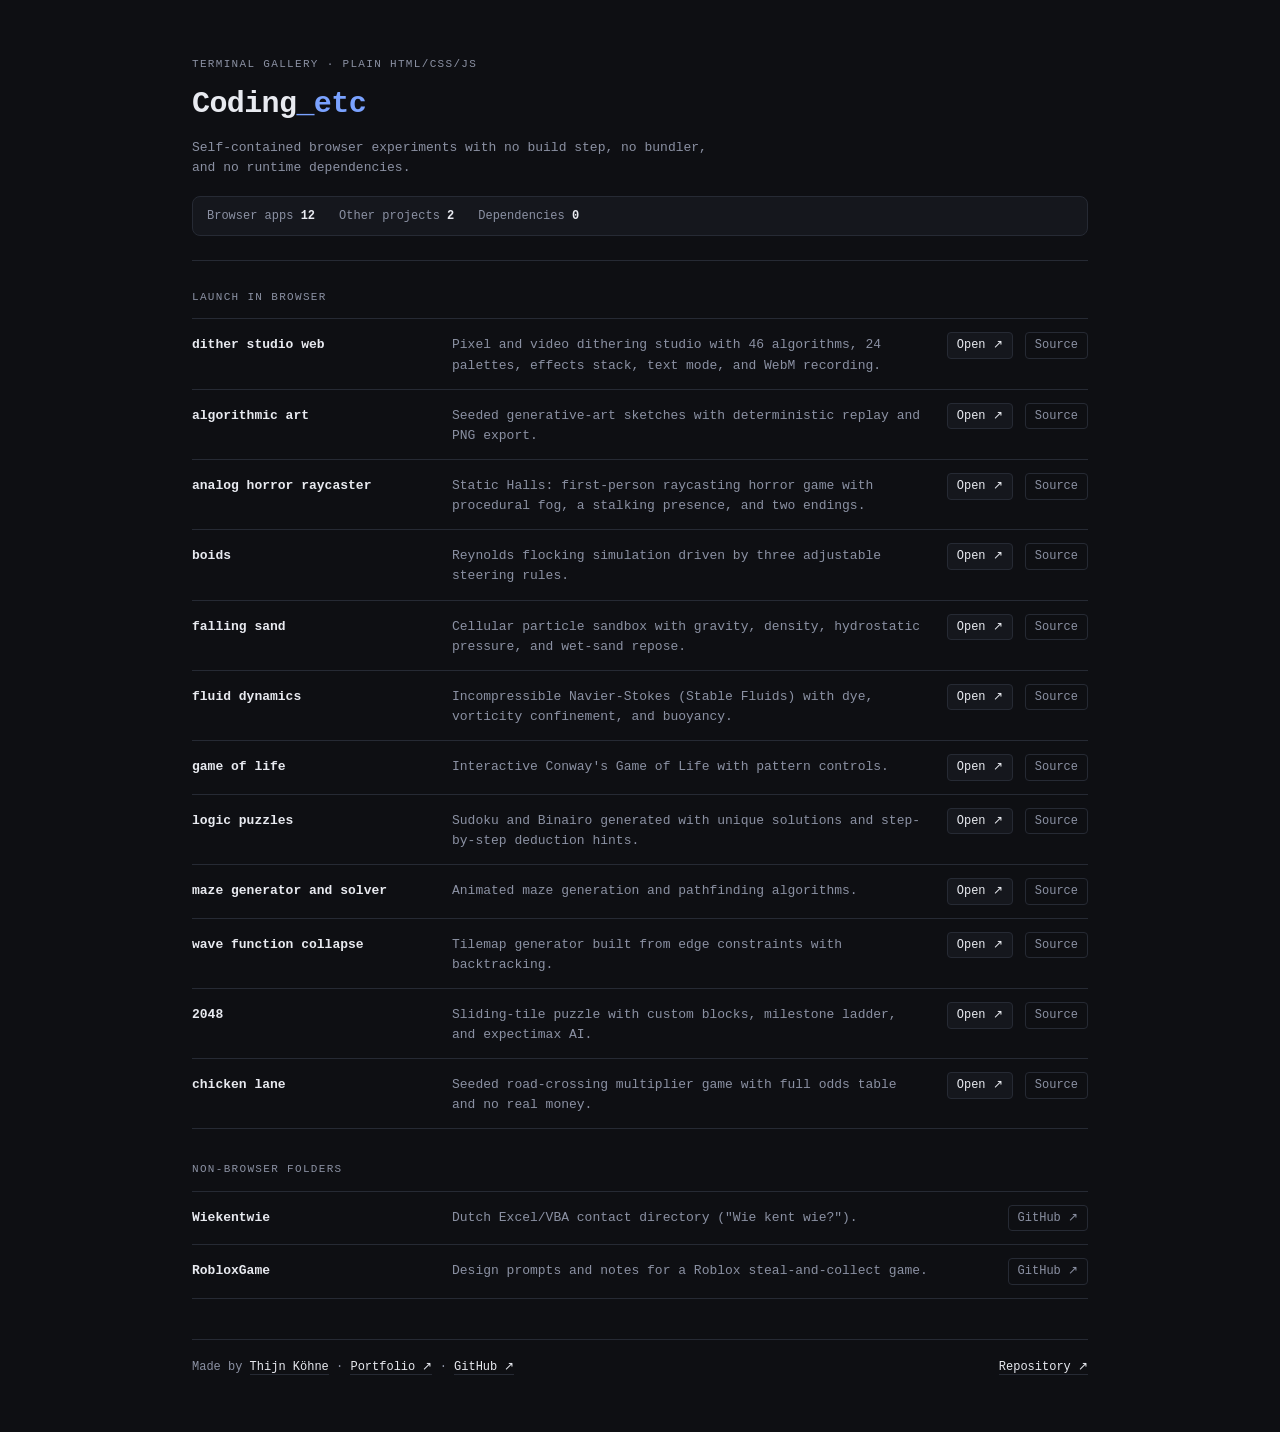
<file: index.html>
<!doctype html>
<html lang="en">
<head>
  <meta charset="utf-8" />
  <meta name="viewport" content="width=device-width, initial-scale=1" />
  <title>Coding_etc — Browser Experiments</title>
  <meta name="description" content="Self-contained, dependency-free browser simulations, games, and generative art in plain HTML, CSS, and JavaScript by Thijn Köhne." />
  <link rel="canonical" href="https://thijnperd.github.io/coding-etc/" />
  <link rel="icon" href="./favicon.svg" type="image/svg+xml" />
  <meta property="og:type" content="website" />
  <meta property="og:title" content="Coding_etc — Browser Experiments" />
  <meta property="og:description" content="Twelve self-contained browser simulations, games, and generative art experiments with zero dependencies." />
  <meta property="og:url" content="https://thijnperd.github.io/coding-etc/" />
  <style>
    :root {
      --bg: #0e0f13;
      --panel: #15171d;
      --panel-2: #1b1e26;
      --line: #262a34;
      --text: #e8eaf0;
      --muted: #8b91a3;
      --accent: #7aa2ff;
      --radius: 8px;
      --font: "SF Mono", "Cascadia Code", Consolas, "JetBrains Mono", Menlo, monospace;
    }

    *, *::before, *::after { box-sizing: border-box; }
    html, body { margin: 0; padding: 0; }
    body {
      min-height: 100vh;
      background: var(--bg);
      color: var(--text);
      font-family: var(--font);
      font-size: 13px;
      line-height: 1.55;
      -webkit-font-smoothing: antialiased;
    }

    a { color: inherit; }
    :focus-visible {
      outline: 2px solid var(--accent);
      outline-offset: 2px;
      border-radius: 2px;
    }

    .wrap {
      max-width: 960px;
      margin: 0 auto;
      padding: clamp(28px, 5vw, 56px) clamp(16px, 4vw, 32px);
    }

    header {
      padding-bottom: 24px;
      border-bottom: 1px solid var(--line);
      margin-bottom: 28px;
    }

    .kicker {
      margin: 0 0 8px;
      font-size: 11px;
      letter-spacing: 0.12em;
      text-transform: uppercase;
      color: var(--muted);
    }

    h1 {
      margin: 0 0 10px;
      font-size: clamp(22px, 3.2vw, 30px);
      font-weight: 600;
      letter-spacing: -0.02em;
    }

    h1 span { color: var(--accent); }

    .intro {
      margin: 0;
      max-width: 66ch;
      color: var(--muted);
    }

    .statusbar {
      display: flex;
      flex-wrap: wrap;
      gap: 10px 24px;
      margin-top: 18px;
      padding: 10px 14px;
      background: var(--panel);
      border: 1px solid var(--line);
      border-radius: var(--radius);
      font-size: 12px;
      color: var(--muted);
    }

    .statusbar b {
      color: var(--text);
      font-weight: 600;
    }

    .section-label {
      margin: 0 0 12px;
      font-size: 11px;
      letter-spacing: 0.12em;
      text-transform: uppercase;
      color: var(--muted);
    }

    .list {
      list-style: none;
      margin: 0;
      padding: 0;
      border-top: 1px solid var(--line);
    }

    .item {
      display: grid;
      grid-template-columns: minmax(210px, 240px) minmax(0, 1fr) auto;
      align-items: baseline;
      gap: 8px 20px;
      padding: 13px 0;
      border-bottom: 1px solid var(--line);
    }

    .item__title {
      font-weight: 600;
      color: var(--text);
      text-decoration: none;
    }

    .item__title:hover { color: var(--accent); }

    .item__desc {
      color: var(--muted);
      min-width: 0;
    }

    .item__actions {
      display: flex;
      gap: 12px;
      white-space: nowrap;
      font-size: 12px;
    }

    .btn-link {
      padding: 3px 9px;
      border: 1px solid var(--line);
      border-radius: 4px;
      background: var(--panel);
      color: var(--text);
      text-decoration: none;
      transition: border-color 140ms ease, color 140ms ease, background 140ms ease;
    }

    .btn-link:hover {
      border-color: var(--accent);
      color: var(--accent);
      background: var(--panel-2);
    }

    .btn-link--muted {
      color: var(--muted);
      background: transparent;
    }

    .other {
      margin-top: 32px;
    }

    footer {
      margin-top: 40px;
      padding-top: 18px;
      border-top: 1px solid var(--line);
      display: flex;
      flex-wrap: wrap;
      justify-content: space-between;
      gap: 10px 20px;
      font-size: 12px;
      color: var(--muted);
    }

    footer a {
      color: var(--text);
      text-decoration: none;
      border-bottom: 1px solid var(--line);
    }

    footer a:hover {
      color: var(--accent);
      border-color: var(--accent);
    }

    @media (max-width: 720px) {
      .item {
        grid-template-columns: 1fr;
        gap: 6px;
      }
      .item__actions {
        margin-top: 2px;
      }
    }

    @media (prefers-reduced-motion: reduce) {
      .btn-link { transition: none; }
    }
  </style>
</head>
<body>
  <div class="wrap">
    <header>
      <p class="kicker">Terminal Gallery · Plain HTML/CSS/JS</p>
      <h1>Coding<span>_etc</span></h1>
      <p class="intro">
        Self-contained browser experiments with no build step, no bundler, and no runtime dependencies.
      </p>
      <div class="statusbar">
        <span>Browser apps <b>12</b></span>
        <span>Other projects <b>2</b></span>
        <span>Dependencies <b>0</b></span>
      </div>
    </header>

    <main>
      <p class="section-label">Launch in browser</p>
      <ul class="list">
        <li class="item">
          <a class="item__title" href="./dither%20studio%20web/">dither studio web</a>
          <span class="item__desc">Pixel and video dithering studio with 46 algorithms, 24 palettes, effects stack, text mode, and WebM recording.</span>
          <span class="item__actions">
            <a class="btn-link" href="./dither%20studio%20web/">Open ↗</a>
            <a class="btn-link btn-link--muted" href="https://github.com/thijnperd/coding-etc/tree/main/dither%20studio%20web">Source</a>
          </span>
        </li>
        <li class="item">
          <a class="item__title" href="./algorithmic%20art/">algorithmic art</a>
          <span class="item__desc">Seeded generative-art sketches with deterministic replay and PNG export.</span>
          <span class="item__actions">
            <a class="btn-link" href="./algorithmic%20art/">Open ↗</a>
            <a class="btn-link btn-link--muted" href="https://github.com/thijnperd/coding-etc/tree/main/algorithmic%20art">Source</a>
          </span>
        </li>
        <li class="item">
          <a class="item__title" href="./analog%20horror%20raycaster/">analog horror raycaster</a>
          <span class="item__desc">Static Halls: first-person raycasting horror game with procedural fog, a stalking presence, and two endings.</span>
          <span class="item__actions">
            <a class="btn-link" href="./analog%20horror%20raycaster/">Open ↗</a>
            <a class="btn-link btn-link--muted" href="https://github.com/thijnperd/coding-etc/tree/main/analog%20horror%20raycaster">Source</a>
          </span>
        </li>
        <li class="item">
          <a class="item__title" href="./boids/">boids</a>
          <span class="item__desc">Reynolds flocking simulation driven by three adjustable steering rules.</span>
          <span class="item__actions">
            <a class="btn-link" href="./boids/">Open ↗</a>
            <a class="btn-link btn-link--muted" href="https://github.com/thijnperd/coding-etc/tree/main/boids">Source</a>
          </span>
        </li>
        <li class="item">
          <a class="item__title" href="./falling%20sand/">falling sand</a>
          <span class="item__desc">Cellular particle sandbox with gravity, density, hydrostatic pressure, and wet-sand repose.</span>
          <span class="item__actions">
            <a class="btn-link" href="./falling%20sand/">Open ↗</a>
            <a class="btn-link btn-link--muted" href="https://github.com/thijnperd/coding-etc/tree/main/falling%20sand">Source</a>
          </span>
        </li>
        <li class="item">
          <a class="item__title" href="./fluid%20dynamics/">fluid dynamics</a>
          <span class="item__desc">Incompressible Navier-Stokes (Stable Fluids) with dye, vorticity confinement, and buoyancy.</span>
          <span class="item__actions">
            <a class="btn-link" href="./fluid%20dynamics/">Open ↗</a>
            <a class="btn-link btn-link--muted" href="https://github.com/thijnperd/coding-etc/tree/main/fluid%20dynamics">Source</a>
          </span>
        </li>
        <li class="item">
          <a class="item__title" href="./game%20of%20life/">game of life</a>
          <span class="item__desc">Interactive Conway's Game of Life with pattern controls.</span>
          <span class="item__actions">
            <a class="btn-link" href="./game%20of%20life/">Open ↗</a>
            <a class="btn-link btn-link--muted" href="https://github.com/thijnperd/coding-etc/tree/main/game%20of%20life">Source</a>
          </span>
        </li>
        <li class="item">
          <a class="item__title" href="./logic%20puzzles/">logic puzzles</a>
          <span class="item__desc">Sudoku and Binairo generated with unique solutions and step-by-step deduction hints.</span>
          <span class="item__actions">
            <a class="btn-link" href="./logic%20puzzles/">Open ↗</a>
            <a class="btn-link btn-link--muted" href="https://github.com/thijnperd/coding-etc/tree/main/logic%20puzzles">Source</a>
          </span>
        </li>
        <li class="item">
          <a class="item__title" href="./maze%20generator%20and%20solver/">maze generator and solver</a>
          <span class="item__desc">Animated maze generation and pathfinding algorithms.</span>
          <span class="item__actions">
            <a class="btn-link" href="./maze%20generator%20and%20solver/">Open ↗</a>
            <a class="btn-link btn-link--muted" href="https://github.com/thijnperd/coding-etc/tree/main/maze%20generator%20and%20solver">Source</a>
          </span>
        </li>
        <li class="item">
          <a class="item__title" href="./wave%20function%20collapse/">wave function collapse</a>
          <span class="item__desc">Tilemap generator built from edge constraints with backtracking.</span>
          <span class="item__actions">
            <a class="btn-link" href="./wave%20function%20collapse/">Open ↗</a>
            <a class="btn-link btn-link--muted" href="https://github.com/thijnperd/coding-etc/tree/main/wave%20function%20collapse">Source</a>
          </span>
        </li>
        <li class="item">
          <a class="item__title" href="./2048/">2048</a>
          <span class="item__desc">Sliding-tile puzzle with custom blocks, milestone ladder, and expectimax AI.</span>
          <span class="item__actions">
            <a class="btn-link" href="./2048/">Open ↗</a>
            <a class="btn-link btn-link--muted" href="https://github.com/thijnperd/coding-etc/tree/main/2048">Source</a>
          </span>
        </li>
        <li class="item">
          <a class="item__title" href="./chicken%20lane/">chicken lane</a>
          <span class="item__desc">Seeded road-crossing multiplier game with full odds table and no real money.</span>
          <span class="item__actions">
            <a class="btn-link" href="./chicken%20lane/">Open ↗</a>
            <a class="btn-link btn-link--muted" href="https://github.com/thijnperd/coding-etc/tree/main/chicken%20lane">Source</a>
          </span>
        </li>
      </ul>

      <section class="other" aria-labelledby="other-title">
        <p class="section-label" id="other-title">Non-browser folders</p>
        <ul class="list">
          <li class="item">
            <a class="item__title" href="https://github.com/thijnperd/coding-etc/tree/main/Wiekentwie">Wiekentwie</a>
            <span class="item__desc">Dutch Excel/VBA contact directory ("Wie kent wie?").</span>
            <span class="item__actions">
              <a class="btn-link btn-link--muted" href="https://github.com/thijnperd/coding-etc/tree/main/Wiekentwie">GitHub ↗</a>
            </span>
          </li>
          <li class="item">
            <a class="item__title" href="https://github.com/thijnperd/coding-etc/tree/main/RobloxGame">RobloxGame</a>
            <span class="item__desc">Design prompts and notes for a Roblox steal-and-collect game.</span>
            <span class="item__actions">
              <a class="btn-link btn-link--muted" href="https://github.com/thijnperd/coding-etc/tree/main/RobloxGame">GitHub ↗</a>
            </span>
          </li>
        </ul>
      </section>
    </main>

    <footer>
      <span>Made by <a href="https://thijnperd.github.io/" target="_blank" rel="noopener noreferrer">Thijn Köhne</a> · <a href="https://thijnperd.github.io/" target="_blank" rel="noopener noreferrer">Portfolio ↗</a> · <a href="https://github.com/thijnperd" target="_blank" rel="noopener noreferrer">GitHub ↗</a></span>
      <span><a href="https://github.com/thijnperd/coding-etc" target="_blank" rel="noopener noreferrer">Repository ↗</a></span>
    </footer>
  </div>
</body>
</html>
</file>
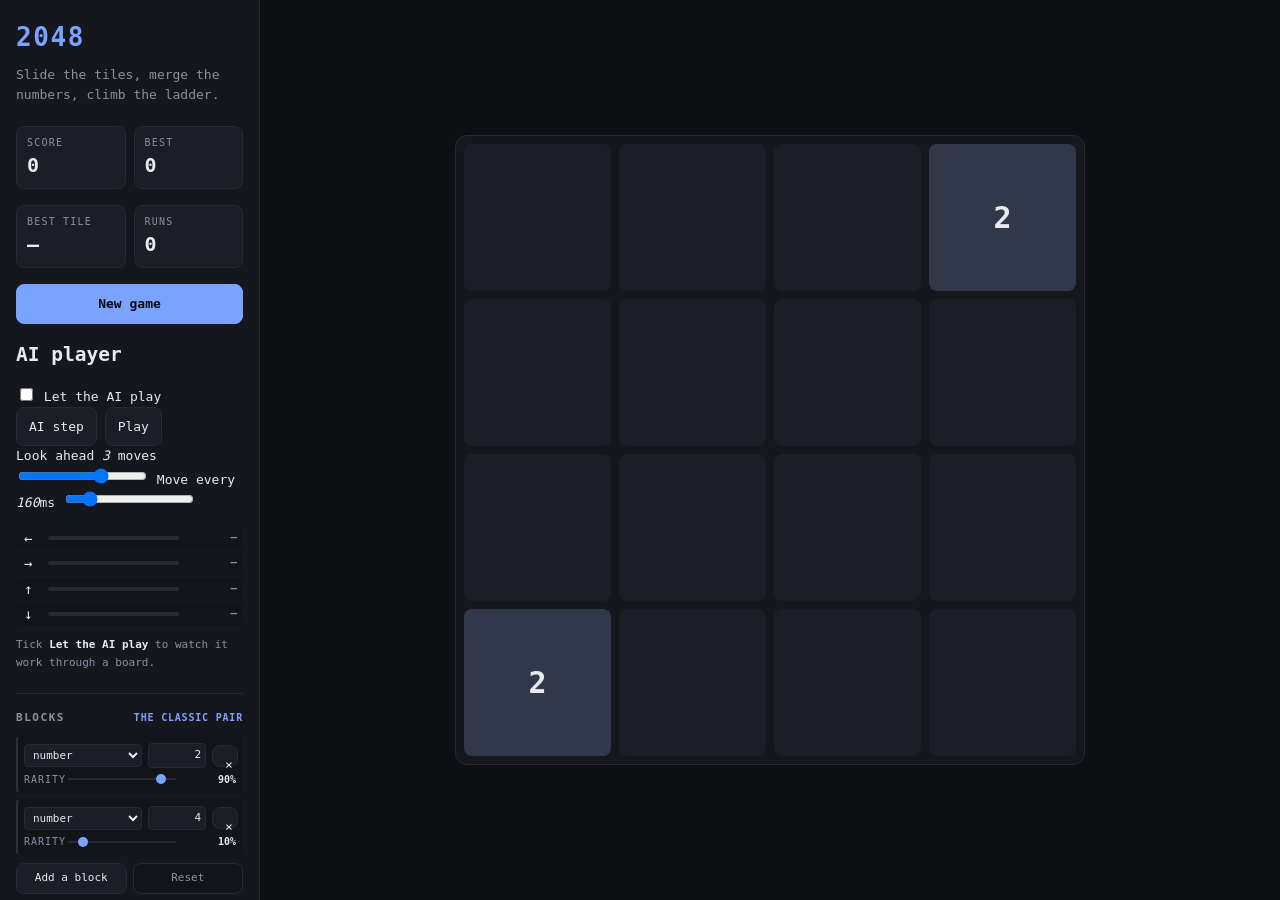
<file: 2048/index.html>
<!doctype html>
<html lang="en">
<head>
  <meta charset="utf-8" />
  <meta name="viewport" content="width=device-width, initial-scale=1" />
  <title>2048</title>
  <link rel="stylesheet" href="style.css" />
</head>
<body>
  <aside class="panel">
    <h1 class="brand">2048</h1>
    <p class="muted intro">Slide the tiles, merge the numbers, climb the ladder.</p>

    <div class="scores">
      <div class="score-box">
        <span>Score</span>
        <b id="score">0</b>
      </div>
      <div class="score-box">
        <span>Best</span>
        <b id="best">0</b>
      </div>
    </div>

    <div class="scores">
      <div class="score-box">
        <span>Best tile</span>
        <b id="best-tile">&mdash;</b>
      </div>
      <div class="score-box">
        <span>Runs</span>
        <b id="runs">0</b>
      </div>
    </div>

    <button id="new-game" class="btn btn-primary">New game</button>

    <h2 class="small">AI player</h2>
    <label class="check"><input type="checkbox" id="ai-mode" /> Let the AI play</label>
    <div class="buttons">
      <button id="ai-step" class="btn">AI step</button>
      <button id="ai-play" class="btn">Play</button>
    </div>
    <label class="field">
      <span>Look ahead <em id="ai-depth-value">3</em> moves</span>
      <input type="range" id="ai-depth" min="1" max="4" step="1" value="3" />
    </label>
    <label class="field">
      <span>Move every <em id="ai-speed-value">160</em>ms</span>
      <input type="range" id="ai-speed" min="50" max="800" step="10" value="160" />
    </label>

    <ol id="ai-candidates" class="chooser" aria-label="What the AI is weighing up"></ol>
    <p class="muted ai-why" id="ai-why">Tick <b>Let the AI play</b> to watch it work through a board.</p>
    <p class="muted ai-stats" id="ai-stats"></p>

    <section class="blocks">
      <h2 class="blocks-title">
        Blocks
        <span id="blocks-note-inline" class="ladder-next"></span>
      </h2>
      <ol id="blocks" class="blocks-list" aria-label="The tiles this board can spawn"></ol>
      <div class="buttons">
        <button id="block-add" class="btn">Add a block</button>
        <button id="block-reset" class="btn">Reset</button>
      </div>
      <p class="muted blocks-note" id="blocks-note">&nbsp;</p>
    </section>

    <section class="ladder">
      <h2 class="ladder-title">
        The ladder
        <span id="ladder-next" class="ladder-next"></span>
      </h2>
      <ol id="milestones" class="milestones"></ol>
      <p class="muted ladder-note" id="ladder-note">&nbsp;</p>
    </section>

    <p class="muted hint">
      Use the <b>arrow keys</b> (or <b>W A S D</b>) to slide the board. Equal
      tiles that meet merge into one. A new tile appears after every move.
      Reaching the goal rung is not the end &mdash; keep going.
    </p>
    <p class="muted hint status-line">Status: <b id="status">Playing</b></p>
  </aside>

  <main class="stage">
    <div class="board-wrap" id="board-wrap">
      <div id="board" class="board"></div>
      <div class="ai-badge" id="ai-badge" hidden>
        <b id="ai-badge-dir">&mdash;</b>
        <span id="ai-badge-text"></span>
      </div>
      <div id="overlay" class="overlay" hidden>
        <p id="overlay-text">Game over</p>
        <p id="overlay-sub" class="overlay-sub"></p>
        <div class="overlay-actions">
          <button id="overlay-continue" class="btn" hidden>Keep going</button>
          <button id="overlay-button" class="btn btn-primary">New game</button>
        </div>
      </div>
    </div>
  </main>

  <script src="game.js"></script>
  <script src="blocks.js"></script>
  <script src="ai.js"></script>
  <script src="app.js"></script>
</body>
</html>
</file>
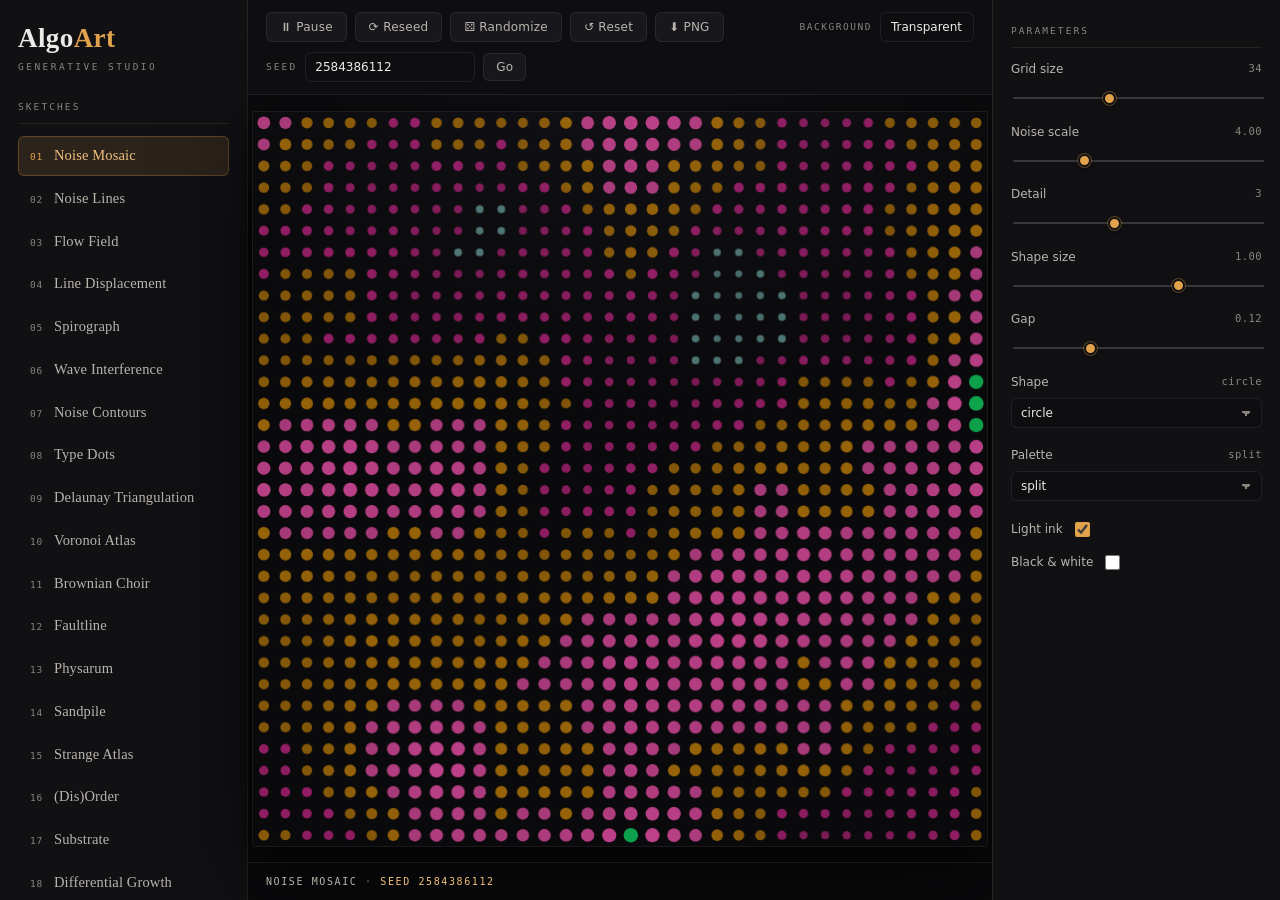
<file: algorithmic art/index.html>
<!DOCTYPE html>
<html lang="en">
<head>
<meta charset="utf-8">
<meta name="viewport" content="width=device-width, initial-scale=1">
<title>AlgoArt · generative studio</title>
<link rel="stylesheet" href="style.css">
</head>
<body>
  <aside class="panel panel-left">
    <header class="brand-block">
      <h1 class="brand">Algo<span>Art</span></h1>
      <p class="brand-sub">generative studio</p>
    </header>

    <p class="eyebrow">Sketches</p>
    <ul id="gallery" class="gallery"></ul>

    <div class="keymap">
      <p class="eyebrow">Keys</p>
      <ul class="key-list">
        <li><kbd>Space</kbd><span>pause / resume</span></li>
        <li><kbd>R</kbd><span>new seed</span></li>
        <li><kbd>P</kbd><span>randomize params</span></li>
        <li><kbd>0</kbd><span>reset params</span></li>
        <li><span class="kbd-pair"><kbd>←</kbd><kbd>→</kbd></span><span>switch sketch</span></li>
        <li><kbd>E</kbd><span>export PNG</span></li>
      </ul>
    </div>
  </aside>

  <main class="stage-wrap">
    <header class="toolbar">
      <div class="tool-group">
        <button id="btn-pause" type="button" title="Pause / resume (Space)">⏸ Pause</button>
        <button id="btn-reseed" type="button" title="New seed (R)">⟳ Reseed</button>
        <button id="btn-random" type="button" title="Randomize params (P)">⚄ Randomize</button>
        <button id="btn-reset" type="button" title="Reset params to defaults (0)">↺ Reset</button>
        <button id="btn-export" type="button" title="Save PNG (E)">⬇ PNG</button>
      </div>
      <span class="spacer"></span>
      <div class="background-group">
        <label for="background-mode">background</label>
        <select id="background-mode" aria-label="Artwork background">
          <option value="transparent">Transparent</option>
          <option value="dark">Dark</option>
          <option value="light">Light</option>
        </select>
      </div>
      <div class="seed-group">
        <label class="seed-label" for="seed-input">seed</label>
        <input id="seed-input" type="number" min="0" step="1" aria-label="Seed value">
        <button id="btn-seed" type="button" class="btn-quiet" title="Apply seed">Go</button>
      </div>
    </header>

    <div id="stage" class="stage">
      <canvas id="canvas" role="img" aria-label="Generated artwork"></canvas>
    </div>

    <footer id="hud" class="hud"></footer>
  </main>

  <aside class="panel panel-right">
    <p class="eyebrow">Parameters</p>
    <div id="params"></div>
  </aside>

  <!--
    App entry point.

    Load order matters for the `core/` files: `utils.js` must come before
    `engine.js` because the engine reaches for `window.Art.RNG` and
    `window.Art.Noise` during boot. Sketch files can appear in any order as
    long as both `core/*.js` have already loaded. Each sketch calls
    `Art.register(...)` during its own IIFE, and the engine renders the first
    one by default.

    No build step, no modules: this page is meant to run directly from
    `file://`.
  -->
  <script src="core/utils.js"></script>
  <script src="core/engine.js"></script>
  <!-- Gallery order intentionally builds from quieter studies to the most immersive pieces. -->
  <script src="sketches/noise-mosaic.js"></script>
  <script src="sketches/noise-lines.js"></script>
  <script src="sketches/flow-field.js"></script>
  <script src="sketches/line-displacement.js"></script>
  <script src="sketches/spirograph.js"></script>
  <script src="sketches/wave-interference.js"></script>
  <script src="sketches/noise-contours.js"></script>
  <script src="sketches/type-dots.js"></script>
  <script src="sketches/delaunay.js"></script>
  <script src="sketches/voronoi-atlas.js"></script>
  <script src="sketches/brownian-choir.js"></script>
  <script src="sketches/faultline.js"></script>
  <script src="sketches/physarum.js"></script>
  <script src="sketches/sandpile.js"></script>
  <script src="sketches/strange-atlas.js"></script>
  <script src="sketches/order-disorder.js"></script>
  <script src="sketches/substrate.js"></script>
  <script src="sketches/differential-growth.js"></script>
  <script src="sketches/epicycle.js"></script>
  <script src="sketches/meander.js"></script>
  <script src="sketches/recursive-basilica.js"></script>
  <script src="sketches/morphogenesis.js"></script>
  <script src="sketches/apotheosis.js"></script>
</body>
</html>
</file>
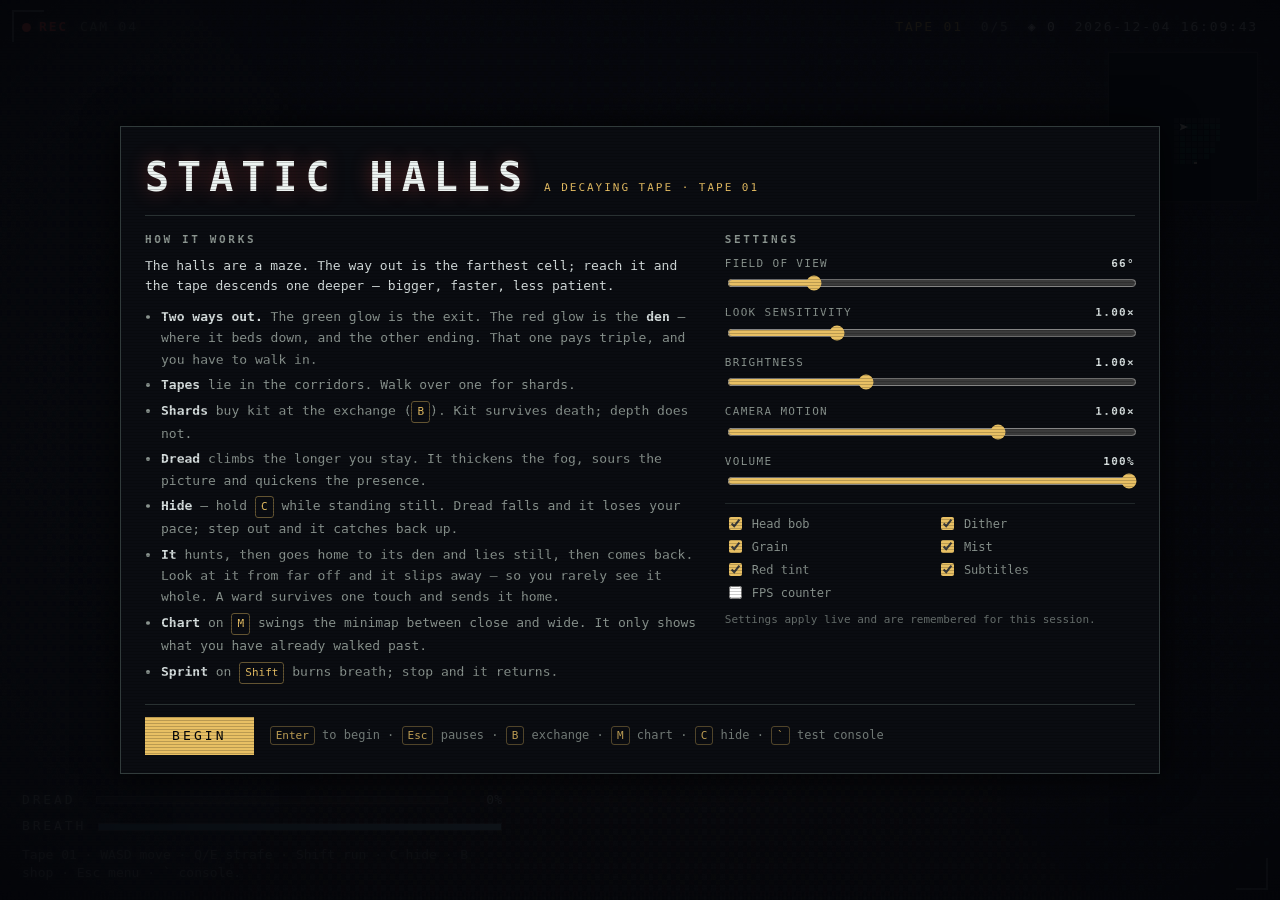
<file: analog horror raycaster/index.html>
<!doctype html>
<html lang="en">
<head>
  <meta charset="utf-8" />
  <meta name="viewport" content="width=device-width, initial-scale=1" />
  <title>Static Halls — Analog Horror Raycaster</title>
  <link rel="stylesheet" href="style.css" />
</head>
<body>
  <main class="screen">
    <canvas id="view"></canvas>
    <div class="crt" aria-hidden="true"></div>
    <div id="heartbeat" class="heartbeat" aria-hidden="true"></div>

    <div class="hud">
      <div class="hud-top">
        <span class="hud-top-left">
          <span class="rec"><i class="dot"></i>REC</span>
          <span class="cam">CAM 04</span>
          <span id="fps" class="fps" hidden>--</span>
        </span>
        <div class="hud-top-right">
          <span id="depth" class="depth">TAPE 01</span>
          <span id="tapes" class="tapes">0/0</span>
          <span id="shards" class="shards">&#9672; 0</span>
          <span id="clock" class="clock">----</span>
        </div>
      </div>

      <div class="center">
        <h1 id="message" class="message"></h1>
        <p id="submessage" class="submessage"></p>
      </div>

      <div class="hud-bottom">
        <p id="proximity" class="proximity" hidden></p>
        <p id="hidden-badge" class="hidden-badge" hidden>HIDING &mdash; DREAD FALLING</p>
        <div class="gauges">
          <div class="dread">
            <span class="dread-label">DREAD</span>
            <div class="dread-track"><div id="dread-fill" class="dread-fill"></div></div>
            <span id="dread-label" class="dread-value">0%</span>
          </div>
          <div class="dread stamina">
            <span id="stamina-label" class="dread-label">BREATH</span>
            <div class="dread-track"><div id="stamina-fill" class="dread-fill stamina-fill"></div></div>
          </div>
        </div>
        <p id="hint" class="hint"></p>
      </div>
    </div>

    <canvas id="minimap" class="minimap" width="150" height="150"></canvas>

    <!-- main menu + guide + settings -->
    <section id="menu" class="menu">
      <div class="menu-panel">
        <header class="menu-head">
          <h1 class="menu-title">STATIC HALLS</h1>
          <p class="menu-sub">a decaying tape &middot; tape <span id="menu-depth">01</span></p>
        </header>

        <div class="menu-cols">
          <div class="menu-guide">
            <h2>How it works</h2>
            <p class="menu-lede">
              The halls are a maze. The way out is the farthest cell; reach it and the
              tape descends one deeper &mdash; bigger, faster, less patient.
            </p>
            <ul>
              <li><b>Two ways out.</b> The green glow is the exit. The red glow is the <b>den</b> &mdash; where it beds down, and the other ending. That one pays triple, and you have to walk in.</li>
              <li><b>Tapes</b> lie in the corridors. Walk over one for shards.</li>
              <li><b>Shards</b> buy kit at the exchange (<kbd>B</kbd>). Kit survives death; depth does not.</li>
              <li><b>Dread</b> climbs the longer you stay. It thickens the fog, sours the picture and quickens the presence.</li>
              <li><b>Hide</b> &mdash; hold <kbd>C</kbd> while standing still. Dread falls and it loses your pace; step out and it catches back up.</li>
              <li><b>It</b> hunts, then goes home to its den and lies still, then comes back. Look at it from far off and it slips away &mdash; so you rarely see it whole. A ward survives one touch and sends it home.</li>
              <li><b>Chart</b> on <kbd>M</kbd> swings the minimap between close and wide. It only shows what you have already walked past.</li>
              <li><b>Sprint</b> on <kbd>Shift</kbd> burns breath; stop and it returns.</li>
            </ul>
          </div>

          <div class="menu-settings">
            <h2>Settings</h2>
            <label class="set">
              <span>Field of view <b id="set-fov-val">66&deg;</b></span>
              <input id="set-fov" type="range" min="55" max="110" step="1" value="66" />
            </label>
            <label class="set">
              <span>Look sensitivity <b id="set-sens-val">1.0&times;</b></span>
              <input id="set-sens" type="range" min="0.3" max="3" step="0.05" value="1" />
            </label>
            <label class="set">
              <span>Brightness <b id="set-bright-val">1.00&times;</b></span>
              <input id="set-bright" type="range" min="0.6" max="1.8" step="0.05" value="1" />
            </label>
            <label class="set">
              <span>Camera motion <b id="set-motion-val">1.00&times;</b></span>
              <input id="set-motion" type="range" min="0" max="1.5" step="0.05" value="1" />
            </label>
            <label class="set">
              <span>Volume <b id="set-vol-val">100%</b></span>
              <input id="set-vol" type="range" min="0" max="1" step="0.05" value="1" />
            </label>

            <div class="set-toggles">
              <label class="toggle"><input id="set-headbob" type="checkbox" checked /> Head bob</label>
              <label class="toggle"><input id="set-dither" type="checkbox" checked /> Dither</label>
              <label class="toggle"><input id="set-grain" type="checkbox" checked /> Grain</label>
              <label class="toggle"><input id="set-mist" type="checkbox" checked /> Mist</label>
              <label class="toggle"><input id="set-tint" type="checkbox" checked /> Red tint</label>
              <label class="toggle"><input id="set-subtitles" type="checkbox" checked /> Subtitles</label>
              <label class="toggle"><input id="set-fps" type="checkbox" /> FPS counter</label>
            </div>
            <p class="set-note">Settings apply live and are remembered for this session.</p>
          </div>
        </div>

        <footer class="menu-foot">
          <button id="menu-begin" class="menu-begin" type="button">BEGIN</button>
          <p class="menu-hint">
            <kbd>Enter</kbd> to begin &middot; <kbd>Esc</kbd> pauses &middot;
            <kbd>B</kbd> exchange &middot; <kbd>M</kbd> chart &middot; <kbd>C</kbd> hide &middot;
            <kbd>`</kbd> test console
          </p>
        </footer>
      </div>
    </section>

    <!-- secret test console -->
    <section id="admin" class="admin" hidden>
      <div class="admin-panel">
        <header class="admin-head">
          <h2>TEST CONSOLE</h2>
          <span class="admin-badge">not part of the tape</span>
          <span id="admin-fps" class="admin-fps">-- fps</span>
        </header>
        <div id="admin-body" class="admin-body"></div>
        <p id="admin-note" class="admin-note"></p>
        <pre id="admin-state" class="admin-state"></pre>
        <p class="admin-foot"><kbd>Esc</kbd> or <kbd>`</kbd> closes &middot; the game is paused while this is open</p>
      </div>
    </section>

    <section id="shop" class="shop" hidden>
      <div class="shop-panel">
        <header class="shop-head">
          <h2>EXCHANGE</h2>
          <span id="shop-shards" class="shop-shards">&#9672; 0</span>
        </header>
        <p class="shop-lede">Tapes pay shards. Shards buy kit. Kit keeps you alive in the deeper tapes.</p>
        <div id="shop-list" class="shop-list"></div>
        <p id="shop-note" class="shop-note"></p>
        <p class="shop-foot">press 1&ndash;9 to install &middot; B or ESC to close</p>
      </div>
    </section>
  </main>

  <script src="raycast.js"></script>
  <script src="app.js"></script>
</body>
</html>
</file>
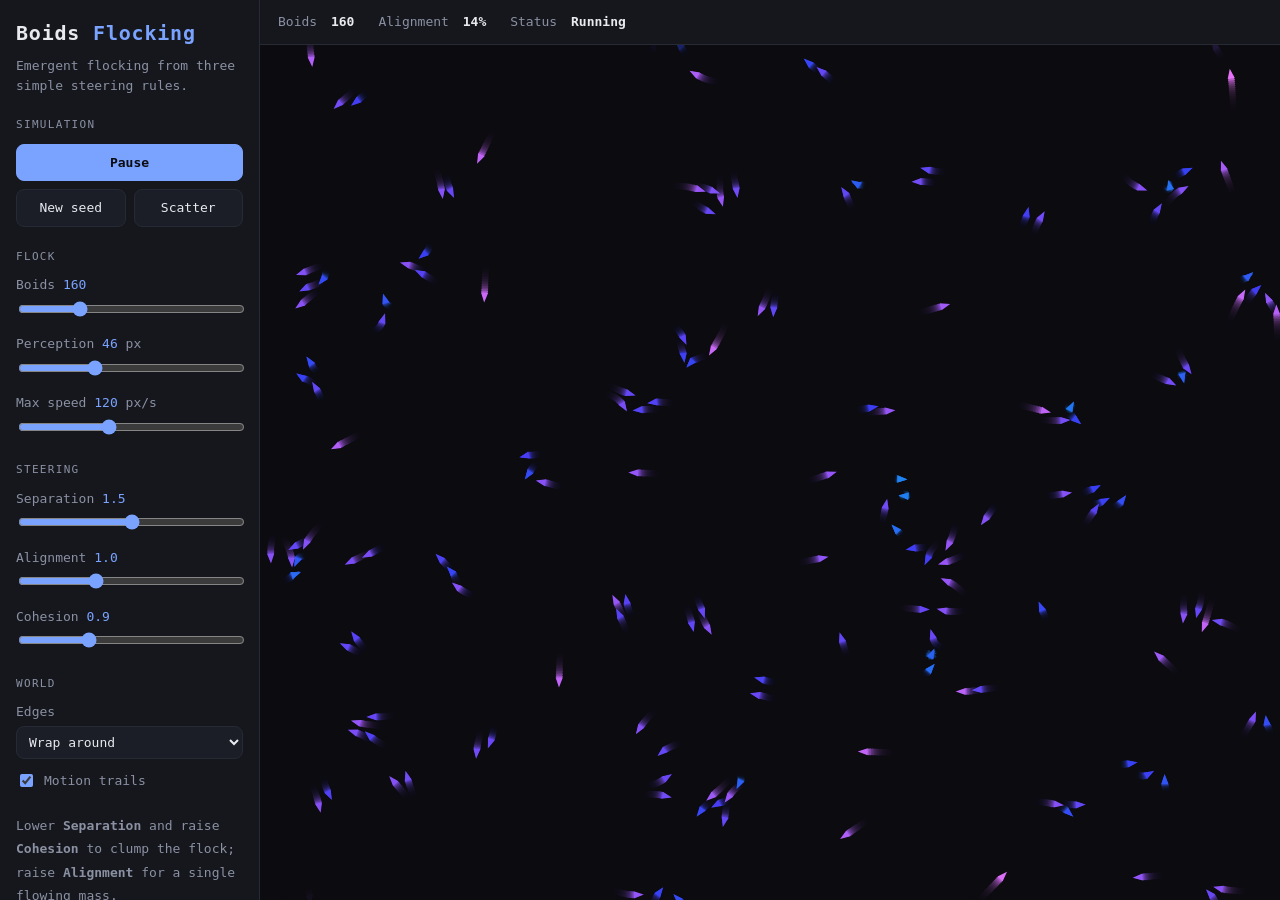
<file: boids/index.html>
<!doctype html>
<html lang="en">
<head>
  <meta charset="utf-8" />
  <meta name="viewport" content="width=device-width, initial-scale=1" />
  <title>Boids — Flocking Simulation</title>
  <link rel="stylesheet" href="style.css" />
</head>
<body>
  <aside class="panel">
    <h1 class="brand">Boids <span>Flocking</span></h1>
    <p class="muted intro">Emergent flocking from three simple steering rules.</p>

    <h2 class="small">Simulation</h2>
    <div class="buttons">
      <button id="pause" class="btn btn-primary">Pause</button>
      <button id="new-seed" class="btn">New seed</button>
      <button id="scatter" class="btn">Scatter</button>
    </div>

    <h2 class="small">Flock</h2>
    <label class="field">
      <span>Boids <em id="count-value">160</em></span>
      <input type="range" id="count" min="10" max="600" step="10" value="160" />
    </label>
    <label class="field">
      <span>Perception <em id="perception-value">46</em> px</span>
      <input type="range" id="perception" min="10" max="120" step="1" value="46" />
    </label>
    <label class="field">
      <span>Max speed <em id="max-speed-value">120</em> px/s</span>
      <input type="range" id="max-speed" min="30" max="260" step="5" value="120" />
    </label>

    <h2 class="small">Steering</h2>
    <label class="field">
      <span>Separation <em id="separation-value">1.5</em></span>
      <input type="range" id="separation" min="0" max="3" step="0.1" value="1.5" />
    </label>
    <label class="field">
      <span>Alignment <em id="alignment-value">1.0</em></span>
      <input type="range" id="alignment" min="0" max="3" step="0.1" value="1.0" />
    </label>
    <label class="field">
      <span>Cohesion <em id="cohesion-value">0.9</em></span>
      <input type="range" id="cohesion" min="0" max="3" step="0.1" value="0.85" />
    </label>

    <h2 class="small">World</h2>
    <label class="field">
      <span>Edges</span>
      <select id="edge">
        <option value="wrap" selected>Wrap around</option>
        <option value="bounce">Bounce</option>
      </select>
    </label>
    <label class="check"><input type="checkbox" id="trails" checked /> Motion trails</label>

    <p class="muted hint">
      Lower <b>Separation</b> and raise <b>Cohesion</b> to clump the flock;
      raise <b>Alignment</b> for a single flowing mass.<br /><br />
      Keys: <b>Space</b> play/pause · <b>N</b> new seed
    </p>
  </aside>

  <main class="stage">
    <header class="statusbar">
      <span>Boids <b id="stat-count">—</b></span>
      <span>Alignment <b id="stat-align">—</b></span>
      <span>Status <b id="stat-status">Running</b></span>
    </header>
    <div id="canvas-wrap" class="canvas-wrap">
      <canvas id="canvas"></canvas>
    </div>
  </main>

  <script src="boids.js"></script>
  <script src="app.js"></script>
</body>
</html>
</file>
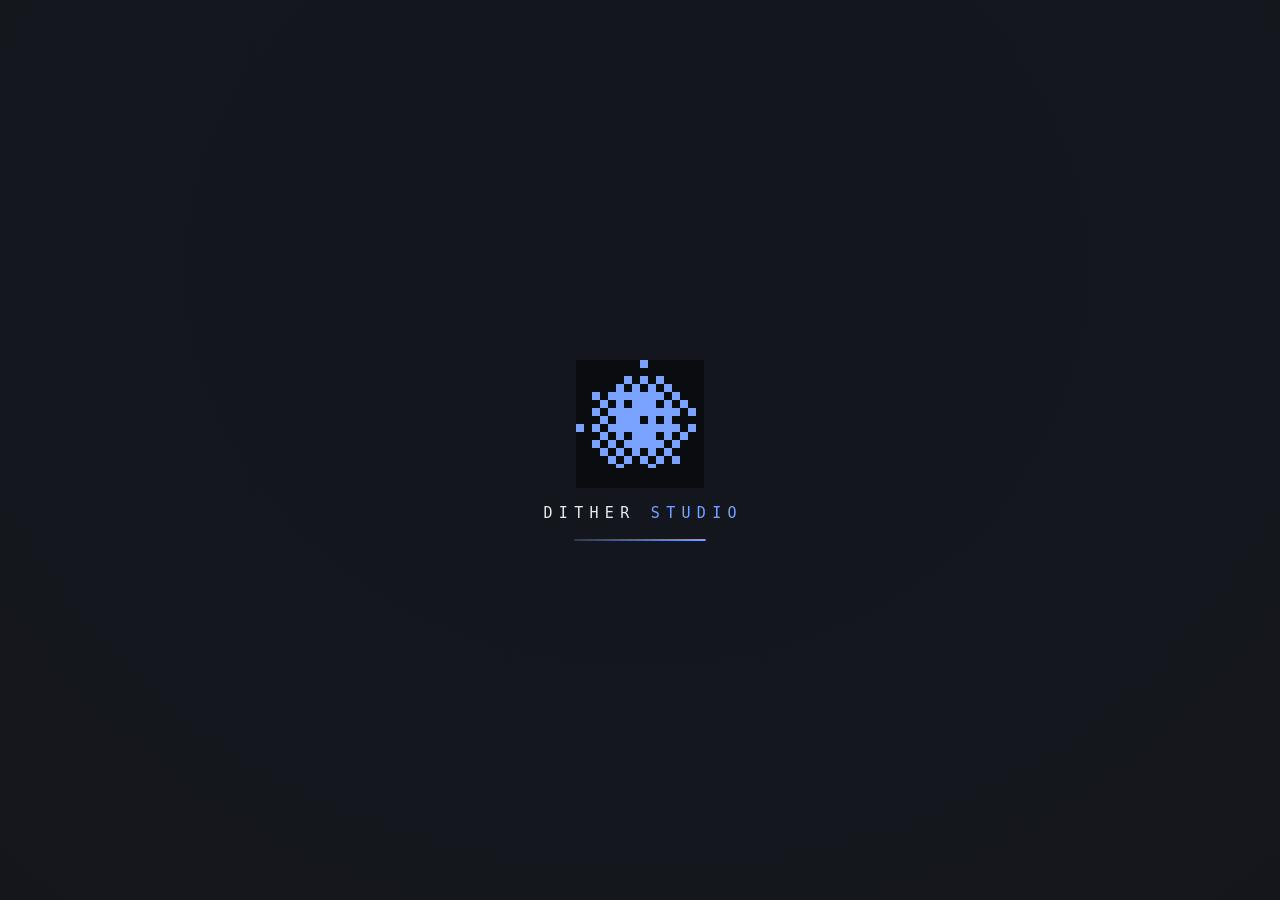
<file: dither studio web/index.html>
<!doctype html>
<html lang="en">
<head>
  <meta charset="utf-8" />
  <!-- viewport-fit=cover lets the console reach into the notch and the home
       indicator; the padding that keeps it clear of them is the safe-area part
       of the responsive section in style.css. -->
  <meta name="viewport" content="width=device-width, initial-scale=1, viewport-fit=cover" />
  <title>Dither Studio — image dithering</title>
  <link rel="stylesheet" href="style.css" />
  <link rel="icon" type="image/svg+xml" href="favicon.svg">
  <link rel="icon" type="image/png" href="icon-192.png">
  <link rel="apple-touch-icon" href="icon-192.png">
</head>
<body>
  <!-- splash -->
  <!-- The startup screen: the app's own dithered mark assembles itself like
       a screen pass, the wordmark inks in underneath, and the overlay lifts to
       reveal the console. Self-contained (inline style and script, the mark's
       dots are data below), it plays once per browser session and holds still
       for reduced motion. -->
  <div id="splash" aria-hidden="true">
    <canvas id="splash-mark"></canvas>
    <p class="splash-word">Dither <span>Studio</span></p>
    <span class="splash-rule"></span>
  </div>

  <style>
    #splash {
      position: fixed; inset: 0; z-index: 99;
      display: grid; place-items: center; align-content: center; row-gap: 18px;
      background:
        radial-gradient(120% 150% at 50% 30%, #14161e 0%, var(--panel) 58%, var(--well) 100%);
      transition: opacity 420ms ease 60ms, visibility 0s linear 480ms;
    }
    #splash[data-gone="1"] { opacity: 0; visibility: hidden; }
    #splash canvas { width: 128px; height: 128px; image-rendering: pixelated; }
    .splash-word {
      margin: 0; font: 500 15px/1 var(--font); letter-spacing: 0.42em; text-indent: 0.42em;
      text-transform: uppercase; color: var(--text);
      opacity: 0; transform: translateY(6px);
      transition: opacity 390ms ease, transform 390ms ease;
    }
    .splash-word span { color: var(--accent); }
    .splash-rule {
      width: 132px; height: 2px; border-radius: 2px; overflow: hidden; display: block;
      background: rgba(255, 255, 255, 0.07); position: relative;
    }
    .splash-rule::after {
      content: ""; position: absolute; inset: 0; width: 0; border-radius: 2px;
      background: linear-gradient(90deg, rgba(122, 162, 255, 0.15), var(--accent));
      transition: width 540ms ease;
    }
    #splash[data-word="1"] .splash-word { opacity: 1; transform: none; }
    #splash[data-word="1"] .splash-rule::after { width: 100%; }
    @media (prefers-reduced-motion: reduce) {
      #splash { transition: none; }
      .splash-word, .splash-rule::after { transition: none; }
    }
  </style>

  <script>
  (function () {
    'use strict';
    var el = document.getElementById('splash');
    if (!el) return;
    var skip = false;
    try { skip = sessionStorage.getItem('dither-studio.splash') === 'seen'; } catch (e) {}
    if (skip) { el.setAttribute('data-gone', '1'); return; }

    // The mark: the app's own proof (tools/make-icons.js), 98 dither rects.
    var DOTS = [[16,0,2,1],[16,1,2,1],[12,4,2,1],[16,4,2,1],[20,4,2,1],[12,5,2,1],[16,5,2,1],[20,5,2,1],[10,6,2,1],[14,6,2,1],[18,6,2,1],[22,6,2,1],[10,7,2,1],[14,7,2,1],[18,7,2,1],[22,7,2,1],[4,8,2,1],[8,8,14,1],[24,8,2,1],[4,9,2,1],[8,9,14,1],[24,9,2,1],[6,10,2,1],[10,10,2,1],[14,10,6,1],[22,10,2,1],[26,10,2,1],[6,11,2,1],[10,11,2,1],[14,11,6,1],[22,11,2,1],[26,11,2,1],[4,12,2,1],[8,12,18,1],[28,12,2,1],[4,13,2,1],[8,13,18,1],[28,13,2,1],[6,14,2,1],[10,14,6,1],[18,14,2,1],[22,14,2,1],[6,15,2,1],[10,15,6,1],[18,15,2,1],[22,15,2,1],[0,16,2,1],[4,16,2,1],[8,16,18,1],[28,16,2,1],[0,17,2,1],[4,17,2,1],[8,17,18,1],[28,17,2,1],[6,18,2,1],[10,18,2,1],[14,18,6,1],[22,18,2,1],[26,18,2,1],[6,19,2,1],[10,19,2,1],[14,19,6,1],[22,19,2,1],[26,19,2,1],[4,20,2,1],[8,20,2,1],[12,20,10,1],[24,20,2,1],[4,21,2,1],[8,21,2,1],[12,21,10,1],[24,21,2,1],[6,22,2,1],[10,22,2,1],[14,22,2,1],[18,22,2,1],[22,22,2,1],[6,23,2,1],[10,23,2,1],[14,23,2,1],[18,23,2,1],[22,23,2,1],[8,24,2,1],[12,24,2,1],[16,24,2,1],[20,24,2,1],[24,24,2,1],[8,25,2,1],[12,25,2,1],[16,25,2,1],[20,25,2,1],[24,25,2,1],[10,26,2,1],[18,26,2,1],[10,27,2,1],[18,27,2,1],[12,28,2,1],[12,29,2,1]];
    var INK = '#7aa2ff';

    var cv = document.getElementById('splash-mark');
    var ctx = cv.getContext('2d');
    var S = 32;                       // the mark's own grid
    var SCALE = 4;                    // drawn at 128px
    cv.width = S * SCALE; cv.height = S * SCALE;
    ctx.scale(SCALE, SCALE);

    var reduced = window.matchMedia('(prefers-reduced-motion: reduce)').matches;
    var DONE = 1500, WORD = 620, HOLD = 2000;

    function paint(count) {
      ctx.clearRect(0, 0, S, S);
      ctx.fillStyle = '#0b0c10'; ctx.fillRect(0, 0, S, S);
      ctx.fillStyle = INK;
      for (var i = 0; i < count && i < DOTS.length; i++) {
        var d = DOTS[i];
        ctx.fillRect(d[0], d[1], d[2], d[3]);
      }
    }

    var worded = false;
    function finish() {
      el.setAttribute('data-word', '1');
      setTimeout(function () {
        el.setAttribute('data-gone', '1');
        try { sessionStorage.setItem('dither-studio.splash', 'seen'); } catch (e) {}
      }, HOLD - 100);
    }

    if (reduced) { paint(DOTS.length); finish(); return; }

    var start = null;
    function tick(now) {
      if (start === null) start = now;
      var t = now - start;
      // The dots land in dither order (top-down, scattered by the press), so
      // the mark reads as a screen resolving rather than a list filling in.
      paint(Math.round((t / DONE) * DOTS.length));
      if (!worded && t >= WORD) { worded = true; el.setAttribute('data-word', '1'); }
      if (t < HOLD) requestAnimationFrame(tick);
      else {
        paint(DOTS.length);
        el.setAttribute('data-gone', '1');
        try { sessionStorage.setItem('dither-studio.splash', 'seen'); } catch (e) {}
      }
    }
    requestAnimationFrame(tick);
  }());
  </script>

  <!-- data-console is the shell's own state: on a phone the console collapses
       to the bar below and expands to the whole rail. Above 720px the attribute
       is ignored, so the desktop console is untouched. -->
  <aside class="panel" id="panel" data-console="open">
    <header class="rail-head">
      <h1 class="brand">Dither <span>Studio</span></h1>
      <p class="tagline">Offline dithering press — images, video, print</p>
      <button class="console-toggle" id="console-toggle" type="button"
              aria-expanded="true" aria-controls="rail">
        <span class="console-toggle-label">Console</span>
        <span class="console-toggle-note" id="console-toggle-note">Source</span>
        <span class="caret" aria-hidden="true">▾</span>
      </button>
    </header>

    <!-- Station chips: the rail is tall, so it is also a row of links. -->
    <nav class="jump" id="jump" aria-label="Sections"></nav>

    <div class="rail-scroll" id="rail">
      <section class="group" id="g-source" data-group="source" data-open="true">
        <button class="group-head" type="button" aria-expanded="true">
          <span class="group-name">Source</span>
          <span class="group-note" id="note-source">Built-in source</span>
          <span class="caret" aria-hidden="true">▾</span>
        </button>
        <div class="group-body">
          <div class="buttons">
            <button id="open" class="btn btn-primary">Open image…</button>
            <button id="demo" class="btn">Built-in source</button>
          </div>
          <input type="file" id="file" accept="image/*" hidden />
          <p class="hint">Drop an image on the stage, or paste with <b>Ctrl+V</b>.</p>
        </div>
      </section>

      <section class="group" id="g-press" data-group="press" data-open="true">
        <button class="group-head" type="button" aria-expanded="true">
          <span class="group-name">Press</span>
          <span class="group-note" id="note-press">—</span>
          <span class="caret" aria-hidden="true">▾</span>
        </button>
        <div class="group-body">
          <div class="row-stepper">
            <select id="algorithm" aria-label="Algorithm"></select>
            <button class="btn btn-step" id="algorithm-prev" type="button" title="Previous algorithm">◀</button>
            <button class="btn btn-step" id="algorithm-next" type="button" title="Next algorithm">▶</button>
          </div>
          <div class="row-stepper">
            <select id="palette" aria-label="Palette"></select>
            <button class="btn btn-step" id="palette-prev" type="button" title="Previous palette">◀</button>
            <button class="btn btn-step" id="palette-next" type="button" title="Next palette">▶</button>
          </div>
          <div class="swatches" id="swatches" aria-label="Palette inks"></div>
          <label class="field">
            <span>Pixel size <em id="pixel-size-value">2</em></span>
            <input type="range" id="pixel-size" min="1" max="16" step="1" value="2" />
          </label>
          <label class="field" id="threshold-row">
            <span>Threshold <em id="threshold-value">128</em></span>
            <input type="range" id="threshold" min="0" max="255" step="1" value="128" />
          </label>
          <label class="field">
            <span>Strength <em id="strength-value">100</em>%</span>
            <input type="range" id="strength" min="0" max="200" step="1" value="100" />
          </label>
          <label class="field" id="smooth-row" hidden>
            <span>Smoothness <em id="smooth-value">3</em></span>
            <input type="range" id="smooth" min="1" max="12" step="1" value="3" />
          </label>
          <label class="field" id="flow-row" hidden>
            <span>Flow <em id="flow-value">60</em></span>
            <input type="range" id="flow" min="0" max="100" step="1" value="60" />
          </label>
          <label class="field" id="streak-row" hidden>
            <span>Streak <em id="streak-value">0</em></span>
            <input type="range" id="streak" min="0" max="100" step="1" value="0" />
          </label>
          <label class="check"><input type="checkbox" id="serpentine" /> Serpentine sweep</label>
          <div class="seed-row">
            <input type="number" id="seed" min="0" max="4294967295" step="1" value="20261008" aria-label="Seed" />
            <button id="reseed" class="btn btn-step" type="button" title="New seed">⟳</button>
          </div>
          <p class="hint">Strength scales the screen away from mid-grey; the seed drives
            every random stage. Masks stay fixed.</p>
        </div>
      </section>

      <section class="group" id="g-tone" data-group="tone" data-open="false">
        <button class="group-head" type="button" aria-expanded="false">
          <span class="group-name">Tone</span>
          <span class="group-note" id="note-tone">neutral</span>
          <span class="caret" aria-hidden="true">▾</span>
        </button>
        <div class="group-body">
          <label class="field">
            <span>Black point <em id="black-value">0</em></span>
            <input type="range" id="black" min="0" max="128" step="1" value="0" />
          </label>
          <label class="field">
            <span>White point <em id="white-value">255</em></span>
            <input type="range" id="white" min="128" max="255" step="1" value="255" />
          </label>
          <label class="field">
            <span>Gamma <em id="gamma-value">1.00</em></span>
            <input type="range" id="gamma" min="0.3" max="3" step="0.02" value="1" />
          </label>
          <label class="field">
            <span>Brightness <em id="brightness-value">1.00</em></span>
            <input type="range" id="brightness" min="0.5" max="1.5" step="0.01" value="1" />
          </label>
          <label class="field">
            <span>Contrast <em id="contrast-value">1.00</em></span>
            <input type="range" id="contrast" min="0.5" max="1.5" step="0.01" value="1" />
          </label>
          <label class="field">
            <span>Saturation <em id="saturation-value">1.00</em></span>
            <input type="range" id="saturation" min="0" max="2" step="0.01" value="1" />
          </label>
          <label class="field">
            <span>Hue <em id="hue-value">0°</em></span>
            <input type="range" id="hue" min="-180" max="180" step="1" value="0" />
          </label>
        </div>
      </section>

      <section class="group" id="g-ink" data-group="ink" data-open="false">
        <button class="group-head" type="button" aria-expanded="false">
          <span class="group-name">Ink</span>
          <span class="group-note" id="note-ink">none</span>
          <span class="caret" aria-hidden="true">▾</span>
        </button>
        <div class="group-body">
          <label class="field">
            <span>Tone map</span>
            <select id="tone-map"></select>
          </label>
          <div class="ink-row" id="ink-custom" hidden>
            <label class="inline">
              <span>Ink</span>
              <input type="color" id="tone-ink" value="#000000" />
            </label>
            <label class="inline">
              <span>Paper</span>
              <input type="color" id="tone-paper" value="#ffffff" />
            </label>
          </div>
          <label class="field">
            <span>Alpha</span>
            <select id="alpha-mode">
              <option value="matte" selected>Flatten onto paper</option>
              <option value="sharpen">Dither the matte</option>
              <option value="keep">Keep as PNG alpha</option>
            </select>
          </label>
          <p class="hint">Tone maps re-ink the finished dither, so 1-bit stays exactly
            two inks. Alpha decides what happens to transparency.</p>
        </div>
      </section>

      <section class="group" id="g-detail" data-group="detail" data-open="false">
        <button class="group-head" type="button" aria-expanded="false">
          <span class="group-name">Detail</span>
          <span class="group-note" id="note-detail">none</span>
          <span class="caret" aria-hidden="true">▾</span>
        </button>
        <div class="group-body">
          <label class="field">
            <span>Blur <em id="blur-value">0</em></span>
            <input type="range" id="blur" min="0" max="4" step="0.5" value="0" />
          </label>
          <label class="field">
            <span>Sharpen <em id="sharpen-value">0.00</em></span>
            <input type="range" id="sharpen" min="0" max="2" step="0.05" value="0" />
          </label>
          <label class="check"><input type="checkbox" id="denoise" /> Denoise (3×3 median)</label>
        </div>
      </section>

      <section class="group" id="g-effects" data-group="effects" data-open="false">
        <button class="group-head" type="button" aria-expanded="false">
          <span class="group-name">Effects</span>
          <span class="group-note" id="note-effects">none</span>
          <span class="caret" aria-hidden="true">▾</span>
        </button>
        <div class="group-body">
          <label class="field">
            <span>Add to the stack</span>
            <select id="effect-add"><option value="">Choose an effect…</option></select>
          </label>
          <div class="stack" id="effect-list"></div>
          <p class="hint">Effects run top to bottom after the dither. Add what you need,
            reorder with the arrows.</p>
        </div>
      </section>

      <section class="group" id="g-glow" data-group="glow" data-open="false">
        <button class="group-head" type="button" aria-expanded="false">
          <span class="group-name">Glow</span>
          <span class="group-note" id="note-glow">off</span>
          <span class="caret" aria-hidden="true">▾</span>
        </button>
        <div class="group-body">
          <label class="field">
            <span>Radius <em id="glow-radius-value">0</em></span>
            <input type="range" id="glow-radius" min="0" max="8" step="1" value="0" />
          </label>
          <label class="field">
            <span>Intensity <em id="glow-intensity-value">0</em></span>
            <input type="range" id="glow-intensity" min="0" max="100" step="1" value="0" />
          </label>
        </div>
      </section>

      <section class="group" id="g-motion" data-group="motion" data-open="false">
        <button class="group-head" type="button" aria-expanded="false">
          <span class="group-name">Motion</span>
          <span class="group-note" id="note-motion">no source</span>
          <span class="caret" aria-hidden="true">▾</span>
        </button>
        <div class="group-body">
          <div class="buttons">
            <button id="video-webcam" class="btn">Webcam</button>
            <button id="video-open" class="btn">Open video…</button>
          </div>
          <input type="file" id="video-file" accept="video/*" hidden />
          <label class="field" id="video-fps-row" hidden>
            <span>Frame rate <em id="video-fps-value">12</em> fps</span>
            <input type="range" id="video-fps" min="1" max="30" step="1" value="12" />
          </label>
          <label class="field" id="video-temporal-row" hidden>
            <span>Temporal dither</span>
            <select id="video-temporal">
              <option value="freeze">Frozen — one stable screen</option>
              <option value="shimmer" selected>Shimmer — reshuffle every frame</option>
              <option value="crawl">Crawl — the screen scrolls</option>
            </select>
          </label>
          <div class="buttons buttons-1" id="video-record-row" hidden>
            <button id="video-record" class="btn">● Record WebM</button>
          </div>
          <p class="hint" id="video-note">Play a clip or the webcam through the press.
            Transport and frame readout sit under the viewport.</p>
        </div>
      </section>

      <section class="group" id="g-type" data-group="type" data-open="false">
        <button class="group-head" type="button" aria-expanded="false">
          <span class="group-name">Type</span>
          <span class="group-note" id="note-type">off</span>
          <span class="caret" aria-hidden="true">▾</span>
        </button>
        <div class="group-body">
          <label class="check"><input type="checkbox" id="text-mode" /> Print with characters</label>
          <label class="field" id="text-charset-row" hidden>
            <span>Ramp</span>
            <select id="text-charset"></select>
          </label>
          <label class="field" id="text-size-row" hidden>
            <span>Cell <em id="text-size-value">10</em> px</span>
            <input type="range" id="text-size" min="6" max="24" step="1" value="10" />
          </label>
          <div class="buttons buttons-1" id="text-export-row" hidden>
            <button id="export-txt" class="btn">Export .txt</button>
          </div>
        </div>
      </section>

      <section class="group" id="g-preset" data-group="preset" data-open="false">
        <button class="group-head" type="button" aria-expanded="false">
          <span class="group-name">Presets</span>
          <span class="group-note" id="note-preset">21 recipes</span>
          <span class="caret" aria-hidden="true">▾</span>
        </button>
        <div class="group-body">
          <label class="field">
            <span>Recipe</span>
            <select id="preset"></select>
          </label>
          <div class="buttons">
            <button id="preset-export" class="btn">Export JSON</button>
            <button id="preset-import" class="btn">Import JSON</button>
          </div>
          <input type="file" id="preset-file" accept="application/json,.json" hidden />
        </div>
      </section>
    </div>

    <p class="rail-hint">
      Hold <b>C</b> compare · <b>+</b> / <b>−</b> zoom · <b>0</b> fit · <b>R</b> fresh recipe
    </p>
  </aside>

  <main class="stage">
    <header class="statusbar">
      <span>File <b id="stat-file">untitled</b></span>
      <span>Size <b id="stat-size">—</b></span>
      <span>Algorithm <b id="stat-algorithm">—</b></span>
      <span>Palette <b id="stat-palette">—</b></span>
      <span>Colors <b id="stat-colors">—</b></span>
      <span>Render <b id="stat-render">—</b></span>
      <span>Status <b id="stat-status">Ready</b></span>
    </header>

    <div class="toolbar">
      <button id="zoom-out" class="btn btn-mini" title="Zoom out (−)">−</button>
      <button id="zoom-fit" class="btn btn-mini" title="Fit (0)">Fit</button>
      <button id="zoom-in" class="btn btn-mini" title="Zoom in (+)">+</button>
      <span class="muted readout">Zoom <b id="stat-zoom">Fit</b></span>
      <button id="compare" class="btn btn-mini" title="Hold to compare (C)">Hold to compare</button>
      <button id="random" class="btn btn-mini" title="Roll a fresh recipe (R)">Random</button>
      <span class="grow"></span>
      <button id="copy" class="btn btn-mini">Copy PNG</button>
      <label class="inline">
        <span>Export</span>
        <select id="export-scale">
          <option value="1" selected>1×</option>
          <option value="2">2×</option>
          <option value="4">4×</option>
          <option value="8">8×</option>
        </select>
      </label>
      <button id="export" class="btn btn-mini btn-primary">PNG</button>
    </div>

    <div id="canvas-wrap" class="canvas-wrap">
      <div class="canvas-frame">
        <canvas id="canvas" role="img" aria-label="Dithered preview"></canvas>
      </div>
    </div>

    <footer class="viewport-bar">
      <span class="readout">Update</span>
      <div class="seg" id="quality" role="radiogroup" aria-label="Update mode">
        <button class="seg-btn" type="button" role="radio" data-value="full" aria-checked="false">Full</button>
        <button class="seg-btn is-on" type="button" role="radio" data-value="live" aria-checked="true">Live</button>
        <button class="seg-btn" type="button" role="radio" data-value="still" aria-checked="false">Still</button>
      </div>
      <span class="readout" id="quality-note">Live — half-res while dragging</span>
      <span class="grow"></span>
      <div class="transport" id="transport" hidden>
        <button id="video-toggle" class="btn btn-mini btn-primary" type="button" disabled>Play</button>
        <span class="readout" id="video-readout">frame 0 · 12 fps</span>
      </div>
    </footer>
  </main>

  <script src="samples.js"></script>
  <script src="dither.js"></script>
  <script src="video.js"></script>
  <script src="app.js"></script>
</body>
</html>
</file>
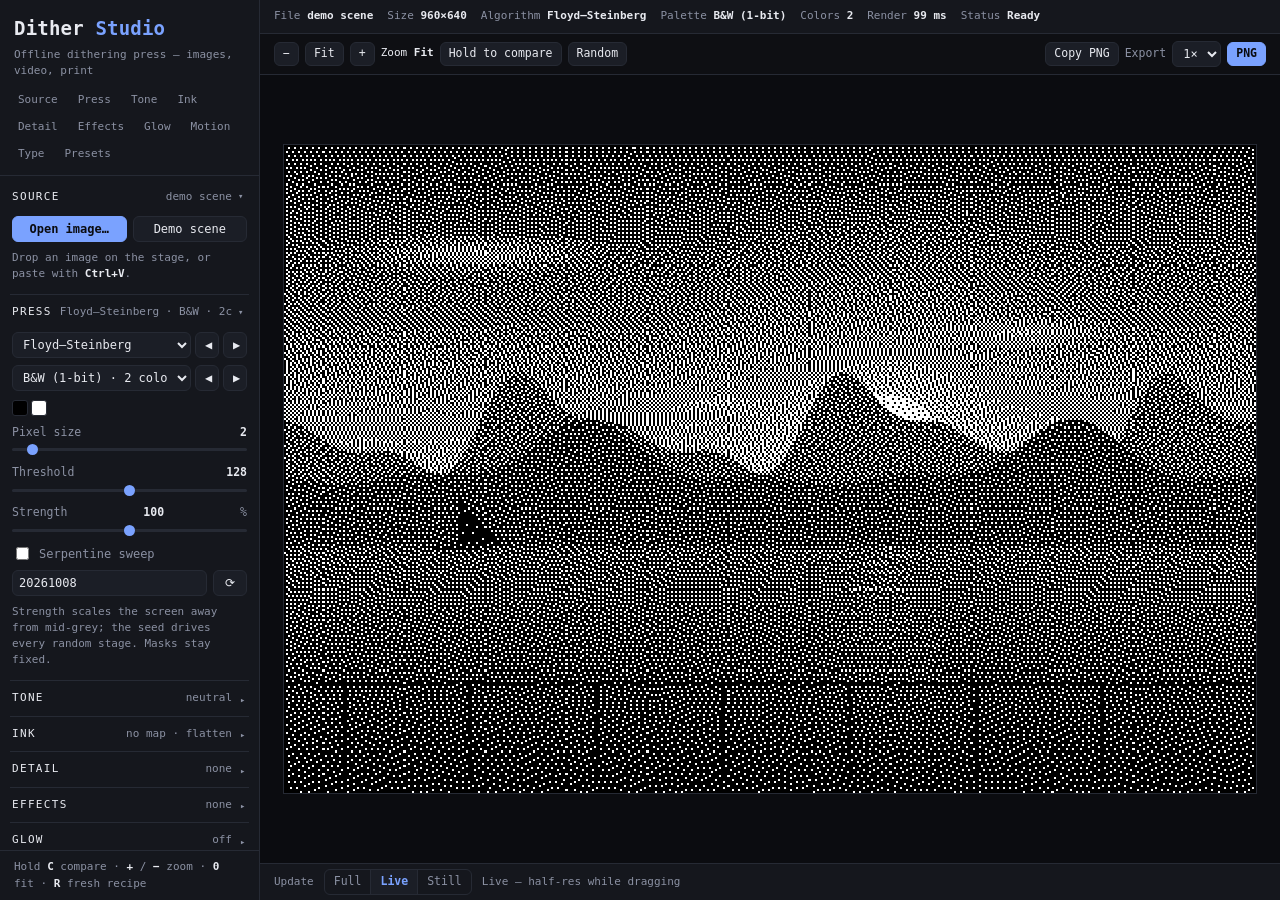
<file: dither studio/index.html>
<!doctype html>
<html lang="en">
<head>
  <meta charset="utf-8" />
  <meta name="viewport" content="width=device-width, initial-scale=1" />
  <title>Dither Studio — image dithering</title>
  <link rel="stylesheet" href="style.css" />
</head>
<body>
  <aside class="panel">
    <header class="rail-head">
      <h1 class="brand">Dither <span>Studio</span></h1>
      <p class="tagline">Offline dithering press — images, video, print</p>
    </header>

    <!-- Station chips: the rail is tall, so it is also a row of links. -->
    <nav class="jump" id="jump" aria-label="Sections"></nav>

    <div class="rail-scroll" id="rail">
      <section class="group" id="g-source" data-group="source" data-open="true">
        <button class="group-head" type="button" aria-expanded="true">
          <span class="group-name">Source</span>
          <span class="group-note" id="note-source">demo scene</span>
          <span class="caret" aria-hidden="true">▾</span>
        </button>
        <div class="group-body">
          <div class="buttons">
            <button id="open" class="btn btn-primary">Open image…</button>
            <button id="demo" class="btn">Demo scene</button>
          </div>
          <input type="file" id="file" accept="image/*" hidden />
          <p class="hint">Drop an image on the stage, or paste with <b>Ctrl+V</b>.</p>
        </div>
      </section>

      <section class="group" id="g-press" data-group="press" data-open="true">
        <button class="group-head" type="button" aria-expanded="true">
          <span class="group-name">Press</span>
          <span class="group-note" id="note-press">—</span>
          <span class="caret" aria-hidden="true">▾</span>
        </button>
        <div class="group-body">
          <div class="row-stepper">
            <select id="algorithm" aria-label="Algorithm"></select>
            <button class="btn btn-step" id="algorithm-prev" type="button" title="Previous algorithm">◀</button>
            <button class="btn btn-step" id="algorithm-next" type="button" title="Next algorithm">▶</button>
          </div>
          <div class="row-stepper">
            <select id="palette" aria-label="Palette"></select>
            <button class="btn btn-step" id="palette-prev" type="button" title="Previous palette">◀</button>
            <button class="btn btn-step" id="palette-next" type="button" title="Next palette">▶</button>
          </div>
          <div class="swatches" id="swatches" aria-label="Palette inks"></div>
          <label class="field">
            <span>Pixel size <em id="pixel-size-value">2</em></span>
            <input type="range" id="pixel-size" min="1" max="16" step="1" value="2" />
          </label>
          <label class="field" id="threshold-row">
            <span>Threshold <em id="threshold-value">128</em></span>
            <input type="range" id="threshold" min="0" max="255" step="1" value="128" />
          </label>
          <label class="field">
            <span>Strength <em id="strength-value">100</em>%</span>
            <input type="range" id="strength" min="0" max="200" step="1" value="100" />
          </label>
          <label class="field" id="smooth-row" hidden>
            <span>Smoothness <em id="smooth-value">3</em></span>
            <input type="range" id="smooth" min="1" max="12" step="1" value="3" />
          </label>
          <label class="field" id="flow-row" hidden>
            <span>Flow <em id="flow-value">60</em></span>
            <input type="range" id="flow" min="0" max="100" step="1" value="60" />
          </label>
          <label class="field" id="streak-row" hidden>
            <span>Streak <em id="streak-value">0</em></span>
            <input type="range" id="streak" min="0" max="100" step="1" value="0" />
          </label>
          <label class="check"><input type="checkbox" id="serpentine" /> Serpentine sweep</label>
          <div class="seed-row">
            <input type="number" id="seed" min="0" max="4294967295" step="1" value="20261008" aria-label="Seed" />
            <button id="reseed" class="btn btn-step" type="button" title="New seed">⟳</button>
          </div>
          <p class="hint">Strength scales the screen away from mid-grey; the seed drives
            every random stage. Masks stay fixed.</p>
        </div>
      </section>

      <section class="group" id="g-tone" data-group="tone" data-open="false">
        <button class="group-head" type="button" aria-expanded="false">
          <span class="group-name">Tone</span>
          <span class="group-note" id="note-tone">neutral</span>
          <span class="caret" aria-hidden="true">▾</span>
        </button>
        <div class="group-body">
          <label class="field">
            <span>Black point <em id="black-value">0</em></span>
            <input type="range" id="black" min="0" max="128" step="1" value="0" />
          </label>
          <label class="field">
            <span>White point <em id="white-value">255</em></span>
            <input type="range" id="white" min="128" max="255" step="1" value="255" />
          </label>
          <label class="field">
            <span>Gamma <em id="gamma-value">1.00</em></span>
            <input type="range" id="gamma" min="0.3" max="3" step="0.02" value="1" />
          </label>
          <label class="field">
            <span>Brightness <em id="brightness-value">1.00</em></span>
            <input type="range" id="brightness" min="0.5" max="1.5" step="0.01" value="1" />
          </label>
          <label class="field">
            <span>Contrast <em id="contrast-value">1.00</em></span>
            <input type="range" id="contrast" min="0.5" max="1.5" step="0.01" value="1" />
          </label>
          <label class="field">
            <span>Saturation <em id="saturation-value">1.00</em></span>
            <input type="range" id="saturation" min="0" max="2" step="0.01" value="1" />
          </label>
          <label class="field">
            <span>Hue <em id="hue-value">0°</em></span>
            <input type="range" id="hue" min="-180" max="180" step="1" value="0" />
          </label>
        </div>
      </section>

      <section class="group" id="g-ink" data-group="ink" data-open="false">
        <button class="group-head" type="button" aria-expanded="false">
          <span class="group-name">Ink</span>
          <span class="group-note" id="note-ink">none</span>
          <span class="caret" aria-hidden="true">▾</span>
        </button>
        <div class="group-body">
          <label class="field">
            <span>Tone map</span>
            <select id="tone-map"></select>
          </label>
          <div class="ink-row" id="ink-custom" hidden>
            <label class="inline">
              <span>Ink</span>
              <input type="color" id="tone-ink" value="#000000" />
            </label>
            <label class="inline">
              <span>Paper</span>
              <input type="color" id="tone-paper" value="#ffffff" />
            </label>
          </div>
          <label class="field">
            <span>Alpha</span>
            <select id="alpha-mode">
              <option value="matte" selected>Flatten onto paper</option>
              <option value="sharpen">Dither the matte</option>
              <option value="keep">Keep as PNG alpha</option>
            </select>
          </label>
          <p class="hint">Tone maps re-ink the finished dither, so 1-bit stays exactly
            two inks. Alpha decides what happens to transparency.</p>
        </div>
      </section>

      <section class="group" id="g-detail" data-group="detail" data-open="false">
        <button class="group-head" type="button" aria-expanded="false">
          <span class="group-name">Detail</span>
          <span class="group-note" id="note-detail">none</span>
          <span class="caret" aria-hidden="true">▾</span>
        </button>
        <div class="group-body">
          <label class="field">
            <span>Blur <em id="blur-value">0</em></span>
            <input type="range" id="blur" min="0" max="4" step="0.5" value="0" />
          </label>
          <label class="field">
            <span>Sharpen <em id="sharpen-value">0.00</em></span>
            <input type="range" id="sharpen" min="0" max="2" step="0.05" value="0" />
          </label>
          <label class="check"><input type="checkbox" id="denoise" /> Denoise (3×3 median)</label>
        </div>
      </section>

      <section class="group" id="g-effects" data-group="effects" data-open="false">
        <button class="group-head" type="button" aria-expanded="false">
          <span class="group-name">Effects</span>
          <span class="group-note" id="note-effects">none</span>
          <span class="caret" aria-hidden="true">▾</span>
        </button>
        <div class="group-body">
          <label class="field">
            <span>Add to the stack</span>
            <select id="effect-add"><option value="">Choose an effect…</option></select>
          </label>
          <div class="stack" id="effect-list"></div>
          <p class="hint">Effects run top to bottom after the dither. Add what you need,
            reorder with the arrows.</p>
        </div>
      </section>

      <section class="group" id="g-glow" data-group="glow" data-open="false">
        <button class="group-head" type="button" aria-expanded="false">
          <span class="group-name">Glow</span>
          <span class="group-note" id="note-glow">off</span>
          <span class="caret" aria-hidden="true">▾</span>
        </button>
        <div class="group-body">
          <label class="field">
            <span>Radius <em id="glow-radius-value">0</em></span>
            <input type="range" id="glow-radius" min="0" max="8" step="1" value="0" />
          </label>
          <label class="field">
            <span>Intensity <em id="glow-intensity-value">0</em></span>
            <input type="range" id="glow-intensity" min="0" max="100" step="1" value="0" />
          </label>
        </div>
      </section>

      <section class="group" id="g-motion" data-group="motion" data-open="false">
        <button class="group-head" type="button" aria-expanded="false">
          <span class="group-name">Motion</span>
          <span class="group-note" id="note-motion">no source</span>
          <span class="caret" aria-hidden="true">▾</span>
        </button>
        <div class="group-body">
          <div class="buttons">
            <button id="video-webcam" class="btn">Webcam</button>
            <button id="video-open" class="btn">Open video…</button>
          </div>
          <input type="file" id="video-file" accept="video/*" hidden />
          <label class="field" id="video-fps-row" hidden>
            <span>Frame rate <em id="video-fps-value">12</em> fps</span>
            <input type="range" id="video-fps" min="1" max="30" step="1" value="12" />
          </label>
          <label class="field" id="video-temporal-row" hidden>
            <span>Temporal dither</span>
            <select id="video-temporal">
              <option value="freeze">Frozen — one stable screen</option>
              <option value="shimmer" selected>Shimmer — reshuffle every frame</option>
              <option value="crawl">Crawl — the screen scrolls</option>
            </select>
          </label>
          <div class="buttons buttons-1" id="video-record-row" hidden>
            <button id="video-record" class="btn">● Record WebM</button>
          </div>
          <p class="hint" id="video-note">Play a clip or the webcam through the press.
            Transport and frame readout sit under the viewport.</p>
        </div>
      </section>

      <section class="group" id="g-type" data-group="type" data-open="false">
        <button class="group-head" type="button" aria-expanded="false">
          <span class="group-name">Type</span>
          <span class="group-note" id="note-type">off</span>
          <span class="caret" aria-hidden="true">▾</span>
        </button>
        <div class="group-body">
          <label class="check"><input type="checkbox" id="text-mode" /> Print with characters</label>
          <label class="field" id="text-charset-row" hidden>
            <span>Ramp</span>
            <select id="text-charset"></select>
          </label>
          <label class="field" id="text-size-row" hidden>
            <span>Cell <em id="text-size-value">10</em> px</span>
            <input type="range" id="text-size" min="6" max="24" step="1" value="10" />
          </label>
          <div class="buttons buttons-1" id="text-export-row" hidden>
            <button id="export-txt" class="btn">Export .txt</button>
          </div>
        </div>
      </section>

      <section class="group" id="g-preset" data-group="preset" data-open="false">
        <button class="group-head" type="button" aria-expanded="false">
          <span class="group-name">Presets</span>
          <span class="group-note" id="note-preset">21 recipes</span>
          <span class="caret" aria-hidden="true">▾</span>
        </button>
        <div class="group-body">
          <label class="field">
            <span>Recipe</span>
            <select id="preset"></select>
          </label>
          <div class="buttons">
            <button id="preset-export" class="btn">Export JSON</button>
            <button id="preset-import" class="btn">Import JSON</button>
          </div>
          <input type="file" id="preset-file" accept="application/json,.json" hidden />
        </div>
      </section>
    </div>

    <p class="rail-hint">
      Hold <b>C</b> compare · <b>+</b> / <b>−</b> zoom · <b>0</b> fit · <b>R</b> fresh recipe
    </p>
  </aside>

  <main class="stage">
    <header class="statusbar">
      <span>File <b id="stat-file">demo</b></span>
      <span>Size <b id="stat-size">—</b></span>
      <span>Algorithm <b id="stat-algorithm">—</b></span>
      <span>Palette <b id="stat-palette">—</b></span>
      <span>Colors <b id="stat-colors">—</b></span>
      <span>Render <b id="stat-render">—</b></span>
      <span>Status <b id="stat-status">Ready</b></span>
    </header>

    <div class="toolbar">
      <button id="zoom-out" class="btn btn-mini" title="Zoom out (−)">−</button>
      <button id="zoom-fit" class="btn btn-mini" title="Fit (0)">Fit</button>
      <button id="zoom-in" class="btn btn-mini" title="Zoom in (+)">+</button>
      <span class="muted readout">Zoom <b id="stat-zoom">Fit</b></span>
      <button id="compare" class="btn btn-mini" title="Hold to compare (C)">Hold to compare</button>
      <button id="random" class="btn btn-mini" title="Roll a fresh recipe (R)">Random</button>
      <span class="grow"></span>
      <button id="copy" class="btn btn-mini">Copy PNG</button>
      <label class="inline">
        <span>Export</span>
        <select id="export-scale">
          <option value="1" selected>1×</option>
          <option value="2">2×</option>
          <option value="4">4×</option>
          <option value="8">8×</option>
        </select>
      </label>
      <button id="export" class="btn btn-mini btn-primary">PNG</button>
    </div>

    <div id="canvas-wrap" class="canvas-wrap">
      <div class="canvas-frame">
        <canvas id="canvas" role="img" aria-label="Dithered preview"></canvas>
      </div>
    </div>

    <footer class="viewport-bar">
      <span class="readout">Update</span>
      <div class="seg" id="quality" role="radiogroup" aria-label="Update mode">
        <button class="seg-btn" type="button" role="radio" data-value="full" aria-checked="false">Full</button>
        <button class="seg-btn is-on" type="button" role="radio" data-value="live" aria-checked="true">Live</button>
        <button class="seg-btn" type="button" role="radio" data-value="still" aria-checked="false">Still</button>
      </div>
      <span class="readout" id="quality-note">Live — half-res while dragging</span>
      <span class="grow"></span>
      <div class="transport" id="transport" hidden>
        <button id="video-toggle" class="btn btn-mini btn-primary" type="button" disabled>Play</button>
        <span class="readout" id="video-readout">frame 0 · 12 fps</span>
      </div>
    </footer>
  </main>

  <script src="dither.js"></script>
  <script src="video.js"></script>
  <script src="app.js"></script>
</body>
</html>
</file>
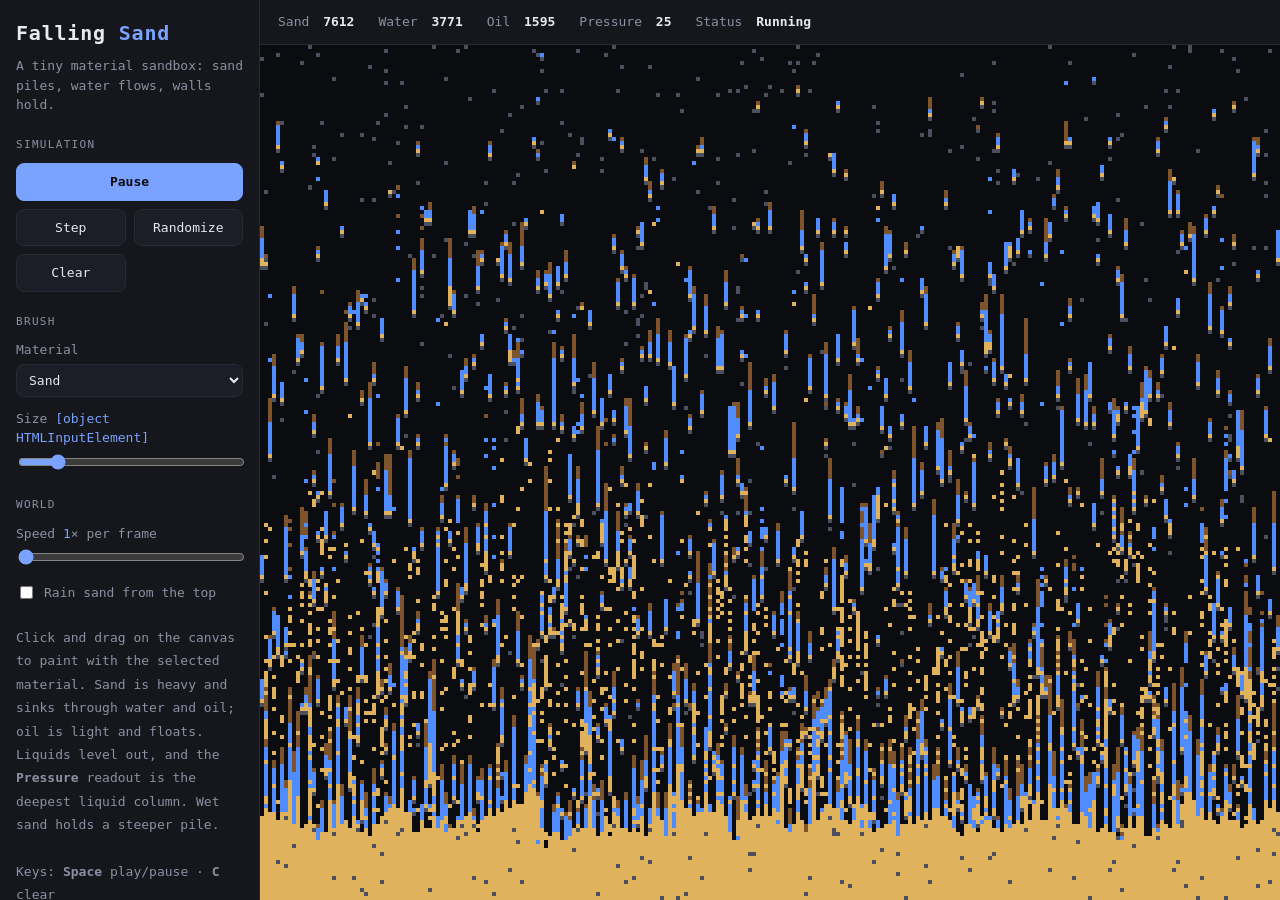
<file: falling sand/index.html>
<!doctype html>
<html lang="en">
<head>
  <meta charset="utf-8" />
  <meta name="viewport" content="width=device-width, initial-scale=1" />
  <title>Falling Sand — Particle Sandbox</title>
  <link rel="stylesheet" href="style.css" />
</head>
<body>
  <aside class="panel">
    <h1 class="brand">Falling <span>Sand</span></h1>
    <p class="muted intro">A tiny material sandbox: sand piles, water flows, walls hold.</p>

    <h2 class="small">Simulation</h2>
    <div class="buttons">
      <button id="pause" class="btn btn-primary">Pause</button>
      <button id="step" class="btn">Step</button>
      <button id="randomize" class="btn">Randomize</button>
      <button id="clear" class="btn">Clear</button>
    </div>

    <h2 class="small">Brush</h2>
    <label class="field">
      <span>Material</span>
      <select id="material">
        <option value="sand" selected>Sand</option>
        <option value="water">Water</option>
        <option value="oil">Oil</option>
        <option value="wall">Stone</option>
        <option value="erase">Erase</option>
      </select>
    </label>
    <label class="field">
      <span>Size <em id="brush-value">3</em></span>
      <input type="range" id="brush" min="1" max="14" step="1" value="3" />
    </label>

    <h2 class="small">World</h2>
    <label class="field">
      <span>Speed <em id="speed-value">1</em>× per frame</span>
      <input type="range" id="speed" min="1" max="6" step="1" value="1" />
    </label>
    <label class="check"><input type="checkbox" id="rain" /> Rain sand from the top</label>

    <p class="muted hint">
      Click and drag on the canvas to paint with the selected material. Sand is
      heavy and sinks through water and oil; oil is light and floats. Liquids
      level out, and the <b>Pressure</b> readout is the deepest liquid column.
      Wet sand holds a steeper pile.<br /><br />
      Keys: <b>Space</b> play/pause · <b>C</b> clear
    </p>
  </aside>

  <main class="stage">
    <header class="statusbar">
      <span>Sand <b id="stat-sand">—</b></span>
      <span>Water <b id="stat-water">—</b></span>
      <span>Oil <b id="stat-oil">—</b></span>
      <span>Pressure <b id="stat-pressure">—</b></span>
      <span>Status <b id="stat-status">Running</b></span>
    </header>
    <div id="canvas-wrap" class="canvas-wrap">
      <canvas id="canvas"></canvas>
    </div>
  </main>

  <script src="sand.js"></script>
  <script src="app.js"></script>
</body>
</html>
</file>
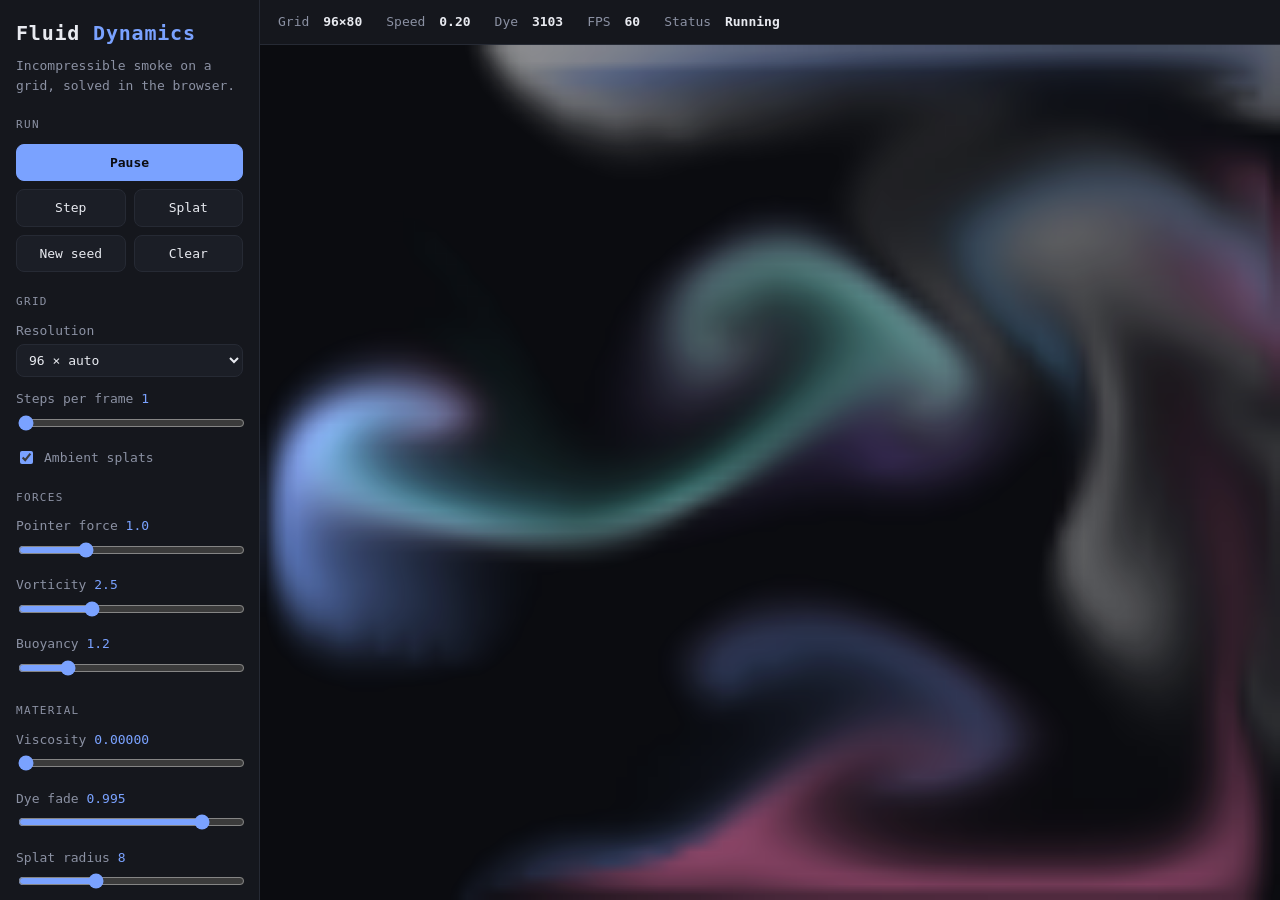
<file: fluid dynamics/index.html>
<!doctype html>
<html lang="en">
<head>
  <meta charset="utf-8" />
  <meta name="viewport" content="width=device-width, initial-scale=1" />
  <title>Fluid Dynamics — Navier–Stokes Sandbox</title>
  <link rel="stylesheet" href="style.css" />
</head>
<body>
  <aside class="panel">
    <h1 class="brand">Fluid <span>Dynamics</span></h1>
    <p class="muted intro">Incompressible smoke on a grid, solved in the browser.</p>

    <h2 class="small">Run</h2>
    <div class="buttons">
      <button id="pause" class="btn btn-primary">Pause</button>
      <button id="step" class="btn">Step</button>
      <button id="splat" class="btn">Splat</button>
      <button id="new-seed" class="btn">New seed</button>
      <button id="clear" class="btn">Clear</button>
    </div>

    <h2 class="small">Grid</h2>
    <label class="field">
      <span>Resolution</span>
      <select id="resolution">
        <option value="80">80 × auto</option>
        <option value="96" selected>96 × auto</option>
        <option value="128">128 × auto</option>
        <option value="160">160 × auto</option>
      </select>
    </label>
    <label class="field">
      <span>Steps per frame <em id="speed-value">1</em></span>
      <input type="range" id="speed" min="1" max="3" step="1" value="1" />
    </label>
    <label class="check"><input type="checkbox" id="ambient" checked /> Ambient splats</label>

    <h2 class="small">Forces</h2>
    <label class="field">
      <span>Pointer force <em id="force-value">1.0</em></span>
      <input type="range" id="force" min="0.2" max="3" step="0.1" value="1" />
    </label>
    <label class="field">
      <span>Vorticity <em id="vorticity-value">2.5</em></span>
      <input type="range" id="vorticity" min="0" max="8" step="0.1" value="2.5" />
    </label>
    <label class="field">
      <span>Buoyancy <em id="buoyancy-value">1.2</em></span>
      <input type="range" id="buoyancy" min="0" max="6" step="0.1" value="1.2" />
    </label>

    <h2 class="small">Material</h2>
    <label class="field">
      <span>Viscosity <em id="viscosity-value">0.00002</em></span>
      <input type="range" id="viscosity" min="0" max="0.002" step="0.00005" value="0.00002" />
    </label>
    <label class="field">
      <span>Dye fade <em id="fade-value">0.995</em></span>
      <input type="range" id="fade" min="0.97" max="1" step="0.001" value="0.995" />
    </label>
    <label class="field">
      <span>Splat radius <em id="radius-value">8</em></span>
      <input type="range" id="radius" min="3" max="18" step="1" value="8" />
    </label>

    <p class="muted hint">
      Drag on the stage to push dye through the fluid. <b>Vorticity</b> restores
      the swirl the projection damps; <b>Buoyancy</b> makes the dye rise.<br /><br />
      Keys: <b>Space</b> play/pause · <b>S</b> step · <b>C</b> clear · <b>N</b> new seed
    </p>
  </aside>

  <main class="stage">
    <header class="statusbar">
      <span>Grid <b id="stat-grid">—</b></span>
      <span>Speed <b id="stat-speed">—</b></span>
      <span>Dye <b id="stat-dye">—</b></span>
      <span>FPS <b id="stat-fps">—</b></span>
      <span>Status <b id="stat-status">Running</b></span>
    </header>
    <div id="canvas-wrap" class="canvas-wrap">
      <canvas id="canvas"></canvas>
    </div>
  </main>

  <script src="fluid.js"></script>
  <script src="app.js"></script>
</body>
</html>
</file>
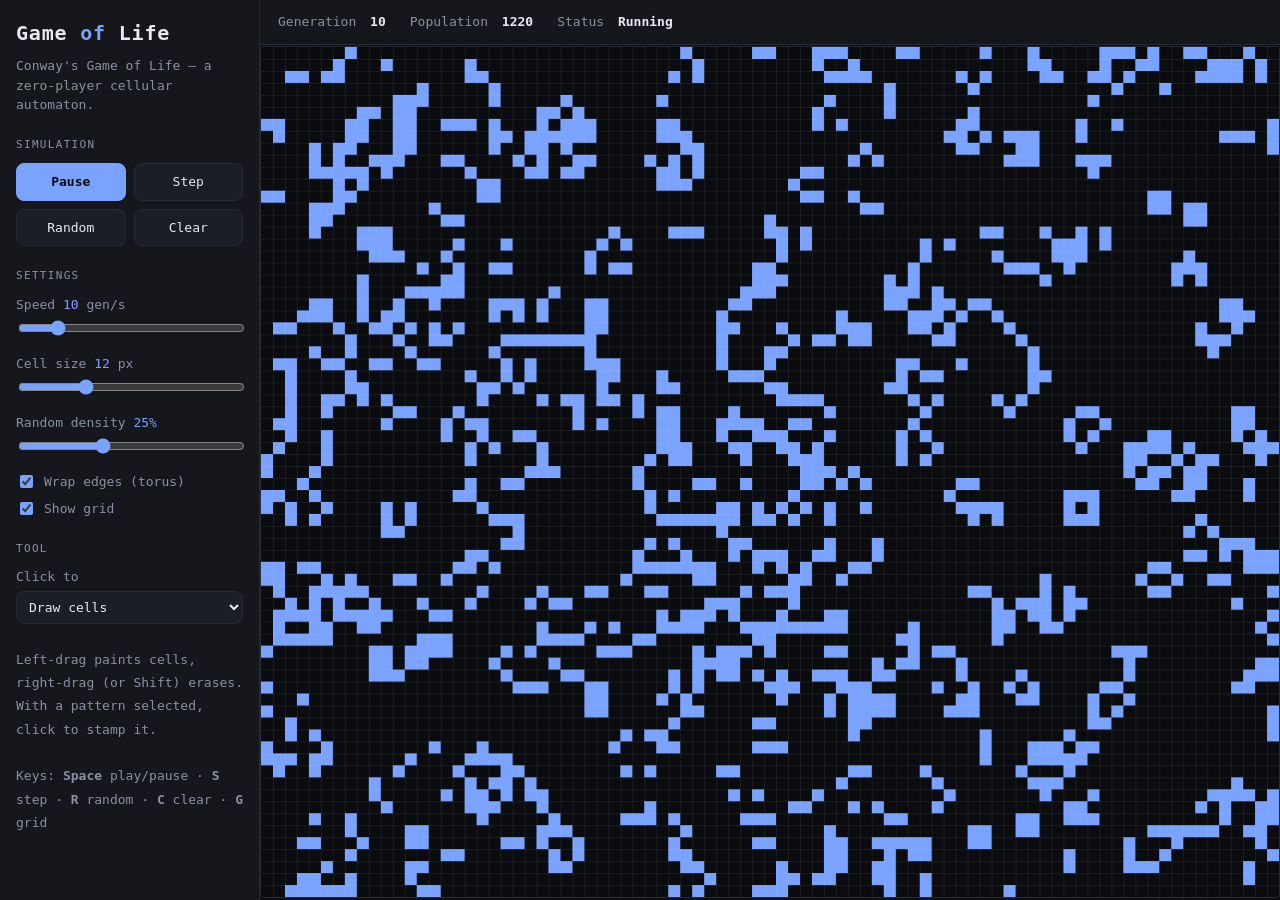
<file: game of life/index.html>
<!doctype html>
<html lang="en">
<head>
  <meta charset="utf-8" />
  <meta name="viewport" content="width=device-width, initial-scale=1" />
  <title>Game of Life</title>
  <link rel="stylesheet" href="style.css" />
</head>
<body>
  <aside class="panel">
    <h1 class="brand">Game <span>of</span> Life</h1>
    <p class="muted intro">Conway's Game of Life — a zero-player cellular automaton.</p>

    <h2 class="small">Simulation</h2>
    <div class="buttons">
      <button id="play" class="btn btn-primary">Pause</button>
      <button id="step" class="btn">Step</button>
      <button id="random" class="btn">Random</button>
      <button id="clear" class="btn">Clear</button>
    </div>

    <h2 class="small">Settings</h2>
    <label class="field">
      <span>Speed <em id="speed-value">10</em> gen/s</span>
      <input type="range" id="speed" min="1" max="60" step="1" value="10" />
    </label>
    <label class="field">
      <span>Cell size <em id="cell-size-value">12</em> px</span>
      <input type="range" id="cell-size" min="4" max="32" step="1" value="12" />
    </label>
    <label class="field">
      <span>Random density <em id="density-value">25%</em></span>
      <input type="range" id="density" min="5" max="60" step="1" value="25" />
    </label>
    <label class="check"><input type="checkbox" id="wrap" checked /> Wrap edges (torus)</label>
    <label class="check"><input type="checkbox" id="show-grid" checked /> Show grid</label>

    <h2 class="small">Tool</h2>
    <label class="field">
      <span>Click to</span>
      <select id="pattern"></select>
    </label>

    <p class="muted hint">
      Left-drag paints cells, right-drag (or Shift) erases. With a pattern
      selected, click to stamp it.<br /><br />
      Keys: <b>Space</b> play/pause · <b>S</b> step · <b>R</b> random ·
      <b>C</b> clear · <b>G</b> grid
    </p>
  </aside>

  <main class="stage">
    <header class="statusbar">
      <span>Generation <b id="generation">0</b></span>
      <span>Population <b id="population">0</b></span>
      <span>Status <b id="status">Paused</b></span>
    </header>
    <div id="canvas-wrap" class="canvas-wrap">
      <canvas id="canvas"></canvas>
    </div>
  </main>

  <script src="life.js"></script>
  <script src="app.js"></script>
</body>
</html>
</file>
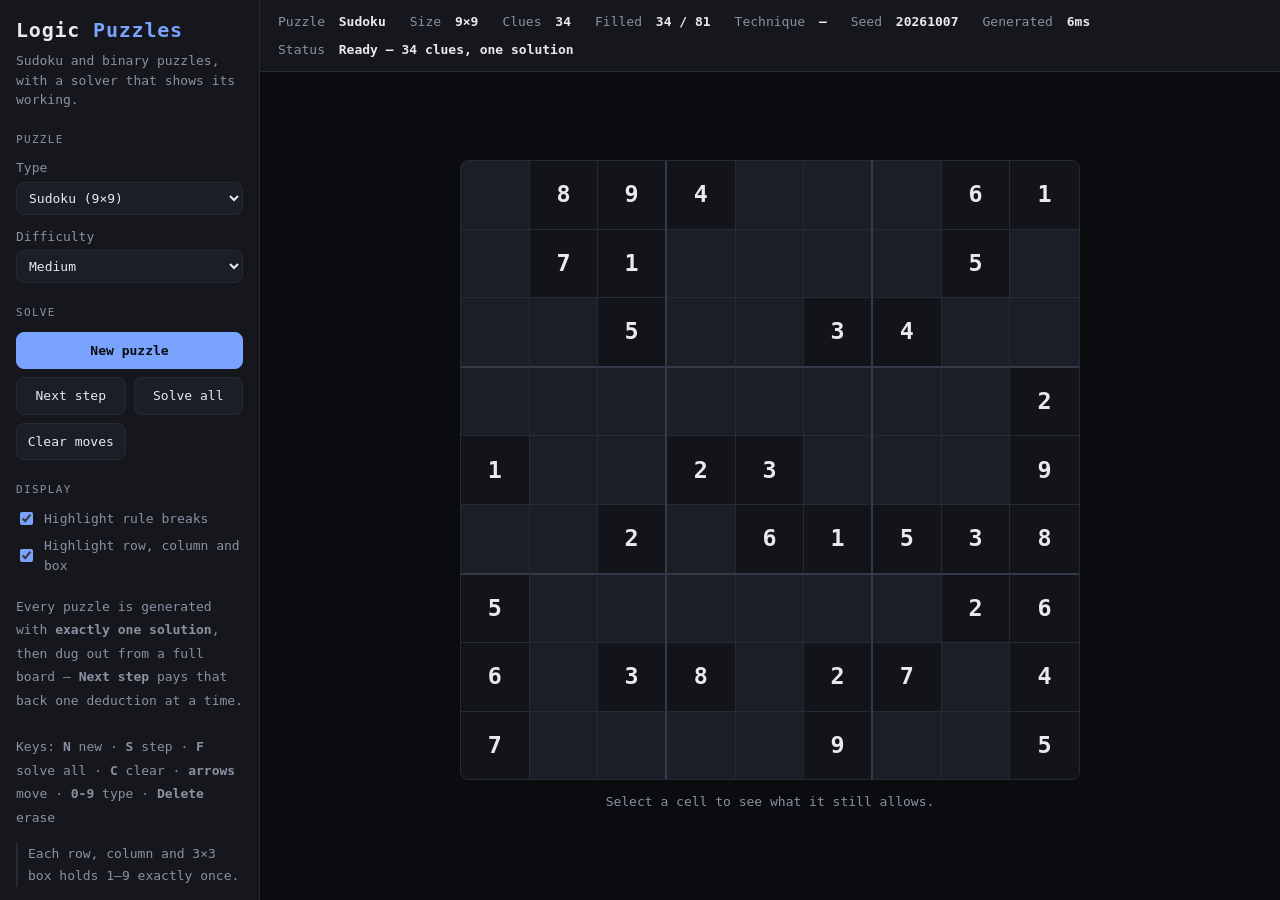
<file: logic puzzles/index.html>
<!doctype html>
<html lang="en">
<head>
  <meta charset="utf-8" />
  <meta name="viewport" content="width=device-width, initial-scale=1" />
  <title>Logic Puzzles — Sudoku &amp; Binairo with a Solver</title>
  <link rel="stylesheet" href="style.css" />
</head>
<body>
  <aside class="panel">
    <h1 class="brand">Logic <span>Puzzles</span></h1>
    <p class="muted intro">Sudoku and binary puzzles, with a solver that shows its working.</p>

    <h2 class="small">Puzzle</h2>
    <label class="field">
      <span>Type</span>
      <select id="puzzle">
        <option value="sudoku" selected>Sudoku (9&times;9)</option>
        <option value="binary">Binary puzzle</option>
      </select>
    </label>
    <label class="field" id="size-field" hidden>
      <span>Size</span>
      <select id="size">
        <option value="6">6 &times; 6</option>
        <option value="8" selected>8 &times; 8</option>
        <option value="10">10 &times; 10</option>
        <option value="12">12 &times; 12</option>
      </select>
    </label>
    <label class="field">
      <span>Difficulty</span>
      <select id="difficulty"></select>
    </label>

    <h2 class="small">Solve</h2>
    <div class="buttons">
      <button id="new-puzzle" class="btn btn-primary">New puzzle</button>
      <button id="step" class="btn">Next step</button>
      <button id="solve" class="btn">Solve all</button>
      <button id="clear" class="btn">Clear moves</button>
    </div>

    <h2 class="small">Display</h2>
    <label class="check"><input type="checkbox" id="mark" checked /> Highlight rule breaks</label>
    <label class="check"><input type="checkbox" id="peers" checked /> Highlight row, column and box</label>

    <p class="muted hint">
      Every puzzle is generated with <b>exactly one solution</b>, then dug out
      from a full board — <b>Next step</b> pays that back one deduction at a
      time.<br /><br />
      Keys: <b>N</b> new · <b>S</b> step · <b>F</b> solve all · <b>C</b> clear ·
      <b>arrows</b> move · <b>0-9</b> type · <b>Delete</b> erase
    </p>
    <p class="muted hint" id="rules"></p>
  </aside>

  <main class="stage">
    <header class="statusbar">
      <span>Puzzle <b id="stat-puzzle">&mdash;</b></span>
      <span>Size <b id="stat-size">&mdash;</b></span>
      <span>Clues <b id="stat-clues">&mdash;</b></span>
      <span>Filled <b id="stat-filled">&mdash;</b></span>
      <span>Technique <b id="stat-technique">&mdash;</b></span>
      <span>Seed <b id="stat-seed">&mdash;</b></span>
      <span>Generated <b id="stat-time">&mdash;</b></span>
      <span>Status <b id="stat-status">Ready</b></span>
    </header>
    <div class="board-wrap">
      <div id="board" class="board" role="grid" aria-label="Puzzle board"></div>
      <p id="candidates" class="candidates muted"></p>
    </div>
  </main>

  <script src="sudoku.js"></script>
  <script src="binairo.js"></script>
  <script src="app.js"></script>
</body>
</html>
</file>
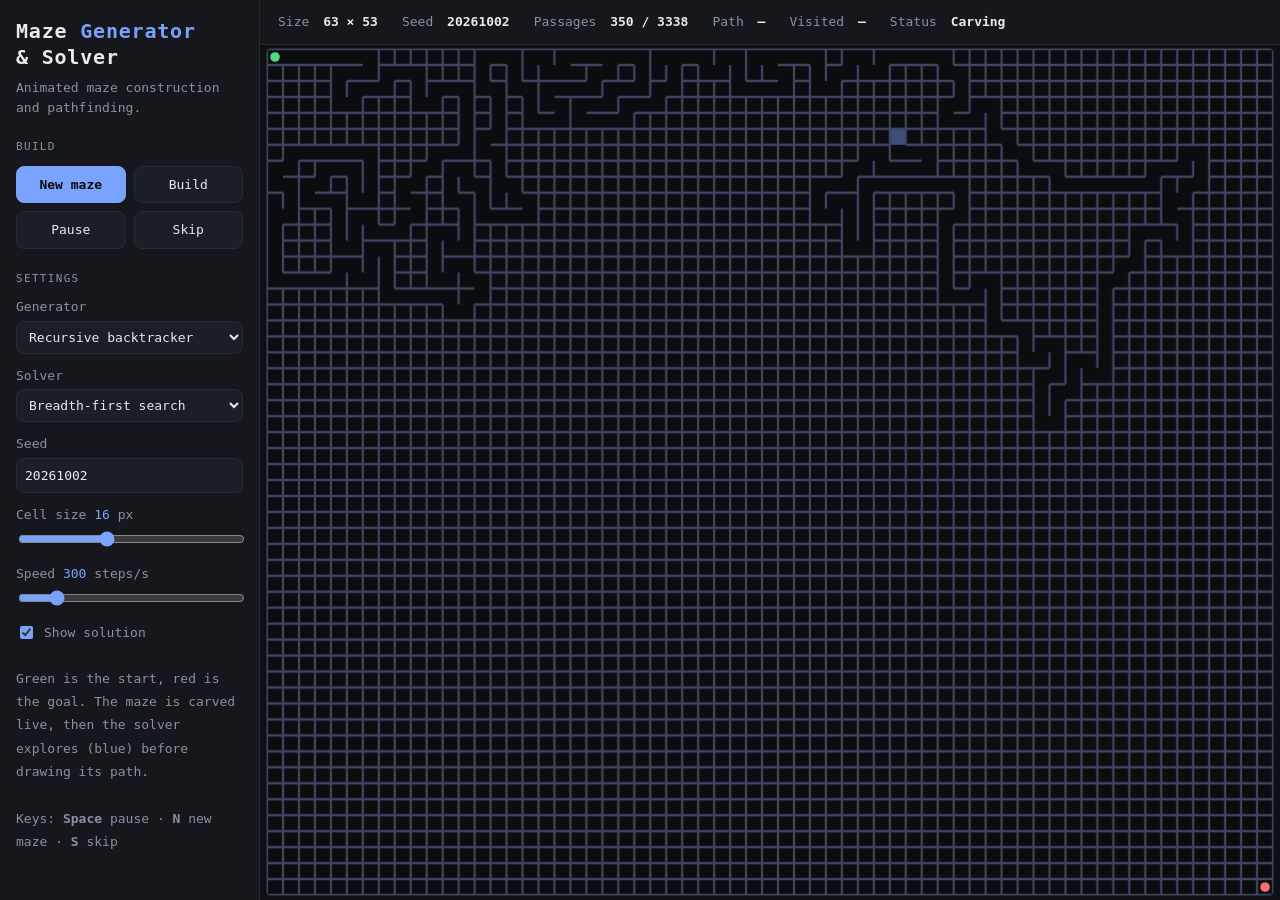
<file: maze generator and solver/index.html>
<!doctype html>
<html lang="en">
<head>
  <meta charset="utf-8" />
  <meta name="viewport" content="width=device-width, initial-scale=1" />
  <title>Maze Generator &amp; Solver</title>
  <link rel="stylesheet" href="style.css" />
</head>
<body>
  <aside class="panel">
    <h1 class="brand">Maze <span>Generator</span><br />&amp; Solver</h1>
    <p class="muted intro">Animated maze construction and pathfinding.</p>

    <h2 class="small">Build</h2>
    <div class="buttons">
      <button id="new-maze" class="btn btn-primary">New maze</button>
      <button id="build" class="btn">Build</button>
      <button id="pause" class="btn">Pause</button>
      <button id="skip" class="btn">Skip</button>
    </div>

    <h2 class="small">Settings</h2>
    <label class="field">
      <span>Generator</span>
      <select id="generator"></select>
    </label>
    <label class="field">
      <span>Solver</span>
      <select id="solver"></select>
    </label>
    <label class="field">
      <span>Seed</span>
      <input type="number" id="seed" value="20261002" min="0" max="4294967295" />
    </label>
    <label class="field">
      <span>Cell size <em id="cell-size-value">16</em> px</span>
      <input type="range" id="cell-size" min="6" max="32" step="1" value="16" />
    </label>
    <label class="field">
      <span>Speed <em id="speed-value">300</em> steps/s</span>
      <input type="range" id="speed" min="10" max="2000" step="10" value="300" />
    </label>
    <label class="check"><input type="checkbox" id="show-solution" checked /> Show solution</label>

    <p class="muted hint">
      Green is the start, red is the goal. The maze is carved live, then the
      solver explores (blue) before drawing its path.<br /><br />
      Keys: <b>Space</b> pause · <b>N</b> new maze · <b>S</b> skip
    </p>
  </aside>

  <main class="stage">
    <header class="statusbar">
      <span>Size <b id="stat-dims">—</b></span>
      <span>Seed <b id="stat-seed">—</b></span>
      <span>Passages <b id="stat-passages">—</b></span>
      <span>Path <b id="stat-path">—</b></span>
      <span>Visited <b id="stat-visited">—</b></span>
      <span>Status <b id="stat-status">Building</b></span>
    </header>
    <div id="canvas-wrap" class="canvas-wrap">
      <canvas id="canvas"></canvas>
    </div>
  </main>

  <script src="maze.js"></script>
  <script src="app.js"></script>
</body>
</html>
</file>
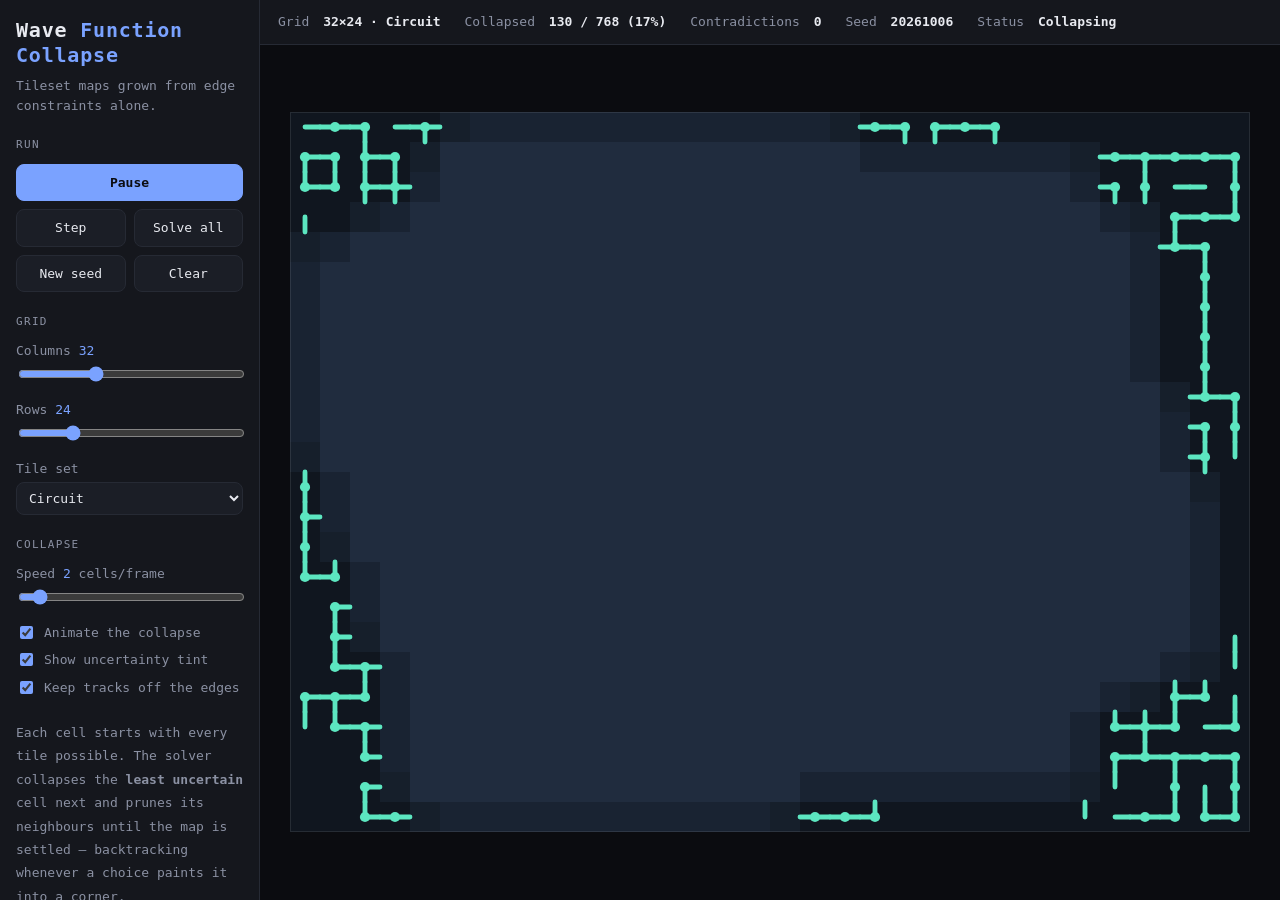
<file: wave function collapse/index.html>
<!doctype html>
<html lang="en">
<head>
  <meta charset="utf-8" />
  <meta name="viewport" content="width=device-width, initial-scale=1" />
  <title>Wave Function Collapse — Tilemap Generator</title>
  <link rel="stylesheet" href="style.css" />
</head>
<body>
  <aside class="panel">
    <h1 class="brand">Wave <span>Function Collapse</span></h1>
    <p class="muted intro">Tileset maps grown from edge constraints alone.</p>

    <h2 class="small">Run</h2>
    <div class="buttons">
      <button id="pause" class="btn btn-primary">Pause</button>
      <button id="step" class="btn">Step</button>
      <button id="solve" class="btn">Solve all</button>
      <button id="new-seed" class="btn">New seed</button>
      <button id="clear" class="btn">Clear</button>
    </div>

    <h2 class="small">Grid</h2>
    <label class="field">
      <span>Columns <em id="width-value">32</em></span>
      <input type="range" id="width" min="8" max="80" step="1" value="32" />
    </label>
    <label class="field">
      <span>Rows <em id="height-value">24</em></span>
      <input type="range" id="height" min="8" max="80" step="1" value="24" />
    </label>
    <label class="field">
      <span>Tile set</span>
      <select id="tileset">
        <option value="circuit" selected>Circuit</option>
        <option value="garden">Roads &amp; Rivers</option>
      </select>
    </label>

    <h2 class="small">Collapse</h2>
    <label class="field">
      <span>Speed <em id="speed-value">2</em> cells/frame</span>
      <input type="range" id="speed" min="1" max="16" step="1" value="2" />
    </label>
    <label class="check"><input type="checkbox" id="animate" checked /> Animate the collapse</label>
    <label class="check"><input type="checkbox" id="uncertain" checked /> Show uncertainty tint</label>
    <label class="check"><input type="checkbox" id="boundary" checked /> Keep tracks off the edges</label>

    <p class="muted hint">
      Each cell starts with every tile possible. The solver collapses the
      <b>least uncertain</b> cell next and prunes its neighbours until the map
      is settled — backtracking whenever a choice paints it into a corner.<br /><br />
      Keys: <b>Space</b> pause/run · <b>N</b> new seed · <b>S</b> step · <b>F</b> solve all
    </p>
  </aside>

  <main class="stage">
    <header class="statusbar">
      <span>Grid <b id="stat-grid">—</b></span>
      <span>Collapsed <b id="stat-collapsed">—</b></span>
      <span>Contradictions <b id="stat-contradictions">0</b></span>
      <span>Seed <b id="stat-seed">—</b></span>
      <span>Status <b id="stat-status">Collapsing</b></span>
    </header>
    <div id="canvas-wrap" class="canvas-wrap">
      <canvas id="canvas"></canvas>
    </div>
  </main>

  <script src="wfc.js"></script>
  <script src="app.js"></script>
</body>
</html>
</file>
<file: 2048/style.css>
:root {
  --bg: #0e0f13;
  --panel: #15171d;
  --panel-2: #1b1e26;
  --line: #262a34;
  --text: #e8eaf0;
  --muted: #8b91a3;
  --accent: #7aa2ff;
  --radius: 8px;
  --font: "SF Mono", "Cascadia Code", Consolas, "JetBrains Mono", Menlo, monospace;
}

* { box-sizing: border-box; }

/* The `hidden` attribute must beat the layout `display` rules below. The UA
   stylesheet's `[hidden] { display: none }` loses to any author rule, so
   `.overlay { display: flex }` kept the game-over screen on top of the board
   forever — `overlay.hidden = true` set the property and changed nothing. */
[hidden] { display: none !important; }

html, body {
  margin: 0;
  height: 100%;
}

body {
  display: grid;
  grid-template-columns: 260px minmax(0, 1fr);
  background: var(--bg);
  color: var(--text);
  font: 13px/1.5 var(--font);
  overflow: hidden;
}

/* ---------- panel ---------- */

.panel {
  background: var(--panel);
  border-right: 1px solid var(--line);
  padding: 18px 16px;
  overflow-y: auto;
}

.brand {
  margin: 0 0 8px;
  font-size: 26px;
  letter-spacing: 0.06em;
  color: var(--accent);
}

.intro { margin: 0 0 22px; }

.muted { color: var(--muted); }

.hint {
  margin-top: 22px;
  line-height: 1.8;
}

.status-line b { color: var(--text); }

/* ---------- scores ---------- */

.scores {
  display: grid;
  grid-template-columns: 1fr 1fr;
  gap: 8px;
  margin-bottom: 16px;
}

.score-box {
  background: var(--panel-2);
  border: 1px solid var(--line);
  border-radius: var(--radius);
  padding: 8px 10px;
}

.score-box span {
  display: block;
  font-size: 10px;
  text-transform: uppercase;
  letter-spacing: 0.12em;
  color: var(--muted);
}

.score-box b {
  font-size: 20px;
  color: var(--text);
}

/* ---------- the blocks ---------- */

/* The block editor sits above the ladder in the panel, and the ladder is built
   from it — so it reads first, and each section keeps its own hairline top
   rather than relying on the one below it. */
.blocks {
  margin-top: 20px;
  padding-top: 16px;
  border-top: 1px solid var(--line);
}

.blocks-title {
  display: flex;
  align-items: baseline;
  justify-content: space-between;
  gap: 8px;
  margin: 0 0 10px;
  font-size: 11px;
  text-transform: uppercase;
  letter-spacing: 0.14em;
  color: var(--muted);
}

.blocks-list {
  list-style: none;
  margin: 0;
  padding: 0;
  display: grid;
  gap: 6px;
}

/* one row per block: what it is, and how much of the spawn table it owns */
.block {
  padding: 6px 6px 5px;
  background: #12141a;
  border: 1px solid transparent;
  border-left: 2px solid #2c313d;
  border-radius: 4px;
}

/* a block the rules dropped — a value an earlier row already claims. Kept on
   screen rather than deleted, so nothing the player typed disappears. */
.block.inactive {
  opacity: 0.55;
  border-left-style: dashed;
  border-left-color: var(--line);
}

.block-top {
  display: grid;
  grid-template-columns: minmax(0, 1fr) 58px 24px;
  align-items: center;
  gap: 6px;
}

.block-kind,
.block-amount {
  min-width: 0;
  padding: 3px 4px;
  background: var(--panel-2);
  color: var(--text);
  border: 1px solid var(--line);
  border-radius: 4px;
  font: inherit;
  font-size: 11px;
}

.block-amount { text-align: right; }

/* The native number spinners are light chrome that fights the panel, and at
   58px they crowd the value out. The arrow keys still step the field. */
.block-amount::-webkit-inner-spin-button,
.block-amount::-webkit-outer-spin-button {
  -webkit-appearance: none;
  appearance: none;
  margin: 0;
}

.block-kind:disabled,
.block-amount:disabled {
  background: #12141a;
  color: var(--muted);
}

/* the remove control: quiet until it is aimed at */
.btn-icon {
  width: 24px;
  height: 22px;
  padding: 0;
  font-size: 13px;
  line-height: 1;
  color: var(--muted);
}

.btn-icon:not(:disabled):hover { color: var(--text); }

/* the rarity control, with the share its weight actually buys */
.block-rarity {
  display: grid;
  grid-template-columns: 38px minmax(0, 1fr) 54px;
  align-items: center;
  gap: 6px;
  margin-top: 4px;
  font-size: 10px;
  color: var(--muted);
}

.block-rarity > span {
  text-transform: uppercase;
  letter-spacing: 0.1em;
}

/* A range input is the one control worth redrawing: the default track and
   thumb are bright, chunky chrome that reads as a different design language
   from the rest of the panel. */
.block-weight {
  -webkit-appearance: none;
  appearance: none;
  width: 100%;
  height: 14px;
  margin: 0;
  background: transparent;
  cursor: pointer;
}

.block-weight::-webkit-slider-runnable-track {
  height: 2px;
  border-radius: 1px;
  background: var(--line);
}

.block-weight::-webkit-slider-thumb {
  -webkit-appearance: none;
  appearance: none;
  width: 10px;
  height: 10px;
  margin-top: -4px;
  border-radius: 50%;
  background: var(--accent);
}

.block-weight::-moz-range-track {
  height: 2px;
  border-radius: 1px;
  background: var(--line);
}

.block-weight::-moz-range-thumb {
  width: 10px;
  height: 10px;
  border: none;
  border-radius: 50%;
  background: var(--accent);
}

.block-share {
  font-size: 10px;
  text-align: right;
  color: var(--text);
}

/* Scoped to this section: the AI controls use `.buttons` too and keep the
   layout they already had. */
.blocks .buttons {
  display: flex;
  gap: 6px;
  margin-top: 8px;
}

.blocks .buttons .btn {
  flex: 1;
  padding: 6px 8px;
  font-size: 11px;
}

/* ---------- the ladder ---------- */

.ladder {
  margin-top: 20px;
  padding-top: 16px;
  border-top: 1px solid var(--line);
}

.ladder-title {
  display: flex;
  align-items: baseline;
  justify-content: space-between;
  gap: 8px;
  margin: 0 0 10px;
  font-size: 11px;
  text-transform: uppercase;
  letter-spacing: 0.14em;
  color: var(--muted);
}

.ladder-next {
  font-size: 10px;
  letter-spacing: 0.08em;
  color: var(--accent);
}

.milestones {
  list-style: none;
  margin: 0;
  padding: 0;
  display: grid;
  gap: 3px;
}

.rung {
  display: flex;
  align-items: baseline;
  justify-content: space-between;
  gap: 8px;
  padding: 4px 8px;
  border: 1px solid transparent;
  border-left: 2px solid #2c313d;
  border-radius: 4px;
  color: var(--muted);
  background: #12141a;
}

.rung-label {
  font-size: 10px;
  letter-spacing: 0.1em;
  text-transform: uppercase;
  opacity: 0.65;
}

.rung-value { font-size: 13px; }

/* reached in this run */
.rung.done {
  color: #0b0c10;
  background: var(--accent);
  border-left-color: var(--accent);
}

.rung.done .rung-label { opacity: 0.75; }

/* reached in an earlier run — a record to beat rather than a target */
.rung.ever {
  color: #cfd6e6;
  background: #1d2330;
  border-left-color: #4a5c8a;
}

/* the rung you are currently climbing */
.rung.next {
  color: var(--text);
  border-color: var(--accent);
  border-left-color: var(--accent);
}

.rung.pop { animation: rungpop 0.5s ease-out; }

@keyframes rungpop {
  0% { transform: translateX(0); }
  25% { transform: translateX(5px); }
  100% { transform: translateX(0); }
}

.ladder-note,
.blocks-note {
  margin: 10px 0 0;
  font-size: 11px;
  line-height: 1.6;
  min-height: 2.6em;
}

/* ---------- the AI's reasoning ---------- */

.chooser {
  list-style: none;
  margin: 14px 0 0;
  padding: 0;
  display: grid;
  gap: 3px;
}

/* one row per direction the AI considered */
.choice {
  display: grid;
  grid-template-columns: 18px minmax(0, 1fr) 52px;
  align-items: center;
  gap: 6px;
  padding: 3px 6px;
  border-left: 2px solid transparent;
  border-radius: 3px;
  background: #12141a;
  color: var(--muted);
}

/* a direction that would not change the board */
.choice.illegal { opacity: 0.4; }

.choice-dir {
  font-size: 14px;
  line-height: 1;
  color: var(--text);
}

.choice.illegal .choice-dir { color: var(--muted); }

.choice-bar {
  display: block;
  height: 4px;
  border-radius: 2px;
  background: #262a34;
  overflow: hidden;
}

.choice-bar i {
  display: block;
  height: 100%;
  background: #4a5c8a;
  transition: width 0.15s ease;
}

.choice-value {
  font-size: 11px;
  text-align: right;
  color: var(--muted);
}

/* the direction it picked */
.choice.chosen {
  border-left-color: var(--accent);
  background: #1d2330;
  color: var(--text);
}

.choice.chosen .choice-bar i { background: var(--accent); }
.choice.chosen .choice-value { color: var(--text); }

.ai-why {
  margin: 10px 0 0;
  font-size: 11px;
  line-height: 1.7;
}

.ai-why b { color: var(--text); }

.ai-stats {
  margin: 6px 0 0;
  font-size: 10px;
  letter-spacing: 0.04em;
  line-height: 1.7;
}

/* ---------- buttons ---------- */

.btn {
  background: var(--panel-2);
  color: var(--text);
  border: 1px solid var(--line);
  border-radius: var(--radius);
  padding: 9px 12px;
  font: inherit;
  cursor: pointer;
}

.btn:hover { border-color: var(--accent); }

.btn:active { filter: brightness(0.94); }

/* A disabled button must not light up on hover — the rule above would
   otherwise still promise it does something. */
.btn:disabled {
  background: #12141a;
  color: var(--muted);
  border-color: var(--line);
  cursor: default;
}

.btn:disabled:hover { border-color: var(--line); }

.btn:disabled:active { filter: none; }

.btn-primary {
  width: 100%;
  background: var(--accent);
  border-color: var(--accent);
  color: #0b0c10;
  font-weight: 700;
}

.btn-primary:hover { filter: brightness(1.1); }

/* ---------- stage / board ---------- */

.stage {
  display: flex;
  align-items: center;
  justify-content: center;
  min-width: 0;
  padding: 24px;
}

.board-wrap {
  position: relative;
  width: min(70vh, 100%);
  aspect-ratio: 1 / 1;
}

/* The AI's chosen move, shown on the board itself so the arrow reads as the
   thing thinking rather than a number in a sidebar. */
.ai-badge {
  position: absolute;
  top: 14px;
  left: 14px;
  z-index: 2;
  display: flex;
  align-items: baseline;
  gap: 8px;
  padding: 4px 9px;
  border: 1px solid var(--line);
  border-radius: 999px;
  background: rgba(11, 12, 16, 0.88);
  font-size: 11px;
  color: var(--muted);
  pointer-events: none;
}

.ai-badge b {
  font-size: 15px;
  line-height: 1;
  color: var(--accent);
}

.ai-badge.playing {
  border-color: var(--accent);
  color: var(--text);
}

.board {
  display: grid;
  grid-template-columns: repeat(4, 1fr);
  grid-template-rows: repeat(4, 1fr);
  gap: 8px;
  width: 100%;
  height: 100%;
  padding: 8px;
  background: var(--panel);
  border: 1px solid var(--line);
  border-radius: 12px;
}

.tile {
  display: flex;
  align-items: center;
  justify-content: center;
  border-radius: 8px;
  background: var(--panel-2);
  color: var(--text);
  font-size: clamp(14px, 4.4vh, 30px);
  font-weight: 700;
  user-select: none;
}

/* value colours, from quiet grey through to warm gold */
.tile.v2    { background: #31384a; color: #e8eaf0; }
.tile.v4    { background: #3d4763; color: #e8eaf0; }
.tile.v8    { background: #4a5c8a; color: #f4f6fb; }
.tile.v16   { background: #5872b3; color: #0b0c10; }
.tile.v32   { background: #6b8fd6; color: #0b0c10; }
.tile.v64   { background: #7aa2ff; color: #0b0c10; }
.tile.v128  { background: #8fb4ff; color: #0b0c10; }
.tile.v256  { background: #a6c2ff; color: #0b0c10; }
.tile.v512  { background: #b7a6ff; color: #0b0c10; }
.tile.v1024 { background: #c9a6ff; color: #0b0c10; }
.tile.v2048 { background: #ffcf7a; color: #0b0c10; }
.tile.v4096 { background: #ffb35c; color: #0b0c10; }
.tile.v8192 { background: #ff8f6b; color: #0b0c10; }

/* An operator tile is a modifier, not a value, so it must not read as a rung
   of the ramp above: quiet panel fill, a hairline accent, and the symbol in
   the accent itself. It sits outside v2..v8192 on purpose. */
.tile.op {
  background: var(--panel-2);
  color: var(--accent);
  border: 1px solid var(--accent);
  font-size: clamp(13px, 3.6vh, 24px);
  letter-spacing: -0.02em;
}

@keyframes pop {
  0% { transform: scale(0.82); }
  60% { transform: scale(1.06); }
  100% { transform: scale(1); }
}

.tile.spawn { animation: pop 0.16s ease-out; }
.tile.merge { animation: pop 0.22s ease-out; }

/* ---------- overlay ---------- */

.overlay {
  position: absolute;
  inset: 0;
  display: flex;
  flex-direction: column;
  align-items: center;
  justify-content: center;
  gap: 16px;
  background: rgba(11, 12, 16, 0.82);
  border-radius: 12px;
}

.overlay p {
  margin: 0;
  font-size: 18px;
  color: var(--text);
  text-align: center;
}

.overlay-sub {
  font-size: 12px !important;
  color: var(--muted) !important;
  max-width: 260px;
}

.overlay-actions {
  display: flex;
  gap: 10px;
}

.overlay .btn { width: auto; }

@media (prefers-reduced-motion: reduce) {
  .tile.spawn,
  .tile.merge,
  .rung.pop { animation: none; }
  .choice-bar i { transition: none; }
}

/* ---------- focus ---------- */

.btn:focus-visible,
.check input:focus-visible,
.field input:focus-visible,
.block input:focus-visible,
.block select:focus-visible {
  outline: 2px solid var(--accent);
  outline-offset: 2px;
}

/* ---------- narrow screens ---------- */

@media (max-width: 720px) {
  body {
    grid-template-columns: 1fr;
    grid-template-rows: auto minmax(0, 1fr);
  }

  .panel {
    border-right: none;
    border-bottom: 1px solid var(--line);
    max-height: 45vh;
  }
}
</file>
<file: algorithmic art/style.css>
/* ============================================================
   AlgoArt · "gallery at night"
   The artwork leads; the interface recedes. Warm near-black,
   hairline borders, one amber accent, serif display + mono data.
   ============================================================ */

:root {
  --bg: #0a0a0c;
  --bg-soft: #0e0e11;
  --panel: #111114;
  --panel-2: #17171c;
  --line: rgba(236, 234, 230, 0.08);
  --line-strong: rgba(236, 234, 230, 0.18);
  --text: #eceae6;
  --text-2: #b9b4ac;
  --muted: #8a857c;
  --accent: #e2a24c;
  --accent-text: #f0c07e;
  --accent-soft: rgba(226, 162, 76, 0.13);
  --radius: 10px;
  --radius-sm: 6px;
  --font-display: "Iowan Old Style", "Palatino Linotype", Palatino, "Book Antiqua", Georgia, serif;
  --font-ui: "Segoe UI Variable Text", "Segoe UI", system-ui, -apple-system, Roboto, "Helvetica Neue", Arial, sans-serif;
  --font-mono: "Cascadia Mono", "SF Mono", Consolas, "Roboto Mono", Menlo, monospace;
  --shadow-canvas: 0 28px 90px rgba(0, 0, 0, 0.62), 0 6px 22px rgba(0, 0, 0, 0.5);
}

* { box-sizing: border-box; }

html, body {
  margin: 0;
  height: 100%;
}

body {
  display: grid;
  grid-template-columns: 248px minmax(0, 1fr) 288px;
  background: var(--bg);
  color: var(--text);
  font: 13px/1.5 var(--font-ui);
  overflow: hidden;
  -webkit-font-smoothing: antialiased;
  text-rendering: optimizeLegibility;
}

::selection { background: var(--accent); color: #14100a; }

/* ---------- panels ---------- */
.panel {
  background: var(--panel);
  padding: 24px 18px;
  overflow-y: auto;
  scrollbar-width: thin;
  scrollbar-color: rgba(236, 234, 230, 0.14) transparent;
}
.panel-left { border-right: 1px solid var(--line); }
.panel-right { border-left: 1px solid var(--line); }

.panel::-webkit-scrollbar { width: 8px; }
.panel::-webkit-scrollbar-thumb {
  background: rgba(236, 234, 230, 0.12);
  border-radius: 4px;
}
.panel::-webkit-scrollbar-thumb:hover { background: rgba(236, 234, 230, 0.22); }

.brand-block { margin-bottom: 26px; }

.brand {
  margin: 0;
  font-family: var(--font-display);
  font-size: 27px;
  font-weight: 600;
  letter-spacing: 0.015em;
  line-height: 1.1;
}
.brand span { color: var(--accent); }

.brand-sub {
  margin: 6px 0 0;
  font-family: var(--font-mono);
  font-size: 9.5px;
  letter-spacing: 0.26em;
  text-transform: uppercase;
  color: var(--muted);
}

.eyebrow {
  margin: 0 0 12px;
  padding-bottom: 9px;
  border-bottom: 1px solid var(--line);
  font-family: var(--font-mono);
  font-size: 9.5px;
  letter-spacing: 0.22em;
  text-transform: uppercase;
  color: var(--muted);
}

.muted { color: var(--muted); }
.small { font-size: 11px; }

/* ---------- gallery ---------- */
.gallery {
  list-style: none;
  margin: 0;
  padding: 0;
  display: flex;
  flex-direction: column;
  gap: 3px;
}

.sketch-btn {
  display: flex;
  align-items: baseline;
  gap: 11px;
  width: 100%;
  text-align: left;
  background: transparent;
  border: 1px solid transparent;
  border-radius: var(--radius-sm);
  color: var(--text-2);
  font: inherit;
  font-size: 13px;
  padding: 8px 11px;
  cursor: pointer;
  transition: background 0.15s ease, color 0.15s ease, border-color 0.15s ease, transform 0.15s ease;
}
.sketch-btn:hover {
  background: var(--panel-2);
  color: var(--text);
  transform: translateX(2px);
}
.sketch-btn.active {
  background: var(--accent-soft);
  border-color: rgba(226, 162, 76, 0.28);
  color: var(--accent-text);
  transform: none;
}

.sketch-idx {
  font-family: var(--font-mono);
  font-size: 9.5px;
  letter-spacing: 0.08em;
  color: var(--muted);
  font-variant-numeric: tabular-nums;
}
.sketch-btn.active .sketch-idx { color: var(--accent); }

.sketch-name {
  font-family: var(--font-display);
  font-size: 14.5px;
  letter-spacing: 0.01em;
}

/* ---------- keymap ---------- */
.keymap { margin-top: 28px; }

.key-list {
  list-style: none;
  margin: 0;
  padding: 0;
  display: grid;
  gap: 8px;
  font-size: 11px;
  color: var(--muted);
}
.key-list li {
  display: flex;
  align-items: center;
  gap: 9px;
}
.kbd-pair { display: inline-flex; gap: 3px; }

kbd {
  display: inline-block;
  min-width: 22px;
  text-align: center;
  font-family: var(--font-mono);
  font-size: 9.5px;
  line-height: 1.6;
  padding: 1px 6px;
  color: var(--text-2);
  background: var(--panel-2);
  border: 1px solid var(--line);
  border-bottom-color: var(--line-strong);
  border-radius: 4px;
}

/* ---------- stage ---------- */
.stage-wrap {
  display: flex;
  flex-direction: column;
  min-width: 0;
  min-height: 0;
}

.toolbar {
  display: flex;
  align-items: center;
  gap: 10px;
  padding: 12px 18px;
  border-bottom: 1px solid var(--line);
  background: rgba(17, 17, 20, 0.75);
  backdrop-filter: blur(8px);
  flex-wrap: wrap;
}
.toolbar .spacer { flex: 1; }

.tool-group { display: flex; align-items: center; gap: 8px; flex-wrap: wrap; }

button {
  background: var(--panel-2);
  border: 1px solid var(--line);
  color: var(--text-2);
  font: 500 12px/1 var(--font-ui);
  letter-spacing: 0.02em;
  padding: 8px 13px;
  border-radius: var(--radius-sm);
  cursor: pointer;
  transition: background 0.15s ease, color 0.15s ease, border-color 0.15s ease, transform 0.12s ease;
}
button:hover {
  background: #1e1e24;
  border-color: var(--line-strong);
  color: var(--text);
  transform: translateY(-1px);
}
button:active { transform: translateY(0) scale(0.98); }

.seed-group {
  display: flex;
  align-items: center;
  gap: 8px;
}
.seed-label {
  font-family: var(--font-mono);
  font-size: 9.5px;
  letter-spacing: 0.22em;
  text-transform: uppercase;
  color: var(--muted);
}
.seed-group input {
  width: 118px;
  background: var(--bg-soft);
  border: 1px solid var(--line);
  color: var(--text);
  font: 12px var(--font-mono);
  font-variant-numeric: tabular-nums;
  padding: 7px 10px;
  border-radius: var(--radius-sm);
}
.btn-quiet { padding: 7px 12px; }

.stage {
  flex: 1;
  min-height: 0;
  display: flex;
  align-items: center;
  justify-content: center;
  padding: 18px;
  background:
    radial-gradient(120% 90% at 50% -10%, #121217 0%, var(--bg) 55%),
    var(--bg);
}

#canvas {
  display: block;
  border-radius: 2px;
  border: 1px solid rgba(236, 234, 230, 0.07);
  box-shadow: var(--shadow-canvas);
  background: transparent;
}

.background-group {
  display: flex;
  align-items: center;
  gap: 8px;
  font-family: var(--font-mono);
  font-size: 9.5px;
  letter-spacing: 0.16em;
  text-transform: uppercase;
  color: var(--muted);
}

.background-group select {
  background: var(--bg-soft);
  border: 1px solid var(--line);
  color: var(--text);
  font: 12px var(--font-ui);
  letter-spacing: normal;
  text-transform: none;
  padding: 7px 10px;
  border-radius: var(--radius-sm);
}

.hud {
  padding: 11px 18px;
  border-top: 1px solid var(--line);
  font-family: var(--font-mono);
  font-size: 10px;
  letter-spacing: 0.16em;
  text-transform: uppercase;
  color: var(--muted);
  font-variant-numeric: tabular-nums;
}
.hud-title { color: var(--text-2); }
.hud-seed { color: var(--accent-text); }
.hud-paused { color: var(--accent); }

/* ---------- params ---------- */
.param { margin-bottom: 18px; }

.param-label {
  display: flex;
  justify-content: space-between;
  align-items: center;
  gap: 8px;
  font-size: 12px;
  color: var(--text-2);
  margin-bottom: 7px;
}
.param-value {
  font-family: var(--font-mono);
  font-size: 10.5px;
  color: var(--muted);
  font-variant-numeric: tabular-nums;
  letter-spacing: 0.04em;
}
.param-input { width: 100%; }

input[type="range"] {
  -webkit-appearance: none;
  appearance: none;
  width: 100%;
  height: 2px;
  background: var(--line-strong);
  border-radius: 1px;
  outline: none;
  cursor: pointer;
}
input[type="range"]::-webkit-slider-thumb {
  -webkit-appearance: none;
  appearance: none;
  width: 13px;
  height: 13px;
  border-radius: 50%;
  background: var(--accent);
  cursor: pointer;
  border: 2px solid var(--panel);
  box-shadow: 0 0 0 1px rgba(226, 162, 76, 0.35), 0 2px 6px rgba(0, 0, 0, 0.5);
  transition: transform 0.12s ease;
}
input[type="range"]::-webkit-slider-thumb:hover { transform: scale(1.15); }
input[type="range"]::-moz-range-thumb {
  width: 13px;
  height: 13px;
  border-radius: 50%;
  background: var(--accent);
  cursor: pointer;
  border: 2px solid var(--panel);
  box-shadow: 0 0 0 1px rgba(226, 162, 76, 0.35);
}

input[type="text"],
input[type="number"],
select {
  width: 100%;
  background: var(--bg-soft);
  border: 1px solid var(--line);
  color: var(--text);
  font: 12px var(--font-ui);
  padding: 7px 9px;
  border-radius: var(--radius-sm);
  cursor: pointer;
}
select {
  appearance: none;
  background-image:
    linear-gradient(45deg, transparent 50%, var(--muted) 50%),
    linear-gradient(135deg, var(--muted) 50%, transparent 50%);
  background-position: calc(100% - 15px) 52%, calc(100% - 10px) 52%;
  background-size: 5px 5px;
  background-repeat: no-repeat;
  padding-right: 26px;
}
option { background: var(--panel); color: var(--text); }

input[type="color"] {
  width: 100%;
  height: 30px;
  padding: 2px;
  background: var(--bg-soft);
  border: 1px solid var(--line);
  border-radius: var(--radius-sm);
  cursor: pointer;
}

.param-checkbox {
  display: flex;
  align-items: center;
  gap: 9px;
  margin-bottom: 12px;
}
.param-checkbox .param-label {
  order: 2;
  margin: 0;
  color: var(--text-2);
  cursor: pointer;
}
.param-checkbox input[type="checkbox"] {
  order: 1;
  accent-color: var(--accent);
  width: 15px;
  height: 15px;
  cursor: pointer;
}

/* ---------- focus ---------- */
button:focus-visible,
input:focus-visible,
select:focus-visible,
.sketch-btn:focus-visible {
  outline: 2px solid var(--accent);
  outline-offset: 2px;
}

/* ---------- responsive ---------- */
@media (max-width: 980px) {
  body {
    grid-template-columns: 1fr;
    grid-template-rows: auto minmax(0, 1fr) auto;
    overflow: auto;
  }
  .panel-left {
    border-right: none;
    border-bottom: 1px solid var(--line);
    display: flex;
    align-items: center;
    gap: 18px;
    overflow-x: auto;
    padding: 12px 16px;
  }
  .panel-left .brand-block { margin: 0; }
  .panel-left .brand { font-size: 20px; }
  .panel-left .brand-sub,
  .panel-left .keymap { display: none; }
  .panel-left .eyebrow { display: none; }
  .gallery { flex-direction: row; }
  .sketch-btn { min-height: 40px; white-space: nowrap; }
  .panel-right {
    border-left: none;
    border-top: 1px solid var(--line);
  }
  .toolbar { padding: 10px 14px; }
  button { min-height: 38px; }
}

@media (prefers-reduced-motion: reduce) {
  * {
    transition: none !important;
    animation: none !important;
  }
  .sketch-btn:hover { transform: none; }
  button:hover { transform: none; }
}
</file>
<file: analog horror raycaster/style.css>
:root {
  --ink: #d6dede;
  --dim: #8a948f;
  --rec: #e0483c;
  --amber: #e8c064;
  --font: "SF Mono", "Cascadia Code", Consolas, "JetBrains Mono", Menlo, monospace;
}

* { box-sizing: border-box; }

html, body {
  margin: 0;
  height: 100%;
  background: #000;
  overflow: hidden;
}

body {
  color: var(--ink);
  font: 13px/1.4 var(--font);
}

/* ---------- screen ---------- */

.screen {
  position: fixed;
  inset: 0;
  background: #05060a;
  overflow: hidden;
}

#view {
  position: absolute;
  inset: 0;
  display: block;
  image-rendering: pixelated;
  cursor: crosshair;
  touch-action: none;
}

/* ---------- CRT shell: scanlines, vignette, flicker ---------- */

.crt {
  position: absolute;
  inset: 0;
  pointer-events: none;
  background:
    repeating-linear-gradient(
      to bottom,
      rgba(0, 0, 0, 0) 0px,
      rgba(0, 0, 0, 0) 2px,
      rgba(0, 0, 0, 0.26) 2px,
      rgba(0, 0, 0, 0.26) 3px
    );
  animation: flicker 0.12s steps(2, end) infinite;
}

/* the head-switching noise strip along the bottom of a tape frame */
.crt::before {
  content: "";
  position: absolute;
  left: 0;
  right: 0;
  bottom: 0;
  height: 8px;
  opacity: 0.5;
  background: repeating-linear-gradient(
    to right,
    rgba(255, 255, 255, 0.12) 0 2px,
    rgba(0, 0, 0, 0.55) 2px 4px
  );
}

.crt::after {
  content: "";
  position: absolute;
  inset: 0;
  background: radial-gradient(
    ellipse at center,
    rgba(0, 0, 0, 0) 42%,
    rgba(0, 0, 0, 0.55) 88%,
    rgba(0, 0, 0, 0.9) 100%
  );
}

/* heartbeat vignette — driven from JS by opacity, blended by the compositor */
.heartbeat {
  position: absolute;
  inset: 0;
  pointer-events: none;
  opacity: 0;
  background: radial-gradient(
    ellipse at center,
    rgba(120, 10, 16, 0) 42%,
    rgba(120, 10, 16, 0.55) 82%,
    rgba(120, 10, 16, 0.9) 100%
  );
}

@keyframes flicker {
  0% { opacity: 0.92; }
  100% { opacity: 1; }
}

/* ---------- HUD ---------- */

.hud {
  position: absolute;
  inset: 0;
  pointer-events: none;
  padding: 18px 22px;
  display: flex;
  flex-direction: column;
  justify-content: space-between;
  text-shadow: 0 0 6px rgba(150, 180, 170, 0.55);
}

/* corner brackets — a camera framing the room */
.hud::before,
.hud::after {
  content: "";
  position: absolute;
  width: 30px;
  height: 30px;
  opacity: 0.4;
}

.hud::before {
  top: 10px;
  left: 12px;
  border-top: 2px solid var(--ink);
  border-left: 2px solid var(--ink);
}

.hud::after {
  right: 12px;
  bottom: 10px;
  border-right: 2px solid var(--ink);
  border-bottom: 2px solid var(--ink);
}

.hud-top {
  display: flex;
  justify-content: space-between;
  align-items: center;
  letter-spacing: 0.14em;
}

.hud-top-left {
  display: inline-flex;
  align-items: center;
  gap: 12px;
}

.cam { color: var(--dim); opacity: 0.7; }

.hud-top-right {
  display: flex;
  align-items: center;
  gap: 18px;
}

.rec {
  display: inline-flex;
  align-items: center;
  gap: 8px;
  color: var(--rec);
  font-weight: 700;
}

.rec .dot {
  width: 9px;
  height: 9px;
  border-radius: 50%;
  background: var(--rec);
  animation: blink 1.4s steps(2, end) infinite;
}

@keyframes blink {
  0% { opacity: 1; }
  50% { opacity: 0.15; }
  100% { opacity: 1; }
}

.clock { color: var(--ink); opacity: 0.85; }
.depth { color: var(--amber); opacity: 0.9; }
.tapes { color: var(--dim); }
.shards { color: var(--ink); }

.center {
  text-align: center;
  align-self: center;
  margin-bottom: auto;
  margin-top: 14vh;
}

.message {
  margin: 0;
  font-size: clamp(26px, 6.5vw, 64px);
  letter-spacing: 0.16em;
  font-weight: 700;
  color: #eef4f2;
  text-shadow: 0 0 18px rgba(210, 70, 60, 0.5);
}

.submessage {
  margin: 10px 0 0;
  letter-spacing: 0.22em;
  color: var(--dim);
  text-transform: uppercase;
}

.hud-bottom {
  display: flex;
  flex-direction: column;
  gap: 10px;
  max-width: 480px;
}

.gauges {
  display: flex;
  flex-direction: column;
  gap: 8px;
}

.dread {
  display: flex;
  align-items: center;
  gap: 12px;
}

.dread-label { color: var(--dim); letter-spacing: 0.22em; min-width: 62px; }

.dread-track {
  flex: 1;
  height: 8px;
  background: rgba(255, 255, 255, 0.08);
  border: 1px solid rgba(255, 255, 255, 0.14);
}

.dread-fill {
  height: 100%;
  width: 0%;
  background: linear-gradient(to right, #6f8f88, #c9a24a 60%, #d0392f);
  transition: width 0.25s linear;
}

.stamina-fill {
  background: linear-gradient(to right, #3d6a7a, #7fb0c2);
  transition: width 0.12s linear;
}

.dread-value { color: var(--ink); opacity: 0.85; min-width: 42px; text-align: right; }

.proximity {
  margin: 0;
  letter-spacing: 0.18em;
  color: var(--dim);
}

.proximity.close { color: var(--rec); animation: blink 0.5s steps(2, end) infinite; }

.hint {
  margin: 0;
  color: var(--dim);
  opacity: 0.75;
}

/* ---------- minimap ---------- */

.minimap {
  position: absolute;
  top: 52px;
  right: 22px;
  width: 150px;
  height: 150px;
  /* The backing store is resized in JS to stay exactly 1:1 with these, so the
     pixels never blur. `M` toggles `.wide` for the 41-tile chart. */
  transition: width 0.12s steps(3, end), height 0.12s steps(3, end);
  image-rendering: pixelated;
  pointer-events: none;
  background: #05080a;
  border: 1px solid rgba(150, 180, 170, 0.28);
  box-shadow: 0 0 14px rgba(0, 0, 0, 0.7) inset, 0 0 6px rgba(120, 200, 190, 0.12);
}

.minimap.wide { width: 246px; height: 246px; }

/* ---------- shop / exchange ---------- */

.shop {
  position: absolute;
  inset: 0;
  display: flex;
  align-items: center;
  justify-content: center;
  padding: 20px;
  background: rgba(4, 5, 9, 0.88);
  backdrop-filter: blur(1px);
  pointer-events: auto;
}

.shop[hidden] { display: none; }

.shop-panel {
  position: relative;
  width: 100%;
  max-width: 640px;
  max-height: 100%;
  overflow-y: auto;
  padding: 20px 22px 16px;
  background: #0a0c11;
  border: 1px solid rgba(150, 180, 170, 0.28);
  box-shadow: 0 0 30px rgba(0, 0, 0, 0.8);
}

.shop-panel::before {
  content: "";
  position: absolute;
  inset: 0;
  pointer-events: none;
  background: repeating-linear-gradient(
    to bottom,
    rgba(0, 0, 0, 0) 0px,
    rgba(0, 0, 0, 0) 2px,
    rgba(0, 0, 0, 0.22) 2px,
    rgba(0, 0, 0, 0.22) 3px
  );
}

.shop-head {
  display: flex;
  align-items: baseline;
  justify-content: space-between;
  border-bottom: 1px solid rgba(150, 180, 170, 0.22);
  padding-bottom: 8px;
}

.shop-head h2 {
  margin: 0;
  font-size: 16px;
  letter-spacing: 0.3em;
  color: #eef4f2;
}

.shop-shards { color: var(--amber); letter-spacing: 0.12em; }

.shop-lede {
  margin: 12px 0 14px;
  color: var(--dim);
  line-height: 1.5;
}

.shop-list {
  display: flex;
  flex-direction: column;
  gap: 6px;
}

.shop-item {
  display: flex;
  flex-direction: column;
  gap: 3px;
  align-items: stretch;
  text-align: left;
  padding: 8px 10px;
  font: inherit;
  color: var(--ink);
  background: rgba(255, 255, 255, 0.03);
  border: 1px solid rgba(150, 180, 170, 0.18);
  cursor: pointer;
  position: relative;
}

.shop-item:hover:not(:disabled) {
  background: rgba(122, 162, 255, 0.12);
  border-color: rgba(150, 200, 220, 0.5);
}

.shop-item:disabled { cursor: not-allowed; opacity: 0.5; }

.shop-item-head {
  display: flex;
  align-items: baseline;
  gap: 10px;
}

.shop-index { color: var(--dim); opacity: 0.7; }
.shop-name { flex: 1; letter-spacing: 0.06em; }
.shop-cost { color: var(--amber); }
.shop-blurb { color: var(--dim); font-size: 12px; }

.shop-item::after {
  content: attr(data-status);
  position: absolute;
  top: 8px;
  right: 10px;
  font-size: 10px;
  letter-spacing: 0.16em;
  color: var(--rec);
}

.shop-item.owned::after { color: var(--dim); }

.shop-note {
  margin: 14px 0 0;
  min-height: 1.4em;
  color: var(--amber);
  letter-spacing: 0.08em;
}

.shop-foot {
  margin: 6px 0 0;
  color: var(--dim);
  opacity: 0.7;
  font-size: 11px;
  letter-spacing: 0.16em;
}

@media (max-width: 720px) {
  .minimap { width: 112px; height: 112px; top: 46px; right: 12px; }
  /* the wide chart would swallow a small screen — hold it to the compact one */
  .minimap.wide { width: 112px; height: 112px; }
  .hud { padding: 12px 14px; }
  .hud-top-right { gap: 10px; }
}

@media (prefers-reduced-motion: reduce) {
  .crt { animation: none; }
  .rec .dot,
  .proximity.close { animation: none; }
  .dread-fill,
  .stamina-fill { transition: none; }
}

/* ---------- HUD extras ---------- */

.fps { color: var(--dim); opacity: 0.8; }
.fps[hidden] { display: none; }

.hidden-badge {
  margin: 0;
  letter-spacing: 0.2em;
  color: #9fd8c8;
  animation: blink 1.6s steps(2, end) infinite;
}

.hidden-badge[hidden] { display: none; }

/* ---------- overlays: menu + secret console ---------- */

.menu,
.admin {
  position: absolute;
  inset: 0;
  display: flex;
  align-items: center;
  justify-content: center;
  padding: 22px;
  background: rgba(4, 5, 9, 0.92);
  pointer-events: auto;
  z-index: 5;
}

.menu[hidden],
.admin[hidden] { display: none; }

.menu-panel,
.admin-panel {
  position: relative;
  width: 100%;
  max-width: 1040px;
  max-height: 100%;
  overflow-y: auto;
  padding: 22px 24px 18px;
  background: #0a0c11;
  border: 1px solid rgba(150, 180, 170, 0.28);
  box-shadow: 0 0 34px rgba(0, 0, 0, 0.85);
}

.menu-panel::before,
.admin-panel::before {
  content: "";
  position: absolute;
  inset: 0;
  pointer-events: none;
  background: repeating-linear-gradient(
    to bottom,
    rgba(0, 0, 0, 0) 0px,
    rgba(0, 0, 0, 0) 2px,
    rgba(0, 0, 0, 0.2) 2px,
    rgba(0, 0, 0, 0.2) 3px
  );
}

.menu-head,
.admin-head {
  display: flex;
  align-items: baseline;
  gap: 14px;
  border-bottom: 1px solid rgba(150, 180, 170, 0.22);
  padding-bottom: 10px;
  flex-wrap: wrap;
}

.menu-title {
  margin: 0;
  font-size: clamp(22px, 4vw, 40px);
  letter-spacing: 0.2em;
  color: #eef4f2;
  text-shadow: 0 0 20px rgba(210, 70, 60, 0.45);
}

.menu-sub {
  margin: 0;
  color: var(--amber);
  letter-spacing: 0.18em;
  text-transform: uppercase;
  font-size: 11px;
}

.menu-cols {
  display: grid;
  grid-template-columns: minmax(0, 1.35fr) minmax(0, 1fr);
  gap: 26px;
  margin: 16px 0;
}

.menu-guide h2,
.menu-settings h2 {
  margin: 0 0 8px;
  font-size: 11px;
  letter-spacing: 0.24em;
  text-transform: uppercase;
  color: var(--dim);
}

.menu-lede { margin: 0 0 10px; color: var(--ink); line-height: 1.55; }

.menu-guide ul {
  margin: 0;
  padding-left: 16px;
  color: var(--dim);
  line-height: 1.65;
}

.menu-guide li { margin-bottom: 4px; }
.menu-guide b { color: var(--ink); }

kbd {
  display: inline-block;
  padding: 1px 5px;
  font: inherit;
  font-size: 11px;
  color: var(--amber);
  border: 1px solid rgba(232, 192, 100, 0.4);
  border-radius: 3px;
}

/* settings */

.set {
  display: block;
  margin-bottom: 10px;
}

.set > span {
  display: flex;
  justify-content: space-between;
  color: var(--dim);
  font-size: 11px;
  letter-spacing: 0.12em;
  text-transform: uppercase;
  margin-bottom: 3px;
}

.set b { color: var(--ink); font-weight: 600; }

.set input[type="range"] {
  width: 100%;
  accent-color: var(--amber);
  height: 14px;
}

.set-toggles {
  display: grid;
  grid-template-columns: repeat(auto-fit, minmax(140px, 1fr));
  gap: 4px 14px;
  margin-top: 10px;
  padding-top: 10px;
  border-top: 1px solid rgba(150, 180, 170, 0.16);
}

.toggle {
  display: flex;
  align-items: center;
  gap: 7px;
  color: var(--dim);
  font-size: 12px;
  cursor: pointer;
}

.toggle input { accent-color: var(--amber); }
.toggle:hover { color: var(--ink); }

.set-note { margin: 10px 0 0; color: var(--dim); opacity: 0.7; font-size: 11px; }

.menu-foot {
  display: flex;
  align-items: center;
  gap: 16px;
  border-top: 1px solid rgba(150, 180, 170, 0.22);
  padding-top: 12px;
  flex-wrap: wrap;
}

.menu-begin {
  font: inherit;
  letter-spacing: 0.24em;
  padding: 9px 26px;
  color: #05060a;
  background: var(--amber);
  border: 1px solid var(--amber);
  cursor: pointer;
}

.menu-begin:hover { background: #f2d489; }
.menu-begin:focus-visible { outline: 2px solid #eef4f2; outline-offset: 2px; }

.menu-hint { margin: 0; color: var(--dim); opacity: 0.8; font-size: 12px; }

/* secret test console */

.admin-panel { max-width: 980px; border-color: rgba(224, 72, 60, 0.4); }

.admin-head h2 {
  margin: 0;
  font-size: 15px;
  letter-spacing: 0.28em;
  color: var(--rec);
}

.admin-badge {
  color: var(--dim);
  font-size: 10px;
  letter-spacing: 0.2em;
  text-transform: uppercase;
}

.admin-fps { margin-left: auto; color: var(--amber); font-size: 11px; }

.admin-body {
  display: grid;
  grid-template-columns: repeat(auto-fit, minmax(230px, 1fr));
  gap: 14px;
  margin: 14px 0;
}

.admin-group {
  border: 1px solid rgba(150, 180, 170, 0.18);
  padding: 9px 10px 10px;
}

.admin-group h3 {
  margin: 0 0 7px;
  font-size: 10px;
  letter-spacing: 0.22em;
  text-transform: uppercase;
  color: var(--dim);
}

.admin-actions { display: flex; flex-wrap: wrap; gap: 5px; }

.admin-btn {
  font: inherit;
  font-size: 11px;
  padding: 4px 8px;
  color: var(--ink);
  background: rgba(255, 255, 255, 0.04);
  border: 1px solid rgba(150, 180, 170, 0.24);
  cursor: pointer;
}

.admin-btn:hover { background: rgba(224, 72, 60, 0.16); border-color: rgba(224, 72, 60, 0.5); }
.admin-btn:focus-visible { outline: 2px solid var(--amber); outline-offset: 1px; }
.admin-btn.on { background: rgba(232, 192, 100, 0.2); border-color: var(--amber); color: #fff; }

.admin-note {
  margin: 0;
  min-height: 15px;
  font-family: var(--font);
  font-size: 11px;
  letter-spacing: 0.04em;
  color: var(--amber);
}

.admin-state {
  margin: 0;
  padding: 9px 10px;
  max-height: 168px;
  overflow: auto;
  font-size: 11px;
  line-height: 1.5;
  color: #9fd8c8;
  background: #05080a;
  border: 1px solid rgba(150, 180, 170, 0.24);
  white-space: pre-wrap;
}

.admin-foot { margin: 10px 0 0; color: var(--dim); opacity: 0.75; font-size: 11px; }

@media (max-width: 900px) {
  .menu-cols { grid-template-columns: minmax(0, 1fr); gap: 18px; }
  .menu-panel, .admin-panel { padding: 16px; }
}
</file>
<file: boids/style.css>
:root {
  --bg: #0e0f13;
  --panel: #15171d;
  --panel-2: #1b1e26;
  --line: #262a34;
  --text: #e8eaf0;
  --muted: #8b91a3;
  --accent: #7aa2ff;
  --radius: 8px;
  --font: "SF Mono", "Cascadia Code", Consolas, "JetBrains Mono", Menlo, monospace;
}

* { box-sizing: border-box; }

html, body {
  margin: 0;
  height: 100%;
}

body {
  display: grid;
  grid-template-columns: 260px minmax(0, 1fr);
  background: var(--bg);
  color: var(--text);
  font: 13px/1.5 var(--font);
  overflow: hidden;
}

/* ---------- panel ---------- */

.panel {
  background: var(--panel);
  border-right: 1px solid var(--line);
  padding: 18px 16px;
  overflow-y: auto;
}

.brand {
  margin: 0 0 8px;
  font-size: 20px;
  letter-spacing: 0.04em;
}

.brand span { color: var(--accent); }

.intro { margin: 0 0 22px; }

.small {
  margin: 22px 0 10px;
  font-size: 11px;
  font-weight: 400;
  text-transform: uppercase;
  letter-spacing: 0.12em;
  color: var(--muted);
}

.muted { color: var(--muted); }

.hint {
  margin-top: 24px;
  line-height: 1.8;
}

/* ---------- buttons ---------- */

.buttons {
  display: grid;
  grid-template-columns: 1fr 1fr;
  gap: 8px;
}

.btn {
  background: var(--panel-2);
  color: var(--text);
  border: 1px solid var(--line);
  border-radius: var(--radius);
  padding: 8px 10px;
  font: inherit;
  cursor: pointer;
}

.btn:hover { border-color: var(--accent); }

.btn:active { filter: brightness(0.94); }

.btn-primary {
  background: var(--accent);
  border-color: var(--accent);
  color: #0b0c10;
  font-weight: 700;
  grid-column: 1 / -1;
}

.btn-primary:hover { filter: brightness(1.1); }

/* ---------- fields ---------- */

.field {
  display: block;
  margin-bottom: 12px;
}

.field span {
  display: block;
  margin-bottom: 4px;
  color: var(--muted);
}

.field em {
  font-style: normal;
  color: var(--accent);
}

.field input[type="range"] {
  width: 100%;
  accent-color: var(--accent);
}

.field select {
  width: 100%;
  background: var(--panel-2);
  color: var(--text);
  border: 1px solid var(--line);
  border-radius: var(--radius);
  padding: 7px 8px;
  font: inherit;
}

.check {
  display: flex;
  gap: 8px;
  align-items: center;
  margin-bottom: 8px;
  color: var(--muted);
}

.check input { accent-color: var(--accent); }

/* ---------- stage ---------- */

.stage {
  display: grid;
  grid-template-rows: auto minmax(0, 1fr);
  min-width: 0;
}

.statusbar {
  display: flex;
  flex-wrap: wrap;
  gap: 8px 24px;
  padding: 12px 18px;
  background: var(--panel);
  border-bottom: 1px solid var(--line);
  color: var(--muted);
}

.statusbar b {
  color: var(--text);
  margin-left: 6px;
}

.canvas-wrap {
  position: relative;
  min-height: 0;
  overflow: hidden;
  background: #0b0c10;
}

#canvas { display: block; }

/* ---------- focus ---------- */

.btn:focus-visible,
.check input:focus-visible,
.field select:focus-visible,
.field input:focus-visible {
  outline: 2px solid var(--accent);
  outline-offset: 2px;
}

/* ---------- narrow screens ---------- */

@media (max-width: 720px) {
  body {
    grid-template-columns: 1fr;
    grid-template-rows: auto minmax(0, 1fr);
  }

  .panel {
    border-right: none;
    border-bottom: 1px solid var(--line);
    max-height: 45vh;
  }
}
</file>
<file: dither studio web/style.css>
/* Dither Studio - the console stylesheet.
 *
 * House style (DESIGN.md): a dark instrument panel. The chrome is a compact
 * rail of collapsible stations - Source, Press, Tone, Ink, Detail, Effects,
 * Motion, Type, Presets - and the proof sheet is the hero. Density and
 * grouping follow how professional dithering tools organise themselves
 * (arrow-stepped algorithm browsing, an additive reorderable effects stack,
 * a viewport-bottom Full/Live/Still update control); the tokens, the mono
 * face and the hairlines are the house's own.
 */

:root {
  --bg: #0e0f13;        /* page ground            */
  --panel: #15171d;     /* rails, headers          */
  --panel-2: #1b1e26;   /* controls, raised chips  */
  --line: #262a34;      /* hairlines and borders   */
  --text: #e8eaf0;      /* primary text            */
  --muted: #8b91a3;     /* labels, secondary text  */
  --accent: #7aa2ff;    /* the single accent       */
  --radius: 8px;
  --font: "SF Mono", "Cascadia Code", Consolas, "JetBrains Mono", Menlo, monospace;

  /* Local, non-forked refinements: the well the artifact sits in, and the
     measured heights that keep every control on the same rhythm. */
  --well: #0b0c10;
  --row: 26px;
  --gap: 7px;
}

* { box-sizing: border-box; }

html, body { height: 100%; }

/* Mobile Safari collapses its own toolbar, which makes 100% of the *short*
   viewport clip the bottom bar on the way out. Ask for the dynamic viewport
   where it exists; on a desktop the two are the same number. */
@supports (height: 100dvh) {
  html, body { height: 100dvh; }
}

body {
  margin: 0;
  display: grid;
  grid-template-columns: 260px minmax(0, 1fr);
  background: var(--bg);
  color: var(--text);
  font: 13px/1.5 var(--font);
  overflow: hidden;
}

/* An author `display` must never defeat the `hidden` attribute. */
[hidden] { display: none !important; }

/* ---------- the rail ---------- */

.panel {
  display: grid;
  grid-template-rows: auto auto minmax(0, 1fr) auto;
  min-height: 0;
  background: var(--panel);
  border-right: 1px solid var(--line);
}

.rail-head { padding: 14px 14px 8px; }

.brand {
  margin: 0;
  font-size: 19px;
  letter-spacing: 0.01em;
}

.brand span { color: var(--accent); }

.tagline {
  margin: 4px 0 0;
  font-size: 11px;
  color: var(--muted);
}

/* The console bar. On a phone the rail collapses to this one row, so it is off
   by default and the phone layer below turns it on. Its note carries the open
   station's own summary, which is what makes a collapsed bar worth reading. */
.console-toggle {
  display: none;
  align-items: center;
  gap: 8px;
  width: 100%;
  margin-top: 9px;
  padding: 9px 10px;
  border: 1px solid var(--line);
  border-radius: var(--radius);
  background: var(--panel-2);
  color: var(--text);
  font: inherit;
  font-size: 12px;
  text-align: left;
  cursor: pointer;
  touch-action: manipulation;
}

.console-toggle-label {
  flex: 0 0 auto;
  font-size: 11px;
  letter-spacing: 0.12em;
  text-transform: uppercase;
  color: var(--muted);
}

.console-toggle-note {
  flex: 1 1 auto;
  min-width: 0;
  overflow: hidden;
  color: var(--accent);
  font-weight: 600;
  text-overflow: ellipsis;
  white-space: nowrap;
}

.panel[data-console="closed"] .console-toggle .caret { transform: rotate(-90deg); }

/* Section jump strip: the rail is long, so the stations are also a row of
   chips. Click scrolls the station open; the visible one is marked. */
/* Chips wrap rather than hide: ten stations, all reachable, none truncated. */
.jump {
  display: flex;
  flex-wrap: wrap;
  gap: 4px;
  padding: 0 10px 9px;
  border-bottom: 1px solid var(--line);
}

.jump-chip {
  flex: 0 0 auto;
  padding: 3px 7px;
  border: 1px solid transparent;
  border-radius: 999px;
  background: none;
  color: var(--muted);
  font: 11px/1.4 var(--font);
  cursor: pointer;
  white-space: nowrap;
  transition: color 140ms ease, border-color 140ms ease;
}

.jump-chip:hover { color: var(--text); border-color: var(--line); }

.jump-chip[aria-current="true"] {
  color: var(--accent);
  border-color: color-mix(in srgb, var(--accent) 45%, var(--line));
  background: color-mix(in srgb, var(--accent) 10%, transparent);
}

.rail-scroll {
  min-height: 0;
  overflow-y: auto;
  padding: 4px 10px 12px;
  scroll-behavior: smooth;
}

.rail-hint {
  margin: 0;
  padding: 8px 14px;
  border-top: 1px solid var(--line);
  font-size: 11px;
  color: var(--muted);
}

.rail-hint b { color: var(--text); }

/* ---------- stations (collapsible groups) ---------- */

.group { border-bottom: 1px solid var(--line); }

.group:last-child { border-bottom: none; }

.group-head {
  display: flex;
  align-items: center;
  gap: 6px;
  width: 100%;
  padding: 9px 2px;
  border: none;
  background: none;
  color: var(--text);
  font: inherit;
  text-align: left;
  cursor: pointer;
}

.group-head:hover .group-name { color: var(--accent); }

.group-name {
  flex: 0 0 auto;
  font-size: 11px;
  letter-spacing: 0.12em;
  text-transform: uppercase;
  transition: color 140ms ease;
}

.group-note {
  flex: 1 1 auto;
  min-width: 0;
  overflow: hidden;
  text-align: right;
  text-overflow: ellipsis;
  white-space: nowrap;
  font-size: 11px;
  color: var(--muted);
}

.caret {
  flex: 0 0 auto;
  width: 9px;
  font-size: 9px;
  color: var(--muted);
  transition: transform 160ms ease;
}

.group[data-open="false"] .caret { transform: rotate(-90deg); }

.group-body {
  display: grid;
  gap: var(--gap);
  padding: 2px 2px 12px;
}

.group[data-open="false"] .group-body { display: none; }

.group-body > .hint { margin: 1px 0 0; }

/* ---------- rows ---------- */

.buttons {
  display: grid;
  grid-template-columns: 1fr 1fr;
  gap: 6px;
}

.buttons-1 { grid-template-columns: 1fr; }

.field {
  display: grid;
  gap: 2px;
}

.field > span {
  display: flex;
  justify-content: space-between;
  align-items: baseline;
  gap: 8px;
  font-size: 11.5px;
  color: var(--muted);
}

.field > span > em {
  font-style: normal;
  font-weight: 600;
  color: var(--text);
}

.check {
  display: flex;
  align-items: center;
  gap: 7px;
  font-size: 12px;
  color: var(--muted);
  cursor: pointer;
}

.check input { accent-color: var(--accent); }

.hint {
  margin: 0;
  font-size: 11px;
  line-height: 1.45;
  color: var(--muted);
}

.hint b { color: var(--text); font-weight: 600; }

/* stepper rows: select + ◀ ▶, the way pro tools let you browse a list */
.row-stepper {
  display: grid;
  grid-template-columns: minmax(0, 1fr) 24px 24px;
  gap: 4px;
}

.btn-step {
  padding: 0;
  height: var(--row);
  font-size: 9px;
  line-height: 1;
}

.seed-row { display: grid; grid-template-columns: minmax(0, 1fr) 34px; gap: 6px; }

.swatches {
  display: flex;
  flex-wrap: wrap;
  gap: 3px;
  padding: 2px 0 1px;
}

.swatch {
  width: 16px;
  height: 16px;
  border: 1px solid var(--line);
  border-radius: 3px;
}

/* ---------- controls ---------- */

input[type="range"] {
  -webkit-appearance: none;
  appearance: none;
  width: 100%;
  height: 14px;
  margin: 0;
  background: none;
  cursor: pointer;
}

input[type="range"]::-webkit-slider-runnable-track {
  height: 3px;
  border-radius: 2px;
  background: var(--line);
}

input[type="range"]::-webkit-slider-thumb {
  -webkit-appearance: none;
  appearance: none;
  width: 11px;
  height: 11px;
  margin-top: -4px;
  border: none;
  border-radius: 50%;
  background: var(--accent);
}

input[type="range"]::-moz-range-track {
  height: 3px;
  border-radius: 2px;
  background: var(--line);
}

input[type="range"]::-moz-range-thumb {
  width: 11px;
  height: 11px;
  border: none;
  border-radius: 50%;
  background: var(--accent);
}

select,
input[type="number"],
input[type="text"] {
  width: 100%;
  height: var(--row);
  padding: 0 6px;
  border: 1px solid var(--line);
  border-radius: 6px;
  background: var(--panel-2);
  color: var(--text);
  font: inherit;
  font-size: 12px;
}

select { cursor: pointer; }

input[type="color"] {
  width: 26px;
  height: 22px;
  padding: 0;
  border: 1px solid var(--line);
  border-radius: 5px;
  background: var(--panel-2);
  cursor: pointer;
}

.ink-row { display: grid; grid-template-columns: 1fr 1fr; gap: 6px; }

.inline {
  display: flex;
  align-items: center;
  justify-content: space-between;
  gap: 6px;
  font-size: 11.5px;
  color: var(--muted);
}

.btn {
  height: var(--row);
  padding: 0 9px;
  border: 1px solid var(--line);
  border-radius: 6px;
  background: var(--panel-2);
  color: var(--text);
  font: inherit;
  font-size: 12px;
  cursor: pointer;
  transition: border-color 140ms ease, color 140ms ease;
}

.btn:hover { border-color: var(--accent); }

.btn:active { filter: brightness(0.94); }

.btn:disabled { opacity: 0.45; cursor: not-allowed; }

.btn:disabled:hover { border-color: var(--line); }

.btn-primary {
  background: var(--accent);
  border-color: var(--accent);
  color: #0b0c10;
  font-weight: 700;
}

.btn-primary:hover { filter: brightness(1.1); }

.btn-mini { height: 24px; padding: 0 8px; font-size: 11.5px; }

/* segmented control: one choice out of three, no dropdown round-trip */
.seg {
  display: inline-flex;
  height: var(--row);
  border: 1px solid var(--line);
  border-radius: 6px;
  overflow: hidden;
}

.seg-btn {
  padding: 0 9px;
  border: none;
  border-left: 1px solid var(--line);
  background: none;
  color: var(--muted);
  font: inherit;
  font-size: 11.5px;
  cursor: pointer;
  transition: background 140ms ease, color 140ms ease;
}

.seg-btn:first-child { border-left: none; }

.seg-btn:hover { color: var(--text); }

.seg-btn.is-on { background: var(--panel-2); color: var(--accent); font-weight: 600; }

/* ---------- effects stack ---------- */

.stack { display: grid; gap: 5px; }

.stack-row {
  display: grid;
  gap: 3px;
  padding: 6px 7px 5px;
  border: 1px solid var(--line);
  border-radius: 6px;
  background: var(--panel-2);
}

.stack-top {
  display: grid;
  grid-template-columns: 16px minmax(0, 1fr) auto;
  align-items: center;
  gap: 6px;
}

.stack-index {
  font-size: 10px;
  color: var(--muted);
  text-align: center;
}

.stack-name {
  overflow: hidden;
  text-overflow: ellipsis;
  white-space: nowrap;
  font-size: 12px;
}

.stack-tools { display: flex; gap: 3px; }

.icon-btn {
  width: 20px;
  height: 20px;
  padding: 0;
  border: 1px solid transparent;
  border-radius: 4px;
  background: none;
  color: var(--muted);
  font: inherit;
  font-size: 10px;
  line-height: 1;
  cursor: pointer;
  transition: color 140ms ease, border-color 140ms ease;
}

.icon-btn:hover { color: var(--text); border-color: var(--line); }

.icon-btn:disabled { opacity: 0.35; cursor: not-allowed; }

.stack-line {
  display: grid;
  grid-template-columns: minmax(0, 1fr) auto;
  align-items: center;
  gap: 6px;
}

.stack-row select { width: auto; min-width: 84px; height: 21px; font-size: 11px; }

.stack-empty {
  padding: 6px 2px;
  font-size: 11px;
  color: var(--muted);
}

/* ---------- stage ---------- */

.stage {
  display: grid;
  grid-template-rows: auto auto minmax(0, 1fr) auto;
  min-height: 0;
}

.statusbar {
  display: flex;
  flex-wrap: wrap;
  gap: 14px;
  padding: 8px 14px;
  border-bottom: 1px solid var(--line);
  background: var(--panel);
  font-size: 11px;
  color: var(--muted);
}

.statusbar b { color: var(--text); font-weight: 600; }

.toolbar {
  display: flex;
  align-items: center;
  gap: 6px;
  padding: 7px 14px;
  border-bottom: 1px solid var(--line);
}

.grow { flex: 1 1 auto; }

.readout { font-size: 11px; }

.canvas-wrap {
  position: relative;
  min-height: 0;
  overflow: auto;
  background: var(--well);
}

.canvas-frame {
  display: grid;
  place-items: center;
  min-height: 100%;
  padding: 24px;
}

#canvas {
  image-rendering: pixelated;
  background:
    repeating-conic-gradient(#141519 0% 25%, #0f1014 0% 50%) 50% / 16px 16px;
  box-shadow: 0 0 0 1px var(--line);
  cursor: grab;
}

#canvas.alpha-on {
  background:
    repeating-conic-gradient(#1b1e26 0% 25%, #14161c 0% 50%) 50% / 16px 16px;
}

#canvas.panning { cursor: grabbing; }

.canvas-wrap.drag-over { outline: 1px dashed var(--accent); outline-offset: -6px; }

/* viewport bar: update mode on the left, playback in the middle, state right */
.viewport-bar {
  display: flex;
  align-items: center;
  gap: 10px;
  padding: 5px 14px;
  border-top: 1px solid var(--line);
  background: var(--panel);
  font-size: 11px;
  color: var(--muted);
}

.transport { display: flex; align-items: center; gap: 6px; }

/* ---------- states ---------- */

:focus-visible,
.btn:focus-visible,
.seg-btn:focus-visible,
.jump-chip:focus-visible,
.icon-btn:focus-visible,
.group-head:focus-visible,
.check input:focus-visible,
.field select:focus-visible,
.field input:focus-visible,
.inline select:focus-visible,
.stack-row select:focus-visible,
input[type="color"]:focus-visible,
#canvas:focus-visible {
  outline: 2px solid var(--accent);
  outline-offset: 2px;
}

::selection { background: var(--accent); color: #0b0c10; }

/* keep the bar honest on short windows */
@media (max-height: 620px) {
  .tagline { display: none; }
}

/* -------------------------------------------------------------------- */
/* responsive: the same console, contracted (DESIGN.md)                   */
/*                                                                        */
/* Three layers, in the order they overlap:                               */
/*   - pointer: coarse: bigger targets and thumbs (the iPad/phone layer). */
/*   - the tablet range: the rail takes the width touch labels need.      */
/*   - under 720px: the console collapses to its bar and the proof leads.  */
/* -------------------------------------------------------------------- */

@media (pointer: coarse) {
  /* Every control a finger has to hit, at a size a finger can hit. */
  .btn,
  select,
  input[type="number"],
  input[type="text"] { min-height: 38px; }

  .btn { font-size: 13px; }
  .btn-mini { min-height: 34px; }
  .btn-step { height: 38px; font-size: 11px; }
  .seg { height: 38px; }
  .seg-btn { padding: 0 12px; }
  input[type="color"] { width: 34px; height: 30px; }

  .group-head { padding: 12px 2px; }
  .jump-chip { padding: 6px 10px; font-size: 12px; }

  /* A slider is a control, not a hairline: thicken the track and grow the
     thumb, or it cannot be caught and dragged. */
  input[type="range"] { height: 28px; }
  input[type="range"]::-webkit-slider-runnable-track { height: 4px; }
  input[type="range"]::-webkit-slider-thumb { width: 18px; height: 18px; margin-top: -7px; }
  input[type="range"]::-moz-range-track { height: 4px; }
  input[type="range"]::-moz-range-thumb { width: 18px; height: 18px; }

  .check { min-height: 34px; font-size: 12.5px; }
  .check input { width: 17px; height: 17px; }

  .icon-btn { width: 30px; height: 30px; font-size: 12px; }
  .stack-row { padding: 8px 9px 7px; }
  .stack-row select { height: 32px; min-width: 96px; }

  /* Double-tap is the browser's zoom, not ours. */
  button, select, input, label, .jump-chip, .group-head { touch-action: manipulation; }

  /* The keyboard hints are a lie on a device with no keyboard; the Compare
     button and the toolbar carry the same verbs. */
  .rail-hint { display: none; }

  /* Installed to the home screen, the console runs full-bleed on a notched
     iPad: keep the bottom bar clear of the home indicator. */
  .viewport-bar { padding-bottom: calc(7px + env(safe-area-inset-bottom)); }

  /* The canvas owns its gestures: one finger pans, two fingers pinch the
     zoom ladder. Letting the browser have them instead would scroll the page
     under the proof and zoom the whole console mid-gesture. */
  #canvas { touch-action: none; }
}

/* iPad, both ways up: the rail carries touch labels, so it takes a little
   more width than the desktop rail and the bars breathe. A short window is
   excluded: it belongs to the phone layer above, whatever its width. */
@media (min-width: 721px) and (max-width: 1180px) and (min-height: 521px) and (pointer: coarse) {
  body { grid-template-columns: 272px minmax(0, 1fr); }
  .rail-head { padding: 16px 16px 10px; }
  .statusbar,
  .toolbar,
  .viewport-bar { padding-left: 16px; padding-right: 16px; }
}

/* Phones: the console collapses to its bar. The proof keeps the lead, and a
         tap on the bar grows the rail in place - the stage shrinks, nothing is
         covered up and nothing is a modal. A phone on its side is wider than
         this but has no height to spare, so a short coarse-pointer window
         takes the same treatment rather than sitting in the tablet layout. */
@media (max-width: 720px), (pointer: coarse) and (max-height: 520px) {
  body { grid-template-columns: minmax(0, 1fr); grid-template-rows: auto minmax(0, 1fr); }

  .panel {
    order: 1;
    grid-template-rows: auto auto auto auto;
    padding-top: env(safe-area-inset-top);
    border-right: none;
    border-bottom: 1px solid var(--line);
  }

  .stage { order: 2; }

  .rail-head { padding: 11px 12px 10px; }
  .brand { font-size: 17px; }
  .tagline { display: none; }
  .console-toggle { display: flex; }

  /* Closed: the bar is all that is left. Open: the rail scrolls inside a
     capped sheet, so the proof never disappears off the bottom. */
  .panel[data-console="closed"] .jump,
  .panel[data-console="closed"] .rail-scroll,
  .panel[data-console="closed"] .rail-hint { display: none; }

  .panel[data-console="open"] .rail-scroll { max-height: 46dvh; }

  /* Ten stations in one row: the strip scrolls sideways instead of wrapping. */
  .jump { flex-wrap: nowrap; overflow-x: auto; padding: 0 12px 10px; scrollbar-width: none; }
  .jump::-webkit-scrollbar { display: none; }

  /* The statusbar is the house signature, so it stays: as one scrollable
     line rather than four stacked ones. */
  .statusbar {
    flex-wrap: nowrap;
    gap: 12px;
    padding: 7px 12px;
    overflow-x: auto;
    font-size: 10.5px;
    scrollbar-width: none;
  }
  .statusbar::-webkit-scrollbar { display: none; }
  .statusbar > span { flex: 0 0 auto; }

  .toolbar { flex-wrap: wrap; gap: 6px; padding: 8px 12px; }
  .viewport-bar { flex-wrap: wrap; row-gap: 6px; padding: 7px 12px; }
  .canvas-frame { padding: 12px; }
}

/* A short viewport gives the sheet more of itself, takes the last of the
   padding out of the proof, and keeps the bar itself thin: on a landscape
   phone every row of chrome is a row the proof does not get. */
@media (max-height: 520px) {
  .panel[data-console="open"] .rail-scroll { max-height: 62dvh; }
  .canvas-frame { padding: 6px; }
}

@media (pointer: coarse) and (max-height: 520px) {
  .rail-head { padding: 9px 12px 8px; }
  .brand { font-size: 15px; }
  .console-toggle { margin-top: 7px; padding: 7px 9px; }
}

@media (prefers-reduced-motion: reduce) {
  .caret,
  .console-toggle .caret,
  .jump-chip,
  .group-name,
  .btn,
  .seg-btn,
  .icon-btn { transition: none; }
  .rail-scroll { scroll-behavior: auto; }
}
</file>
<file: dither studio/style.css>
/* Dither Studio — instrument panel, print shop.
 *
 * The world (DESIGN.md): "a dark instrument panel for a gallery at night".
 * This project's voice inside it: a *press console*. The chrome is a compact
 * rail of collapsible stations — Source, Press, Tone, Ink, Detail, Effects,
 * Motion, Type, Presets — and the proof sheet is the hero. Density and grouping
 * follow how professional dithering tools organise themselves (Dither Boy 6:
 * arrow-stepped algorithm browsing, an additive reorderable effects stack, and
 * a viewport-bottom Full/Live/Still update control); the tokens, the mono face
 * and the hairlines are the house's.
 */

:root {
  --bg: #0e0f13;        /* page ground            */
  --panel: #15171d;     /* rails, headers          */
  --panel-2: #1b1e26;   /* controls, raised chips  */
  --line: #262a34;      /* hairlines and borders   */
  --text: #e8eaf0;      /* primary text            */
  --muted: #8b91a3;     /* labels, secondary text  */
  --accent: #7aa2ff;    /* the single accent       */
  --radius: 8px;
  --font: "SF Mono", "Cascadia Code", Consolas, "JetBrains Mono", Menlo, monospace;

  /* Local, non-forked refinements: the well the artifact sits in, and the
     measured heights that keep every control on the same rhythm. */
  --well: #0b0c10;
  --row: 26px;
  --gap: 7px;
}

* { box-sizing: border-box; }

html, body { height: 100%; }

body {
  margin: 0;
  display: grid;
  grid-template-columns: 260px minmax(0, 1fr);
  background: var(--bg);
  color: var(--text);
  font: 13px/1.5 var(--font);
  overflow: hidden;
}

/* An author `display` must never defeat the `hidden` attribute. */
[hidden] { display: none !important; }

/* ---------- the rail ---------- */

.panel {
  display: grid;
  grid-template-rows: auto auto minmax(0, 1fr) auto;
  min-height: 0;
  background: var(--panel);
  border-right: 1px solid var(--line);
}

.rail-head { padding: 14px 14px 8px; }

.brand {
  margin: 0;
  font-size: 19px;
  letter-spacing: 0.01em;
}

.brand span { color: var(--accent); }

.tagline {
  margin: 4px 0 0;
  font-size: 11px;
  color: var(--muted);
}

/* Section jump strip: the rail is long, so the stations are also a row of
   chips. Click scrolls the station open; the visible one is marked. */
/* Chips wrap rather than hide: ten stations, all reachable, none truncated. */
.jump {
  display: flex;
  flex-wrap: wrap;
  gap: 4px;
  padding: 0 10px 9px;
  border-bottom: 1px solid var(--line);
}

.jump-chip {
  flex: 0 0 auto;
  padding: 3px 7px;
  border: 1px solid transparent;
  border-radius: 999px;
  background: none;
  color: var(--muted);
  font: 11px/1.4 var(--font);
  cursor: pointer;
  white-space: nowrap;
  transition: color 140ms ease, border-color 140ms ease;
}

.jump-chip:hover { color: var(--text); border-color: var(--line); }

.jump-chip[aria-current="true"] {
  color: var(--accent);
  border-color: color-mix(in srgb, var(--accent) 45%, var(--line));
  background: color-mix(in srgb, var(--accent) 10%, transparent);
}

.rail-scroll {
  min-height: 0;
  overflow-y: auto;
  padding: 4px 10px 12px;
  scroll-behavior: smooth;
}

.rail-hint {
  margin: 0;
  padding: 8px 14px;
  border-top: 1px solid var(--line);
  font-size: 11px;
  color: var(--muted);
}

.rail-hint b { color: var(--text); }

/* ---------- stations (collapsible groups) ---------- */

.group { border-bottom: 1px solid var(--line); }

.group:last-child { border-bottom: none; }

.group-head {
  display: flex;
  align-items: center;
  gap: 6px;
  width: 100%;
  padding: 9px 2px;
  border: none;
  background: none;
  color: var(--text);
  font: inherit;
  text-align: left;
  cursor: pointer;
}

.group-head:hover .group-name { color: var(--accent); }

.group-name {
  flex: 0 0 auto;
  font-size: 11px;
  letter-spacing: 0.12em;
  text-transform: uppercase;
  transition: color 140ms ease;
}

.group-note {
  flex: 1 1 auto;
  min-width: 0;
  overflow: hidden;
  text-align: right;
  text-overflow: ellipsis;
  white-space: nowrap;
  font-size: 11px;
  color: var(--muted);
}

.caret {
  flex: 0 0 auto;
  width: 9px;
  font-size: 9px;
  color: var(--muted);
  transition: transform 160ms ease;
}

.group[data-open="false"] .caret { transform: rotate(-90deg); }

.group-body {
  display: grid;
  gap: var(--gap);
  padding: 2px 2px 12px;
}

.group[data-open="false"] .group-body { display: none; }

.group-body > .hint { margin: 1px 0 0; }

/* ---------- rows ---------- */

.buttons {
  display: grid;
  grid-template-columns: 1fr 1fr;
  gap: 6px;
}

.buttons-1 { grid-template-columns: 1fr; }

.field {
  display: grid;
  gap: 2px;
}

.field > span {
  display: flex;
  justify-content: space-between;
  align-items: baseline;
  gap: 8px;
  font-size: 11.5px;
  color: var(--muted);
}

.field > span > em {
  font-style: normal;
  font-weight: 600;
  color: var(--text);
}

.check {
  display: flex;
  align-items: center;
  gap: 7px;
  font-size: 12px;
  color: var(--muted);
  cursor: pointer;
}

.check input { accent-color: var(--accent); }

.hint {
  margin: 0;
  font-size: 11px;
  line-height: 1.45;
  color: var(--muted);
}

.hint b { color: var(--text); font-weight: 600; }

/* stepper rows: select + ◀ ▶, the way pro tools let you browse a list */
.row-stepper {
  display: grid;
  grid-template-columns: minmax(0, 1fr) 24px 24px;
  gap: 4px;
}

.btn-step {
  padding: 0;
  height: var(--row);
  font-size: 9px;
  line-height: 1;
}

.seed-row { display: grid; grid-template-columns: minmax(0, 1fr) 34px; gap: 6px; }

.swatches {
  display: flex;
  flex-wrap: wrap;
  gap: 3px;
  padding: 2px 0 1px;
}

.swatch {
  width: 16px;
  height: 16px;
  border: 1px solid var(--line);
  border-radius: 3px;
}

/* ---------- controls ---------- */

input[type="range"] {
  -webkit-appearance: none;
  appearance: none;
  width: 100%;
  height: 14px;
  margin: 0;
  background: none;
  cursor: pointer;
}

input[type="range"]::-webkit-slider-runnable-track {
  height: 3px;
  border-radius: 2px;
  background: var(--line);
}

input[type="range"]::-webkit-slider-thumb {
  -webkit-appearance: none;
  appearance: none;
  width: 11px;
  height: 11px;
  margin-top: -4px;
  border: none;
  border-radius: 50%;
  background: var(--accent);
}

input[type="range"]::-moz-range-track {
  height: 3px;
  border-radius: 2px;
  background: var(--line);
}

input[type="range"]::-moz-range-thumb {
  width: 11px;
  height: 11px;
  border: none;
  border-radius: 50%;
  background: var(--accent);
}

select,
input[type="number"],
input[type="text"] {
  width: 100%;
  height: var(--row);
  padding: 0 6px;
  border: 1px solid var(--line);
  border-radius: 6px;
  background: var(--panel-2);
  color: var(--text);
  font: inherit;
  font-size: 12px;
}

select { cursor: pointer; }

input[type="color"] {
  width: 26px;
  height: 22px;
  padding: 0;
  border: 1px solid var(--line);
  border-radius: 5px;
  background: var(--panel-2);
  cursor: pointer;
}

.ink-row { display: grid; grid-template-columns: 1fr 1fr; gap: 6px; }

.inline {
  display: flex;
  align-items: center;
  justify-content: space-between;
  gap: 6px;
  font-size: 11.5px;
  color: var(--muted);
}

.btn {
  height: var(--row);
  padding: 0 9px;
  border: 1px solid var(--line);
  border-radius: 6px;
  background: var(--panel-2);
  color: var(--text);
  font: inherit;
  font-size: 12px;
  cursor: pointer;
  transition: border-color 140ms ease, color 140ms ease;
}

.btn:hover { border-color: var(--accent); }

.btn:active { filter: brightness(0.94); }

.btn:disabled { opacity: 0.45; cursor: not-allowed; }

.btn:disabled:hover { border-color: var(--line); }

.btn-primary {
  background: var(--accent);
  border-color: var(--accent);
  color: #0b0c10;
  font-weight: 700;
}

.btn-primary:hover { filter: brightness(1.1); }

.btn-mini { height: 24px; padding: 0 8px; font-size: 11.5px; }

/* segmented control: one choice out of three, no dropdown round-trip */
.seg {
  display: inline-flex;
  height: var(--row);
  border: 1px solid var(--line);
  border-radius: 6px;
  overflow: hidden;
}

.seg-btn {
  padding: 0 9px;
  border: none;
  border-left: 1px solid var(--line);
  background: none;
  color: var(--muted);
  font: inherit;
  font-size: 11.5px;
  cursor: pointer;
  transition: background 140ms ease, color 140ms ease;
}

.seg-btn:first-child { border-left: none; }

.seg-btn:hover { color: var(--text); }

.seg-btn.is-on { background: var(--panel-2); color: var(--accent); font-weight: 600; }

/* ---------- effects stack ---------- */

.stack { display: grid; gap: 5px; }

.stack-row {
  display: grid;
  gap: 3px;
  padding: 6px 7px 5px;
  border: 1px solid var(--line);
  border-radius: 6px;
  background: var(--panel-2);
}

.stack-top {
  display: grid;
  grid-template-columns: 16px minmax(0, 1fr) auto;
  align-items: center;
  gap: 6px;
}

.stack-index {
  font-size: 10px;
  color: var(--muted);
  text-align: center;
}

.stack-name {
  overflow: hidden;
  text-overflow: ellipsis;
  white-space: nowrap;
  font-size: 12px;
}

.stack-tools { display: flex; gap: 3px; }

.icon-btn {
  width: 20px;
  height: 20px;
  padding: 0;
  border: 1px solid transparent;
  border-radius: 4px;
  background: none;
  color: var(--muted);
  font: inherit;
  font-size: 10px;
  line-height: 1;
  cursor: pointer;
  transition: color 140ms ease, border-color 140ms ease;
}

.icon-btn:hover { color: var(--text); border-color: var(--line); }

.icon-btn:disabled { opacity: 0.35; cursor: not-allowed; }

.stack-line {
  display: grid;
  grid-template-columns: minmax(0, 1fr) auto;
  align-items: center;
  gap: 6px;
}

.stack-row select { width: auto; min-width: 84px; height: 21px; font-size: 11px; }

.stack-empty {
  padding: 6px 2px;
  font-size: 11px;
  color: var(--muted);
}

/* ---------- stage ---------- */

.stage {
  display: grid;
  grid-template-rows: auto auto minmax(0, 1fr) auto;
  min-height: 0;
}

.statusbar {
  display: flex;
  flex-wrap: wrap;
  gap: 14px;
  padding: 8px 14px;
  border-bottom: 1px solid var(--line);
  background: var(--panel);
  font-size: 11px;
  color: var(--muted);
}

.statusbar b { color: var(--text); font-weight: 600; }

.toolbar {
  display: flex;
  align-items: center;
  gap: 6px;
  padding: 7px 14px;
  border-bottom: 1px solid var(--line);
}

.grow { flex: 1 1 auto; }

.readout { font-size: 11px; }

.canvas-wrap {
  position: relative;
  min-height: 0;
  overflow: auto;
  background: var(--well);
}

.canvas-frame {
  display: grid;
  place-items: center;
  min-height: 100%;
  padding: 24px;
}

#canvas {
  image-rendering: pixelated;
  background:
    repeating-conic-gradient(#141519 0% 25%, #0f1014 0% 50%) 50% / 16px 16px;
  box-shadow: 0 0 0 1px var(--line);
  cursor: grab;
}

#canvas.alpha-on {
  background:
    repeating-conic-gradient(#1b1e26 0% 25%, #14161c 0% 50%) 50% / 16px 16px;
}

#canvas.panning { cursor: grabbing; }

.canvas-wrap.drag-over { outline: 1px dashed var(--accent); outline-offset: -6px; }

/* viewport bar: update mode on the left, playback in the middle, state right */
.viewport-bar {
  display: flex;
  align-items: center;
  gap: 10px;
  padding: 5px 14px;
  border-top: 1px solid var(--line);
  background: var(--panel);
  font-size: 11px;
  color: var(--muted);
}

.transport { display: flex; align-items: center; gap: 6px; }

/* ---------- states ---------- */

:focus-visible,
.btn:focus-visible,
.seg-btn:focus-visible,
.jump-chip:focus-visible,
.icon-btn:focus-visible,
.group-head:focus-visible,
.check input:focus-visible,
.field select:focus-visible,
.field input:focus-visible,
.inline select:focus-visible,
.stack-row select:focus-visible,
input[type="color"]:focus-visible,
#canvas:focus-visible {
  outline: 2px solid var(--accent);
  outline-offset: 2px;
}

::selection { background: var(--accent); color: #0b0c10; }

/* the panel scrolls; keep the bar honest on short windows */
@media (max-height: 620px) {
  .tagline { display: none; }
}

/* contraction, not redesign (DESIGN.md) */
@media (max-width: 720px) {
  body { grid-template-columns: minmax(0, 1fr); grid-template-rows: minmax(0, 1fr) auto; }
  .stage { order: 1; }
  .panel { order: 2; max-height: 45vh; border-right: none; border-top: 1px solid var(--line); }
  .toolbar { flex-wrap: wrap; }
  .viewport-bar { flex-wrap: wrap; }
}

@media (prefers-reduced-motion: reduce) {
  .caret,
  .jump-chip,
  .group-name,
  .btn,
  .seg-btn,
  .icon-btn { transition: none; }
  .rail-scroll { scroll-behavior: auto; }
}
</file>
<file: falling sand/style.css>
:root {
  --bg: #0e0f13;
  --panel: #15171d;
  --panel-2: #1b1e26;
  --line: #262a34;
  --text: #e8eaf0;
  --muted: #8b91a3;
  --accent: #7aa2ff;
  --radius: 8px;
  --font: "SF Mono", "Cascadia Code", Consolas, "JetBrains Mono", Menlo, monospace;
}

* { box-sizing: border-box; }

html, body {
  margin: 0;
  height: 100%;
}

body {
  display: grid;
  grid-template-columns: 260px minmax(0, 1fr);
  background: var(--bg);
  color: var(--text);
  font: 13px/1.5 var(--font);
  overflow: hidden;
}

/* ---------- panel ---------- */

.panel {
  background: var(--panel);
  border-right: 1px solid var(--line);
  padding: 18px 16px;
  overflow-y: auto;
}

.brand {
  margin: 0 0 8px;
  font-size: 20px;
  letter-spacing: 0.04em;
}

.brand span { color: var(--accent); }

.intro { margin: 0 0 22px; }

.small {
  margin: 22px 0 10px;
  font-size: 11px;
  font-weight: 400;
  text-transform: uppercase;
  letter-spacing: 0.12em;
  color: var(--muted);
}

.muted { color: var(--muted); }

.hint {
  margin-top: 24px;
  line-height: 1.8;
}

/* ---------- buttons ---------- */

.buttons {
  display: grid;
  grid-template-columns: 1fr 1fr;
  gap: 8px;
}

.btn {
  background: var(--panel-2);
  color: var(--text);
  border: 1px solid var(--line);
  border-radius: var(--radius);
  padding: 8px 10px;
  font: inherit;
  cursor: pointer;
}

.btn:hover { border-color: var(--accent); }

.btn:active { filter: brightness(0.94); }

.btn-primary {
  background: var(--accent);
  border-color: var(--accent);
  color: #0b0c10;
  font-weight: 700;
  grid-column: 1 / -1;
}

.btn-primary:hover { filter: brightness(1.1); }

/* ---------- fields ---------- */

.field {
  display: block;
  margin-bottom: 12px;
}

.field span {
  display: block;
  margin-bottom: 4px;
  color: var(--muted);
}

.field em {
  font-style: normal;
  color: var(--accent);
}

.field input[type="range"] {
  width: 100%;
  accent-color: var(--accent);
}

.field select {
  width: 100%;
  background: var(--panel-2);
  color: var(--text);
  border: 1px solid var(--line);
  border-radius: var(--radius);
  padding: 7px 8px;
  font: inherit;
}

.check {
  display: flex;
  gap: 8px;
  align-items: center;
  margin-bottom: 8px;
  color: var(--muted);
}

.check input { accent-color: var(--accent); }

/* ---------- stage ---------- */

.stage {
  display: grid;
  grid-template-rows: auto minmax(0, 1fr);
  min-width: 0;
}

.statusbar {
  display: flex;
  flex-wrap: wrap;
  gap: 8px 24px;
  padding: 12px 18px;
  background: var(--panel);
  border-bottom: 1px solid var(--line);
  color: var(--muted);
}

.statusbar b {
  color: var(--text);
  margin-left: 6px;
}

.canvas-wrap {
  position: relative;
  min-height: 0;
  overflow: hidden;
  background: #0b0c10;
}

#canvas {
  display: block;
  width: 100%;
  height: 100%;
  image-rendering: pixelated;
  touch-action: none;
  cursor: crosshair;
}

/* ---------- focus ---------- */

.btn:focus-visible,
.check input:focus-visible,
.field select:focus-visible,
.field input:focus-visible {
  outline: 2px solid var(--accent);
  outline-offset: 2px;
}

/* ---------- narrow screens ---------- */

@media (max-width: 720px) {
  body {
    grid-template-columns: 1fr;
    grid-template-rows: auto minmax(0, 1fr);
  }

  .panel {
    border-right: none;
    border-bottom: 1px solid var(--line);
    max-height: 45vh;
  }
}
</file>
<file: fluid dynamics/style.css>
/* fluid dynamics — "instrument panel, lit smoke"
   The same room as the sibling projects: a dark instrument panel where the
   simulation is the hero. Near-black ground, one cool accent, hairline
   borders, mono type. The dye reads as recessed glass in a deeper well. */

:root {
  --bg: #0e0f13;
  --panel: #15171d;
  --panel-2: #1b1e26;
  --line: #262a34;
  --text: #e8eaf0;
  --muted: #8b91a3;
  --accent: #7aa2ff;
  --radius: 8px;
  --font: "SF Mono", "Cascadia Code", Consolas, "JetBrains Mono", Menlo, monospace;
}

* { box-sizing: border-box; }

html, body {
  margin: 0;
  height: 100%;
}

body {
  display: grid;
  grid-template-columns: 260px minmax(0, 1fr);
  background: var(--bg);
  color: var(--text);
  font: 13px/1.5 var(--font);
  overflow: hidden;
}

/* ---------- panel ---------- */

.panel {
  background: var(--panel);
  border-right: 1px solid var(--line);
  padding: 18px 16px;
  overflow-y: auto;
}

.brand {
  margin: 0 0 8px;
  font-size: 20px;
  letter-spacing: 0.04em;
}

.brand span { color: var(--accent); }

.intro { margin: 0 0 22px; }

.small {
  margin: 22px 0 10px;
  font-size: 11px;
  font-weight: 400;
  text-transform: uppercase;
  letter-spacing: 0.12em;
  color: var(--muted);
}

.muted { color: var(--muted); }

.hint {
  margin-top: 24px;
  line-height: 1.8;
}

/* ---------- buttons ---------- */

.buttons {
  display: grid;
  grid-template-columns: 1fr 1fr;
  gap: 8px;
}

.btn {
  background: var(--panel-2);
  color: var(--text);
  border: 1px solid var(--line);
  border-radius: var(--radius);
  padding: 8px 10px;
  font: inherit;
  cursor: pointer;
}

.btn:hover { border-color: var(--accent); }

.btn-primary {
  background: var(--accent);
  border-color: var(--accent);
  color: #0b0c10;
  font-weight: 700;
  grid-column: 1 / -1;
}

.btn-primary:hover { filter: brightness(1.1); }

.btn:focus-visible,
.btn-primary:focus-visible,
select:focus-visible,
input:focus-visible {
  outline: 2px solid var(--accent);
  outline-offset: 2px;
}

/* ---------- fields ---------- */

.field {
  display: block;
  margin-bottom: 12px;
}

.field span {
  display: block;
  margin-bottom: 4px;
  color: var(--muted);
}

.field em {
  font-style: normal;
  color: var(--accent);
}

.field input[type="range"] {
  width: 100%;
  accent-color: var(--accent);
}

.field select {
  width: 100%;
  background: var(--panel-2);
  color: var(--text);
  border: 1px solid var(--line);
  border-radius: var(--radius);
  padding: 7px 8px;
  font: inherit;
}

.check {
  display: flex;
  gap: 8px;
  align-items: center;
  margin-bottom: 8px;
  color: var(--muted);
}

.check input { accent-color: var(--accent); }

/* ---------- stage ---------- */

.stage {
  display: grid;
  grid-template-rows: auto minmax(0, 1fr);
  min-width: 0;
}

.statusbar {
  display: flex;
  flex-wrap: wrap;
  gap: 8px 24px;
  padding: 12px 18px;
  background: var(--panel);
  border-bottom: 1px solid var(--line);
  color: var(--muted);
}

.statusbar b {
  color: var(--text);
  margin-left: 6px;
}

.canvas-wrap {
  position: relative;
  min-height: 0;
  overflow: hidden;
  background: #0b0c10;
}

#canvas {
  display: block;
  width: 100%;
  height: 100%;
  touch-action: none;
  cursor: crosshair;
}

/* ---------- narrow screens ---------- */

@media (max-width: 720px) {
  body {
    grid-template-columns: 1fr;
    grid-template-rows: auto minmax(0, 1fr);
  }

  .panel {
    border-right: none;
    border-bottom: 1px solid var(--line);
    max-height: 45vh;
  }
}

@media (prefers-reduced-motion: reduce) {
  .btn { transition: none; }
}
</file>
<file: game of life/style.css>
:root {
  --bg: #0e0f13;
  --panel: #15171d;
  --panel-2: #1b1e26;
  --line: #262a34;
  --text: #e8eaf0;
  --muted: #8b91a3;
  --accent: #7aa2ff;
  --radius: 8px;
  --font: "SF Mono", "Cascadia Code", Consolas, "JetBrains Mono", Menlo, monospace;
}

* { box-sizing: border-box; }

html, body {
  margin: 0;
  height: 100%;
}

body {
  display: grid;
  grid-template-columns: 260px minmax(0, 1fr);
  background: var(--bg);
  color: var(--text);
  font: 13px/1.5 var(--font);
  overflow: hidden;
}

/* ---------- panel ---------- */

.panel {
  background: var(--panel);
  border-right: 1px solid var(--line);
  padding: 18px 16px;
  overflow-y: auto;
}

.brand {
  margin: 0 0 8px;
  font-size: 20px;
  letter-spacing: 0.04em;
}

.brand span { color: var(--accent); }

.intro { margin: 0 0 22px; }

.small {
  margin: 22px 0 10px;
  font-size: 11px;
  font-weight: 400;
  text-transform: uppercase;
  letter-spacing: 0.12em;
  color: var(--muted);
}

.muted { color: var(--muted); }

.hint {
  margin-top: 24px;
  line-height: 1.8;
}

/* ---------- buttons ---------- */

.buttons {
  display: grid;
  grid-template-columns: 1fr 1fr;
  gap: 8px;
}

.btn {
  background: var(--panel-2);
  color: var(--text);
  border: 1px solid var(--line);
  border-radius: var(--radius);
  padding: 8px 10px;
  font: inherit;
  cursor: pointer;
}

.btn:hover { border-color: var(--accent); }

.btn:active { filter: brightness(0.94); }

.btn-primary {
  background: var(--accent);
  border-color: var(--accent);
  color: #0b0c10;
  font-weight: 700;
}

.btn-primary:hover { filter: brightness(1.1); }

/* ---------- fields ---------- */

.field {
  display: block;
  margin-bottom: 12px;
}

.field span {
  display: block;
  margin-bottom: 4px;
  color: var(--muted);
}

.field em {
  font-style: normal;
  color: var(--accent);
}

.field input[type="range"] {
  width: 100%;
  accent-color: var(--accent);
}

.field select {
  width: 100%;
  background: var(--panel-2);
  color: var(--text);
  border: 1px solid var(--line);
  border-radius: var(--radius);
  padding: 7px 8px;
  font: inherit;
}

.check {
  display: flex;
  gap: 8px;
  align-items: center;
  margin-bottom: 8px;
  color: var(--muted);
}

.check input { accent-color: var(--accent); }

/* ---------- stage ---------- */

.stage {
  display: grid;
  grid-template-rows: auto minmax(0, 1fr);
  min-width: 0;
}

.statusbar {
  display: flex;
  gap: 24px;
  padding: 12px 18px;
  background: var(--panel);
  border-bottom: 1px solid var(--line);
  color: var(--muted);
}

.statusbar b {
  color: var(--text);
  margin-left: 6px;
}

.canvas-wrap {
  display: flex;
  align-items: center;
  justify-content: center;
  min-height: 0;
  overflow: hidden;
}

#canvas {
  background: #0b0c10;
  border: 1px solid var(--line);
  border-radius: 4px;
  cursor: crosshair;
}

/* ---------- focus ---------- */

.btn:focus-visible,
.check input:focus-visible,
.field select:focus-visible,
.field input:focus-visible {
  outline: 2px solid var(--accent);
  outline-offset: 2px;
}

/* ---------- narrow screens ---------- */

@media (max-width: 720px) {
  body {
    grid-template-columns: 1fr;
    grid-template-rows: auto minmax(0, 1fr);
  }

  .panel {
    border-right: none;
    border-bottom: 1px solid var(--line);
    max-height: 45vh;
  }
}
</file>
<file: logic puzzles/style.css>
/* Logic Puzzles — "instrument panel".
 * The same room as the rest of the house: near-black tinted ground, one cool
 * accent, mono type, hairline borders, no decoration that carries no
 * information. The board is the exhibit; the 260px rail only steers it.
 *
 * One deliberate restraint: there is no second hue for mistakes. A cell that
 * breaks a rule inverts into the accent (accent fill, dark ink), which reads as
 * "wrong" without introducing a colour that is not in the house palette. */

:root {
  --bg: #0e0f13;
  --panel: #15171d;
  --panel-2: #1b1e26;
  --line: #262a34;
  --text: #e8eaf0;
  --muted: #8b91a3;
  --accent: #7aa2ff;
  --radius: 8px;
  --font: "SF Mono", "Cascadia Code", Consolas, "JetBrains Mono", Menlo, monospace;
}

* { box-sizing: border-box; }

/* The `hidden` attribute must beat the layout `display` rules below: the UA
   stylesheet's `[hidden] { display: none }` loses to any author rule, so
   `.board { display: grid }` would keep a hidden element on screen. */
[hidden] { display: none !important; }

html, body {
  margin: 0;
  height: 100%;
}

body {
  display: grid;
  grid-template-columns: 260px minmax(0, 1fr);
  background: var(--bg);
  color: var(--text);
  font: 13px/1.5 var(--font);
  overflow: hidden;
}

/* ---------- panel ---------- */

.panel {
  background: var(--panel);
  border-right: 1px solid var(--line);
  padding: 18px 16px;
  overflow-y: auto;
}

.brand {
  margin: 0 0 8px;
  font-size: 20px;
  letter-spacing: 0.04em;
  line-height: 1.25;
}

.brand span { color: var(--accent); }

.intro { margin: 0 0 22px; }

.small {
  margin: 22px 0 10px;
  font-size: 11px;
  font-weight: 400;
  text-transform: uppercase;
  letter-spacing: 0.12em;
  color: var(--muted);
}

.muted { color: var(--muted); }

.hint {
  margin-top: 20px;
  line-height: 1.8;
}

#rules {
  margin-top: 14px;
  line-height: 1.7;
  border-left: 2px solid var(--line);
  padding-left: 10px;
}

/* ---------- buttons ---------- */

.buttons {
  display: grid;
  grid-template-columns: 1fr 1fr;
  gap: 8px;
}

.btn {
  background: var(--panel-2);
  color: var(--text);
  border: 1px solid var(--line);
  border-radius: var(--radius);
  padding: 8px 10px;
  font: inherit;
  cursor: pointer;
  transition: border-color 0.15s ease, filter 0.15s ease;
}

.btn:hover { border-color: var(--accent); }

.btn:active { filter: brightness(0.94); }

.btn-primary {
  background: var(--accent);
  border-color: var(--accent);
  color: #0b0c10;
  font-weight: 700;
  grid-column: 1 / -1;
}

.btn-primary:hover { filter: brightness(1.1); }

/* ---------- fields ---------- */

.field {
  display: block;
  margin-bottom: 12px;
}

.field span {
  display: block;
  margin-bottom: 4px;
  color: var(--muted);
}

.field select {
  width: 100%;
  background: var(--panel-2);
  color: var(--text);
  border: 1px solid var(--line);
  border-radius: var(--radius);
  padding: 7px 8px;
  font: inherit;
}

.check {
  display: flex;
  gap: 8px;
  align-items: center;
  margin-bottom: 8px;
  color: var(--muted);
}

.check input { accent-color: var(--accent); }

/* ---------- stage ---------- */

.stage {
  display: grid;
  grid-template-rows: auto minmax(0, 1fr);
  min-width: 0;
}

.statusbar {
  display: flex;
  flex-wrap: wrap;
  gap: 8px 24px;
  padding: 12px 18px;
  background: var(--panel);
  border-bottom: 1px solid var(--line);
  color: var(--muted);
}

.statusbar b {
  color: var(--text);
  margin-left: 6px;
}

.board-wrap {
  display: flex;
  flex-direction: column;
  align-items: center;
  justify-content: center;
  gap: 12px;
  min-height: 0;
  padding: 18px;
  overflow: hidden;
  background: #0b0c10;
}

/* ---------- board ---------- */

.board {
  display: grid;
  grid-template-columns: repeat(var(--n, 9), 1fr);
  width: min(78vh, 100%);
  max-width: 620px;
  aspect-ratio: 1 / 1;
  background: var(--panel);
  border: 1px solid var(--line);
  border-radius: var(--radius);
  overflow: hidden;
  touch-action: manipulation;
}

/* A finished board is ringed in the accent — the one signal that the
   exhibit is settled. */
.board.done { border-color: var(--accent); }

.board.nosolution { border-color: var(--muted); }

.cell {
  display: flex;
  align-items: center;
  justify-content: center;
  padding: 0;
  background: var(--panel-2);
  color: var(--accent);
  border: none;
  border-right: 1px solid var(--line);
  border-bottom: 1px solid var(--line);
  font: inherit;
  font-size: clamp(11px, 2.6vh, 24px);
  font-weight: 600;
  line-height: 1;
  cursor: pointer;
  transition: background-color 0.12s ease, color 0.12s ease;
}

/* the given numbers: quiet, immovable, brighter than what you type */
.cell.given {
  background: #12141a;
  color: var(--text);
  font-weight: 700;
}

/* the last column and row of the grid own no separators */
.cell.edge-right { border-right: none; }
.cell.edge-bottom { border-bottom: none; }

/* sudoku only: a heavier hairline where a 3x3 box ends */
.cell.box-right { border-right-width: 2px; border-right-color: #333a4a; }
.cell.box-bottom { border-bottom-width: 2px; border-bottom-color: #333a4a; }

.cell.peer { background: #191d26; }
.cell.selected { background: #223050; }

/* a rule break inverts into the accent rather than inventing a second hue */
.cell.bad {
  background: var(--accent);
  color: #0b0c10;
}

.candidates {
  margin: 0;
  min-height: 1.5em;
  text-align: center;
}

.candidates b {
  color: var(--text);
  margin-left: 6px;
}

/* ---------- focus ---------- */

.btn:focus-visible,
.check input:focus-visible,
.field select:focus-visible {
  outline: 2px solid var(--accent);
  outline-offset: 2px;
}

/* The cell is only 30-odd pixels wide, so its ring is drawn inside the cell to
   keep it visible without the ring overlapping the neighbouring values. */
.cell:focus-visible {
  outline: 2px solid var(--accent);
  outline-offset: -2px;
}

/* ---------- narrow screens ---------- */

@media (prefers-reduced-motion: reduce) {
  .btn,
  .cell { transition: none; }
}

@media (max-width: 720px) {
  body {
    grid-template-columns: 1fr;
    grid-template-rows: auto minmax(0, 1fr);
  }

  .panel {
    border-right: none;
    border-bottom: 1px solid var(--line);
    max-height: 45vh;
  }

  .board { width: min(60vh, 100%); }
}
</file>
<file: maze generator and solver/style.css>
:root {
  --bg: #0e0f13;
  --panel: #15171d;
  --panel-2: #1b1e26;
  --line: #262a34;
  --text: #e8eaf0;
  --muted: #8b91a3;
  --accent: #7aa2ff;
  --radius: 8px;
  --font: "SF Mono", "Cascadia Code", Consolas, "JetBrains Mono", Menlo, monospace;
}

* { box-sizing: border-box; }

html, body {
  margin: 0;
  height: 100%;
}

body {
  display: grid;
  grid-template-columns: 260px minmax(0, 1fr);
  background: var(--bg);
  color: var(--text);
  font: 13px/1.5 var(--font);
  overflow: hidden;
}

/* ---------- panel ---------- */

.panel {
  background: var(--panel);
  border-right: 1px solid var(--line);
  padding: 18px 16px;
  overflow-y: auto;
}

.brand {
  margin: 0 0 8px;
  font-size: 20px;
  letter-spacing: 0.04em;
  line-height: 1.3;
}

.brand span { color: var(--accent); }

.intro { margin: 0 0 22px; }

.small {
  margin: 22px 0 10px;
  font-size: 11px;
  font-weight: 400;
  text-transform: uppercase;
  letter-spacing: 0.12em;
  color: var(--muted);
}

.muted { color: var(--muted); }

.hint {
  margin-top: 24px;
  line-height: 1.8;
}

/* ---------- buttons ---------- */

.buttons {
  display: grid;
  grid-template-columns: 1fr 1fr;
  gap: 8px;
}

.btn {
  background: var(--panel-2);
  color: var(--text);
  border: 1px solid var(--line);
  border-radius: var(--radius);
  padding: 8px 10px;
  font: inherit;
  cursor: pointer;
}

.btn:hover { border-color: var(--accent); }

.btn:active { filter: brightness(0.94); }

.btn-primary {
  background: var(--accent);
  border-color: var(--accent);
  color: #0b0c10;
  font-weight: 700;
}

.btn-primary:hover { filter: brightness(1.1); }

/* ---------- fields ---------- */

.field {
  display: block;
  margin-bottom: 12px;
}

.field span {
  display: block;
  margin-bottom: 4px;
  color: var(--muted);
}

.field em {
  font-style: normal;
  color: var(--accent);
}

.field input[type="range"],
.field input[type="number"] {
  width: 100%;
  accent-color: var(--accent);
}

.field input[type="number"] {
  background: var(--panel-2);
  color: var(--text);
  border: 1px solid var(--line);
  border-radius: var(--radius);
  padding: 7px 8px;
  font: inherit;
}

.field select {
  width: 100%;
  background: var(--panel-2);
  color: var(--text);
  border: 1px solid var(--line);
  border-radius: var(--radius);
  padding: 7px 8px;
  font: inherit;
}

.check {
  display: flex;
  gap: 8px;
  align-items: center;
  margin-bottom: 8px;
  color: var(--muted);
}

.check input { accent-color: var(--accent); }

/* ---------- stage ---------- */

.stage {
  display: grid;
  grid-template-rows: auto minmax(0, 1fr);
  min-width: 0;
}

.statusbar {
  display: flex;
  flex-wrap: wrap;
  gap: 8px 24px;
  padding: 12px 18px;
  background: var(--panel);
  border-bottom: 1px solid var(--line);
  color: var(--muted);
}

.statusbar b {
  color: var(--text);
  margin-left: 6px;
}

.canvas-wrap {
  display: flex;
  align-items: center;
  justify-content: center;
  min-height: 0;
  overflow: hidden;
}

#canvas {
  background: #0b0c10;
  border: 1px solid var(--line);
  border-radius: 4px;
}

/* ---------- focus ---------- */

.btn:focus-visible,
.check input:focus-visible,
.field select:focus-visible,
.field input:focus-visible {
  outline: 2px solid var(--accent);
  outline-offset: 2px;
}

/* ---------- narrow screens ---------- */

@media (max-width: 720px) {
  body {
    grid-template-columns: 1fr;
    grid-template-rows: auto minmax(0, 1fr);
  }

  .panel {
    border-right: none;
    border-bottom: 1px solid var(--line);
    max-height: 45vh;
  }
}
</file>
<file: wave function collapse/style.css>
/* Wave Function Collapse — "instrument panel".
 * A quiet 260px rail steers the generator; the tilemap is the exhibit. Same
 * room as the rest of the house: near-black tinted ground, one cool accent,
 * mono type, hairline borders, no decoration that carries no information. */

:root {
  --bg: #0e0f13;
  --panel: #15171d;
  --panel-2: #1b1e26;
  --line: #262a34;
  --text: #e8eaf0;
  --muted: #8b91a3;
  --accent: #7aa2ff;
  --radius: 8px;
  --font: "SF Mono", "Cascadia Code", Consolas, "JetBrains Mono", Menlo, monospace;
}

* { box-sizing: border-box; }

html, body {
  margin: 0;
  height: 100%;
}

body {
  display: grid;
  grid-template-columns: 260px minmax(0, 1fr);
  background: var(--bg);
  color: var(--text);
  font: 13px/1.5 var(--font);
  overflow: hidden;
}

/* ---------- panel ---------- */

.panel {
  background: var(--panel);
  border-right: 1px solid var(--line);
  padding: 18px 16px;
  overflow-y: auto;
}

.brand {
  margin: 0 0 8px;
  font-size: 20px;
  letter-spacing: 0.04em;
  line-height: 1.25;
}

.brand span { color: var(--accent); }

.intro { margin: 0 0 22px; }

.small {
  margin: 22px 0 10px;
  font-size: 11px;
  font-weight: 400;
  text-transform: uppercase;
  letter-spacing: 0.12em;
  color: var(--muted);
}

.muted { color: var(--muted); }

.hint {
  margin-top: 24px;
  line-height: 1.8;
}

/* ---------- buttons ---------- */

.buttons {
  display: grid;
  grid-template-columns: 1fr 1fr;
  gap: 8px;
}

.btn {
  background: var(--panel-2);
  color: var(--text);
  border: 1px solid var(--line);
  border-radius: var(--radius);
  padding: 8px 10px;
  font: inherit;
  cursor: pointer;
  transition: border-color 0.15s ease, filter 0.15s ease;
}

.btn:hover { border-color: var(--accent); }

.btn:active { filter: brightness(0.94); }

.btn-primary {
  background: var(--accent);
  border-color: var(--accent);
  color: #0b0c10;
  font-weight: 700;
  grid-column: 1 / -1;
}

.btn-primary:hover { filter: brightness(1.1); }

/* ---------- fields ---------- */

.field {
  display: block;
  margin-bottom: 12px;
}

.field span {
  display: block;
  margin-bottom: 4px;
  color: var(--muted);
}

.field em {
  font-style: normal;
  color: var(--accent);
}

.field input[type="range"] {
  width: 100%;
  accent-color: var(--accent);
}

.field select {
  width: 100%;
  background: var(--panel-2);
  color: var(--text);
  border: 1px solid var(--line);
  border-radius: var(--radius);
  padding: 7px 8px;
  font: inherit;
}

.check {
  display: flex;
  gap: 8px;
  align-items: center;
  margin-bottom: 8px;
  color: var(--muted);
}

.check input { accent-color: var(--accent); }

/* ---------- stage ---------- */

.stage {
  display: grid;
  grid-template-rows: auto minmax(0, 1fr);
  min-width: 0;
}

.statusbar {
  display: flex;
  flex-wrap: wrap;
  gap: 8px 24px;
  padding: 12px 18px;
  background: var(--panel);
  border-bottom: 1px solid var(--line);
  color: var(--muted);
}

.statusbar b {
  color: var(--text);
  margin-left: 6px;
}

.canvas-wrap {
  position: relative;
  min-height: 0;
  overflow: hidden;
  background: #0b0c10;
}

#canvas { display: block; }

/* ---------- focus ---------- */

.btn:focus-visible,
.check input:focus-visible,
.field select:focus-visible,
.field input:focus-visible {
  outline: 2px solid var(--accent);
  outline-offset: 2px;
}

/* ---------- narrow screens ---------- */

@media (max-width: 720px) {
  body {
    grid-template-columns: 1fr;
    grid-template-rows: auto minmax(0, 1fr);
  }

  .panel {
    border-right: none;
    border-bottom: 1px solid var(--line);
    max-height: 45vh;
  }
}

@media (prefers-reduced-motion: reduce) {
  .btn { transition: none; }
}
</file>
